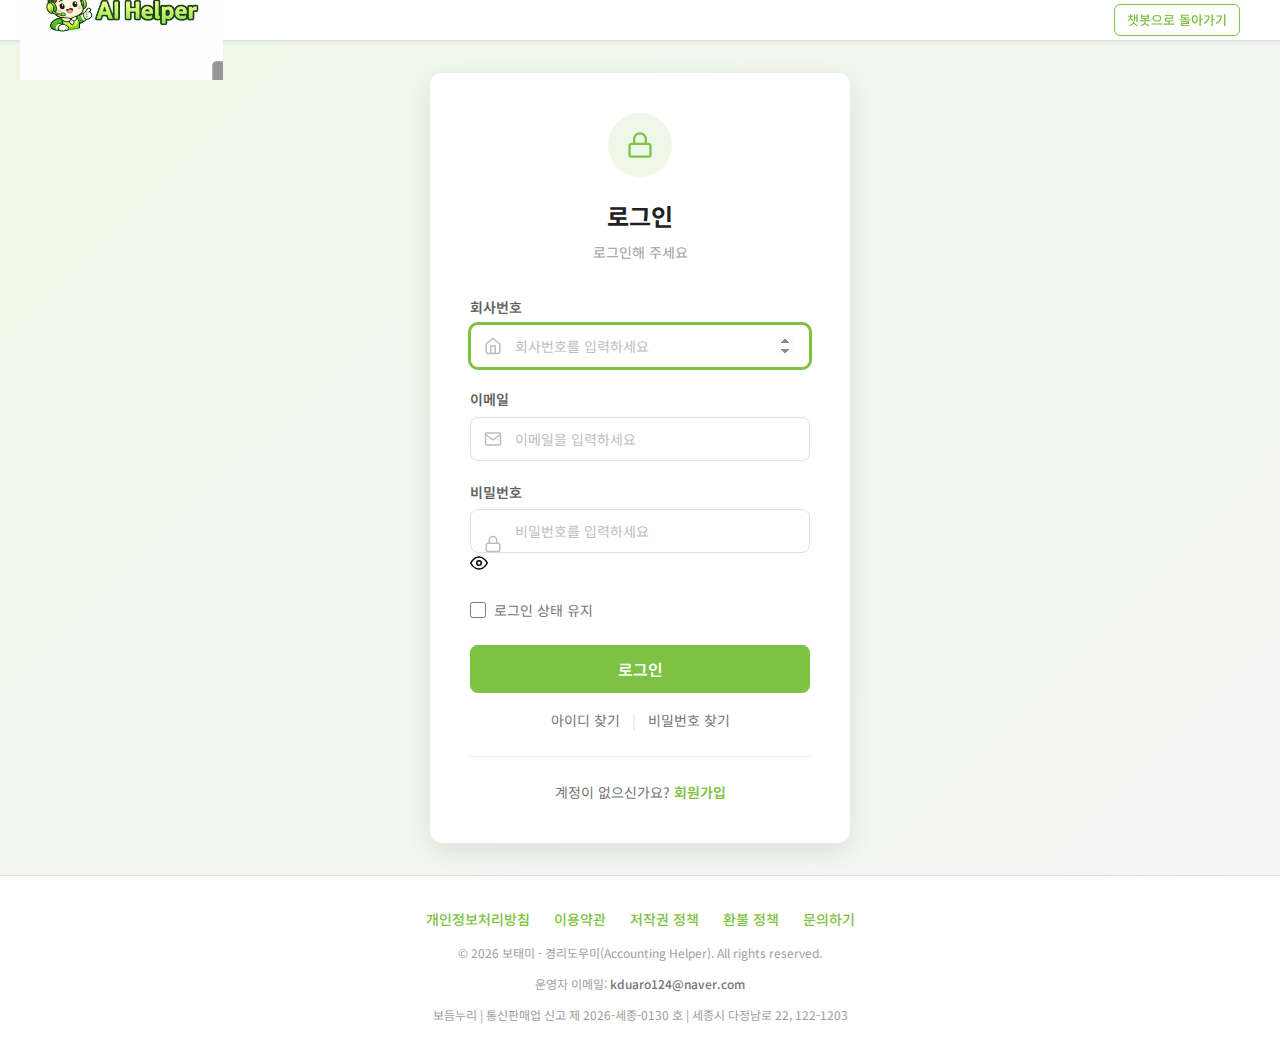
<file: admin.html>
<!DOCTYPE html>
<html lang="ko">
<head>
    <meta charset="UTF-8">
    <meta name="viewport" content="width=device-width, initial-scale=1.0">
    <title>관리자 - 보태미 경리도우미</title>
    <link rel="icon" type="image/png" href="/assets/images/logo.png">
    <link rel="stylesheet" href="/css/common.css?v=7">
    <link rel="stylesheet" href="/css/admin.css?v=7">
</head>
<body>
    <a href="#main-content" class="skip-link">본문으로 건너뛰기</a>

    <header class="header" role="banner">
        <div class="header-left">
            <a href="/" class="header-logo" aria-label="보태미 경리도우미 홈으로 이동">
                <img src="/assets/images/logo.png" alt="보태미 로고" aria-hidden="true">
                <span>경리언니들 제가 도와드릴께요~ 힘내세요!</span>
            </a>
        </div>
        <div class="header-right">
            <span id="headerCompanyName" style="font-size:var(--text-sm);color:var(--primary);font-weight:600"></span>
            <span id="adminUsername" style="font-size:var(--text-sm);color:var(--gray-600)"></span>
            <span id="roleBadge" class="role-badge" style="display:none"></span>
            <button id="profileBtn" class="btn btn-outline btn-sm" aria-label="내 정보">내 정보</button>
            <a href="/super-admin.html" id="superAdminLink" class="btn btn-outline btn-sm" style="display:none">수퍼관리</a>
            <a href="/" id="chatBotLink" class="btn btn-outline btn-sm">챗봇</a>
            <button id="logoutBtn" class="btn btn-sm" style="color:var(--gray-600)" aria-label="로그아웃">로그아웃</button>
        </div>
    </header>

    <main id="main-content" class="admin-container">
        <h1 class="admin-title">관리 대시보드</h1>

        <!-- Stats — 3 cards -->
        <div class="stats-grid" role="region" aria-label="통계 요약">
            <div class="stat-card">
                <div class="stat-icon blue" aria-hidden="true">
                    <svg width="24" height="24" viewBox="0 0 24 24" fill="none" stroke="currentColor" stroke-width="2"><circle cx="12" cy="12" r="10"/><path d="M9.09 9a3 3 0 0 1 5.83 1c0 2-3 3-3 3"/><line x1="12" y1="17" x2="12.01" y2="17"/></svg>
                </div>
                <div class="stat-info">
                    <h4>총 Q&A</h4>
                    <div class="stat-value" id="statTotal" aria-live="polite">
                        <span class="stat-loading" aria-label="로딩 중"></span>
                    </div>
                </div>
            </div>
            <div class="stat-card">
                <div class="stat-icon green" aria-hidden="true">
                    <svg width="24" height="24" viewBox="0 0 24 24" fill="none" stroke="currentColor" stroke-width="2"><path d="M22 11.08V12a10 10 0 1 1-5.93-9.14"/><polyline points="22 4 12 14.01 9 11.01"/></svg>
                </div>
                <div class="stat-info">
                    <h4>활성 Q&A</h4>
                    <div class="stat-value" id="statActive" aria-live="polite">
                        <span class="stat-loading" aria-label="로딩 중"></span>
                    </div>
                </div>
            </div>
            <div class="stat-card">
                <div class="stat-icon orange" aria-hidden="true">
                    <svg width="24" height="24" viewBox="0 0 24 24" fill="none" stroke="currentColor" stroke-width="2"><path d="M21 15a2 2 0 0 1-2 2H7l-4 4V5a2 2 0 0 1 2-2h14a2 2 0 0 1 2 2z"/></svg>
                </div>
                <div class="stat-info">
                    <h4>오늘의 대화</h4>
                    <div class="stat-value" id="statToday" aria-live="polite">
                        <span class="stat-loading" aria-label="로딩 중"></span>
                    </div>
                </div>
            </div>
            <div class="stat-card" id="subscriptionCard">
                <div class="stat-icon purple" aria-hidden="true">
                    <svg width="24" height="24" viewBox="0 0 24 24" fill="none" stroke="currentColor" stroke-width="2"><rect x="1" y="4" width="22" height="16" rx="2" ry="2"/><line x1="1" y1="10" x2="23" y2="10"/></svg>
                </div>
                <div class="stat-info">
                    <h4>구독 상태</h4>
                    <div class="stat-value" id="statSubscription" aria-live="polite">
                        <span class="stat-loading" aria-label="로딩 중"></span>
                    </div>
                </div>
            </div>
        </div>

        <!-- Tab Navigation -->
        <div class="tab-nav" role="tablist" aria-label="관리 탭">
            <button class="tab-btn active" role="tab" aria-selected="true" data-tab="qa" id="tabQa">Q&A 관리</button>
            <button class="tab-btn" role="tab" aria-selected="false" data-tab="admins" id="tabAdmins" style="display:none">관리자 관리</button>
            <button class="tab-btn" role="tab" aria-selected="false" data-tab="logs" id="tabLogs">활동 로그</button>
        </div>

        <!-- Tab: Q&A Management -->
        <div class="tab-content active" id="tabContentQa" role="tabpanel">
            <!-- Toolbar -->
            <div class="toolbar" role="toolbar" aria-label="Q&A 검색 및 필터">
                <div class="search-wrap">
                    <svg class="search-icon" width="16" height="16" viewBox="0 0 24 24" fill="none" stroke="currentColor" stroke-width="2" aria-hidden="true"><circle cx="11" cy="11" r="8"/><line x1="21" y1="21" x2="16.65" y2="16.65"/></svg>
                    <label for="searchInput" class="sr-only">검색</label>
                    <input type="text" id="searchInput" class="form-control search-input" placeholder="질문, 답변, 키워드 검색..." aria-label="Q&A 검색">
                </div>
                <label for="categoryFilter" class="sr-only">카테고리 필터</label>
                <select id="categoryFilter" class="form-control" aria-label="카테고리 필터">
                    <option value="">전체 카테고리</option>
                    <option value="이주정산">이주정산</option>
                    <option value="관리비">관리비</option>
                    <option value="회계처리">회계처리</option>
                    <option value="기타">기타</option>
                </select>
                <label for="statusFilter" class="sr-only">상태 필터</label>
                <select id="statusFilter" class="form-control" aria-label="상태 필터">
                    <option value="">전체 상태</option>
                    <option value="active">활성</option>
                    <option value="inactive">비활성</option>
                </select>
                <label for="companyFilter" class="sr-only">회사 필터</label>
                <select id="companyFilter" class="form-control" aria-label="회사 필터" style="display:none">
                    <option value="">전체 회사</option>
                </select>
                <button class="btn btn-primary" id="addQaBtn" onclick="openCreateModal()" aria-label="새 Q&A 추가">
                    <svg width="16" height="16" viewBox="0 0 24 24" fill="none" stroke="currentColor" stroke-width="2" aria-hidden="true"><line x1="12" y1="5" x2="12" y2="19"/><line x1="5" y1="12" x2="19" y2="12"/></svg>
                    새 Q&A 추가
                </button>
            </div>

            <!-- Table -->
            <div class="qa-table-wrap" id="qaTableWrap">
                <div class="table-loading" id="tableLoading" role="status" aria-label="데이터 로딩 중">
                    <div class="table-spinner" aria-hidden="true"></div>
                </div>
                <div class="table-wrap">
                    <table class="qa-table" aria-label="Q&A 목록">
                        <thead>
                            <tr>
                                <th scope="col" style="width:50px">ID</th>
                                <th scope="col" style="width:80px">카테고리</th>
                                <th scope="col" style="width:120px;display:none" id="companyColHeader">회사</th>
                                <th scope="col" class="col-question">질문</th>
                                <th scope="col" class="col-answer">답변 미리보기</th>
                                <th scope="col" style="width:60px">상태</th>
                                <th scope="col" style="width:100px" class="col-date">수정일</th>
                                <th scope="col" style="width:120px" class="col-actions">작업</th>
                            </tr>
                        </thead>
                        <tbody id="qaTableBody">
                        </tbody>
                    </table>
                </div>
                <div id="emptyState" class="empty-state" style="display:none" role="status">
                    <svg width="48" height="48" viewBox="0 0 24 24" fill="none" stroke="currentColor" stroke-width="1.5" aria-hidden="true"><circle cx="12" cy="12" r="10"/><path d="M9.09 9a3 3 0 0 1 5.83 1c0 2-3 3-3 3"/><line x1="12" y1="17" x2="12.01" y2="17"/></svg>
                    <p>등록된 Q&A가 없습니다.</p>
                </div>
                <nav class="pagination" id="pagination" aria-label="페이지 내비게이션"></nav>
            </div>
        </div>

        <!-- Tab: Admin Management -->
        <div class="tab-content" id="tabContentAdmins" role="tabpanel" style="display:none">
            <div class="toolbar">
                <h3 style="margin:0;font-size:var(--text-base)">관리자 목록</h3>
                <button class="btn btn-primary" id="addAdminBtn" onclick="openAdminModal()">
                    <svg width="16" height="16" viewBox="0 0 24 24" fill="none" stroke="currentColor" stroke-width="2" aria-hidden="true"><line x1="12" y1="5" x2="12" y2="19"/><line x1="5" y1="12" x2="19" y2="12"/></svg>
                    관리자 추가
                </button>
            </div>
            <div class="qa-table-wrap">
                <div class="table-wrap">
                    <table class="qa-table" aria-label="관리자 목록">
                        <thead>
                            <tr>
                                <th scope="col" style="width:50px">ID</th>
                                <th scope="col">이메일</th>
                                <th scope="col">이름</th>
                                <th scope="col" style="width:80px">역할</th>
                                <th scope="col" style="width:60px">상태</th>
                                <th scope="col" style="width:150px">작업</th>
                            </tr>
                        </thead>
                        <tbody id="adminTableBody">
                        </tbody>
                    </table>
                </div>
            </div>
        </div>

        <!-- Tab: Activity Logs -->
        <div class="tab-content" id="tabContentLogs" role="tabpanel" style="display:none">
            <div class="toolbar">
                <h3 style="margin:0;font-size:var(--text-base)">활동 로그</h3>
            </div>
            <div class="qa-table-wrap">
                <div class="table-wrap">
                    <table class="qa-table" aria-label="활동 로그">
                        <thead>
                            <tr>
                                <th scope="col" style="width:50px">ID</th>
                                <th scope="col" style="width:120px">작업 유형</th>
                                <th scope="col" style="width:100px">대상</th>
                                <th scope="col">상세</th>
                                <th scope="col" style="width:140px">시간</th>
                            </tr>
                        </thead>
                        <tbody id="logTableBody">
                        </tbody>
                    </table>
                </div>
                <div id="logEmptyState" class="empty-state" style="display:none">
                    <p>활동 로그가 없습니다.</p>
                </div>
                <nav class="pagination" id="logPagination" aria-label="로그 페이지 내비게이션"></nav>
            </div>
        </div>
    </main>

    <!-- Create/Edit QA Modal -->
    <div class="modal-overlay" id="qaModal" role="dialog" aria-modal="true" aria-labelledby="modalTitle">
        <div class="modal">
            <div class="modal-header">
                <h3 id="modalTitle">새 Q&A 등록</h3>
                <button class="modal-close" onclick="closeModal()" aria-label="닫기">&times;</button>
            </div>
            <div class="modal-body">
                <input type="hidden" id="editQaId">
                <div class="form-group" id="modalCompanyGroup" style="display:none">
                    <label for="modalCompany">회사 <span class="required" aria-hidden="true">*</span></label>
                    <select id="modalCompany" class="form-control" aria-required="true"></select>
                </div>
                <div class="form-group">
                    <label for="modalCategory">카테고리 <span class="required" aria-hidden="true">*</span></label>
                    <select id="modalCategory" class="form-control" aria-required="true">
                        <option value="이주정산">이주정산</option>
                        <option value="관리비">관리비</option>
                        <option value="회계처리">회계처리</option>
                        <option value="기타">기타</option>
                    </select>
                </div>
                <div class="form-group">
                    <label for="modalQuestion">질문 <span class="required" aria-hidden="true">*</span></label>
                    <textarea id="modalQuestion" class="form-control" rows="3" placeholder="질문을 입력하세요 (최소 5자)" minlength="5" aria-required="true" aria-describedby="questionHint"></textarea>
                    <div class="field-hint" id="questionHint" aria-live="polite"></div>
                    <div class="duplicate-warn" id="duplicateWarn" style="display:none" role="alert"></div>
                </div>
                <div class="form-group">
                    <label for="modalAnswer">답변 <span class="required" aria-hidden="true">*</span></label>
                    <textarea id="modalAnswer" class="form-control" rows="5" placeholder="답변을 입력하세요 (최소 10자)" minlength="10" aria-required="true" aria-describedby="answerHint"></textarea>
                    <div class="field-hint" id="answerHint" aria-live="polite"></div>
                </div>
                <div class="form-group">
                    <label for="modalKeywords">키워드 (쉼표로 구분)</label>
                    <input type="text" id="modalKeywords" class="form-control" placeholder="예: 부가세,신고,기한">
                </div>
                <div class="form-group form-check">
                    <input type="checkbox" id="modalActive" checked>
                    <label for="modalActive">활성화</label>
                </div>
            </div>
            <div class="modal-footer">
                <button class="btn btn-outline" onclick="closeModal()">취소</button>
                <button class="btn btn-primary" id="modalSaveBtn" onclick="saveQa()" aria-label="저장">
                    <span class="btn-text">저장</span>
                    <span class="btn-spinner" aria-hidden="true"></span>
                </button>
            </div>
        </div>
    </div>

    <!-- Admin Modal -->
    <div class="modal-overlay" id="adminModal" role="dialog" aria-modal="true" aria-labelledby="adminModalTitle">
        <div class="modal">
            <div class="modal-header">
                <h3 id="adminModalTitle">관리자 추가</h3>
                <button class="modal-close" onclick="closeAdminModal()" aria-label="닫기">&times;</button>
            </div>
            <div class="modal-body">
                <input type="hidden" id="editAdminId">
                <div class="form-group">
                    <label for="adminEmail">이메일 <span class="required">*</span></label>
                    <input type="email" id="adminEmail" class="form-control" placeholder="이메일을 입력하세요" required>
                </div>
                <div class="form-group" id="adminPasswordGroup">
                    <label for="adminPassword">비밀번호 <span class="required">*</span></label>
                    <input type="password" id="adminPassword" class="form-control" placeholder="비밀번호를 입력하세요" required>
                </div>
                <div class="form-group">
                    <label for="adminFullName">이름</label>
                    <input type="text" id="adminFullName" class="form-control" placeholder="이름을 입력하세요">
                </div>
                <div class="form-group">
                    <label for="adminPhone">전화번호</label>
                    <input type="text" id="adminPhone" class="form-control" placeholder="전화번호를 입력하세요">
                </div>
                <div class="form-group">
                    <label for="adminDepartment">부서</label>
                    <input type="text" id="adminDepartment" class="form-control" placeholder="부서를 입력하세요">
                </div>
                <div class="form-group">
                    <label for="adminPosition">직급</label>
                    <input type="text" id="adminPosition" class="form-control" placeholder="직급을 입력하세요">
                </div>
                <input type="hidden" id="adminRole" value="admin">
            </div>
            <div class="modal-footer">
                <button class="btn btn-outline" onclick="closeAdminModal()">취소</button>
                <button class="btn btn-primary" id="adminSaveBtn" onclick="saveAdmin()">저장</button>
            </div>
        </div>
    </div>

    <!-- Delete Confirm -->
    <div class="confirm-overlay" id="deleteConfirm" role="alertdialog" aria-modal="true" aria-labelledby="deleteConfirmTitle" aria-describedby="deleteConfirmDesc">
        <div class="confirm-dialog">
            <div class="confirm-icon" aria-hidden="true">
                <svg width="28" height="28" viewBox="0 0 24 24" fill="none" stroke="currentColor" stroke-width="2"><circle cx="12" cy="12" r="10"/><line x1="12" y1="8" x2="12" y2="12"/><line x1="12" y1="16" x2="12.01" y2="16"/></svg>
            </div>
            <h3 id="deleteConfirmTitle">삭제 확인</h3>
            <p id="deleteConfirmDesc">정말 삭제하시겠습니까?<br>이 작업은 되돌릴 수 없습니다.</p>
            <div class="actions">
                <button class="btn btn-outline" onclick="closeDeleteConfirm()">취소</button>
                <button class="btn btn-danger" id="confirmDeleteBtn" aria-label="삭제 확인">삭제</button>
            </div>
        </div>
    </div>

    <!-- Profile Modal -->
    <div class="modal-overlay" id="profileModal" role="dialog" aria-modal="true" aria-labelledby="profileModalTitle">
        <div class="modal">
            <div class="modal-header">
                <h3 id="profileModalTitle">내 정보 수정</h3>
                <button class="modal-close" onclick="closeProfileModal()" aria-label="닫기">&times;</button>
            </div>
            <div class="modal-body">
                <p style="font-size:var(--text-sm);color:var(--gray-500);margin-bottom:0.75rem;font-weight:600">회사 정보</p>
                <div class="form-group">
                    <label for="profileCompanyName">회사명</label>
                    <input type="text" id="profileCompanyName" class="form-control" placeholder="회사명을 입력하세요">
                </div>
                <div class="form-group">
                    <label for="profileCompanyAddress">회사 주소</label>
                    <input type="text" id="profileCompanyAddress" class="form-control" placeholder="회사 주소를 입력하세요">
                </div>
                <hr style="margin:1.25rem 0;border:0;border-top:1px solid var(--gray-200)">
                <p style="font-size:var(--text-sm);color:var(--gray-500);margin-bottom:0.75rem;font-weight:600">내 정보</p>
                <div class="form-group">
                    <label for="profileEmail">이메일</label>
                    <input type="email" id="profileEmail" class="form-control" disabled style="background:var(--gray-100)">
                </div>
                <div class="form-group">
                    <label for="profileFullName">이름</label>
                    <input type="text" id="profileFullName" class="form-control" placeholder="이름을 입력하세요">
                </div>
                <div class="form-group">
                    <label for="profilePhone">전화번호</label>
                    <input type="text" id="profilePhone" class="form-control" placeholder="전화번호를 입력하세요">
                </div>
                <hr style="margin:1.25rem 0;border:0;border-top:1px solid var(--gray-200)">
                <p style="font-size:var(--text-sm);color:var(--gray-500);margin-bottom:0.75rem">비밀번호를 변경하려면 아래를 입력하세요.</p>
                <div class="form-group">
                    <label for="profileCurrentPw">현재 비밀번호</label>
                    <input type="password" id="profileCurrentPw" class="form-control" placeholder="현재 비밀번호" autocomplete="current-password">
                </div>
                <div class="form-group">
                    <label for="profileNewPw">새 비밀번호</label>
                    <input type="password" id="profileNewPw" class="form-control" placeholder="새 비밀번호 (8자 이상)" autocomplete="new-password">
                </div>
                <div class="form-group">
                    <label for="profileNewPwConfirm">새 비밀번호 확인</label>
                    <input type="password" id="profileNewPwConfirm" class="form-control" placeholder="새 비밀번호 확인" autocomplete="new-password">
                </div>
            </div>
            <div class="modal-footer">
                <button class="btn btn-outline" onclick="closeProfileModal()">취소</button>
                <button class="btn btn-primary" id="profileSaveBtn" onclick="saveProfile()">저장</button>
            </div>
        </div>
    </div>

    <!-- Toast container -->
    <div class="toast-container" id="toastContainer" aria-live="polite" aria-atomic="true"></div>

    <footer class="site-footer" role="contentinfo">
        <div class="footer-inner">
            <nav class="footer-links" aria-label="정책 링크">
                <a href="/privacy.html">개인정보처리방침</a>
                <a href="/terms.html">이용약관</a>
                <a href="/copyright.html">저작권 정책</a>
                <a href="/refund-policy.html">환불 정책</a>
                <a href="/contact.html">문의하기</a>
            </nav>
            <p class="footer-copyright">&copy; 2026 보태미 - 경리도우미(Accounting Helper). All rights reserved.</p>
            <p class="footer-contact">운영자 이메일: <a href="mailto:kduaro124@naver.com">kduaro124@naver.com</a></p>
            <p class="footer-business-info">보듬누리 | 통신판매업 신고 제 2026-세종-0130 호 | 세종시 다정남로 22, 122-1203</p>
        </div>
    </footer>

    <script src="/js/api.js?v=7"></script>
    <script src="/js/admin.js?v=7"></script>
</body>
</html>
</file>
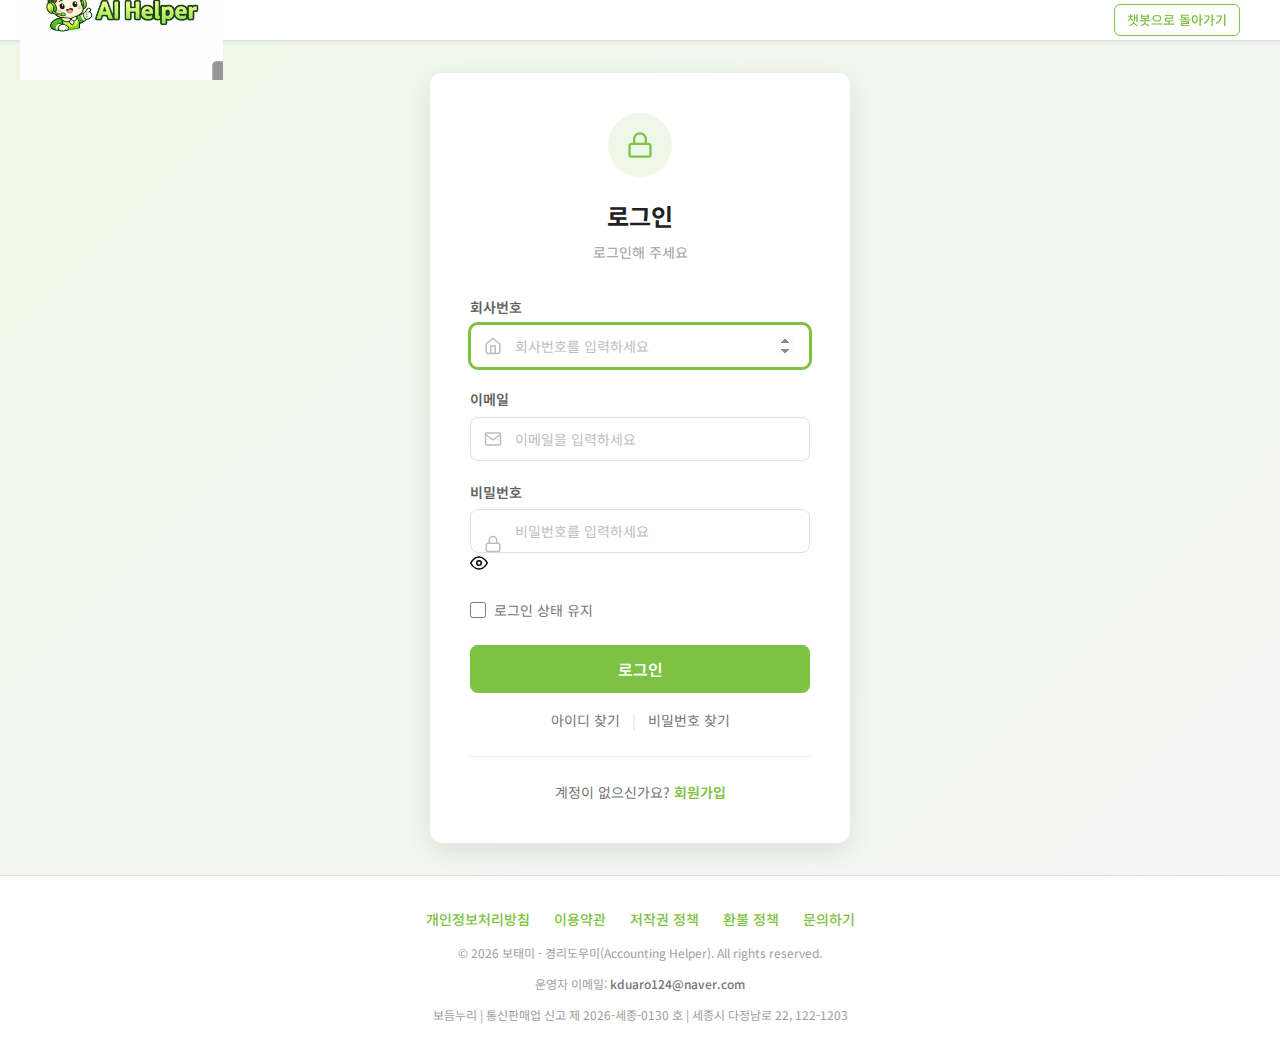
<file: billing.html>
<!DOCTYPE html>
<html lang="ko">
<head>
    <meta charset="UTF-8">
    <meta name="viewport" content="width=device-width, initial-scale=1.0">
    <title>구독 관리 - AI Helper 경리도우미</title>
    <link rel="icon" type="image/png" href="/assets/images/logo.png">
    <link rel="stylesheet" href="/css/common.css?v=10">
    <link rel="stylesheet" href="/css/billing.css?v=8">
    <script src="https://js.tosspayments.com/v1/payment"></script>
</head>
<body>
    <a href="#main-content" class="skip-link">본문으로 건너뛰기</a>

    <header class="header" role="banner">
        <div class="header-left">
            <a href="/" class="header-logo" aria-label="AI Helper 경리도우미 홈으로 이동">
                <img src="/assets/images/logo.png" alt="AI Helper 로고" aria-hidden="true">
            </a>
            <nav class="header-nav" aria-label="메인 내비게이션">
                <a href="/">AI 챗봇</a>
                <a href="/super-admin.html" id="superAdminLink" style="display:none">수퍼관리</a>
            </nav>
        </div>
        <div class="header-right">
            <span id="companyLabel" class="company-label" style="display:none;"></span>
            <a href="/admin.html" class="btn btn-outline btn-sm" id="adminLink">관리자</a>
        </div>
    </header>

    <main id="main-content" class="billing-container">
        <h1 class="billing-title">구독 관리</h1>

        <!-- 알림 메시지 -->
        <div id="billingAlert" class="billing-alert" role="alert" aria-live="polite" style="display:none;">
            <span id="billingAlertMsg"></span>
        </div>

        <!-- 로딩 -->
        <div id="billingLoading" class="billing-loading">
            <div class="billing-spinner"></div>
            <p>구독 정보를 불러오는 중...</p>
        </div>

        <!-- 구독 상태 카드 -->
        <section id="subscriptionStatus" class="billing-section" style="display:none;">
            <div class="status-card">
                <div class="status-header">
                    <h2>현재 구독</h2>
                    <span id="statusBadge" class="badge"></span>
                </div>
                <div class="status-body">
                    <div class="status-row">
                        <span class="status-label">플랜</span>
                        <span id="planName" class="status-value">-</span>
                    </div>
                    <div class="status-row">
                        <span class="status-label">등록 카드</span>
                        <span id="cardInfo" class="status-value">-</span>
                    </div>
                    <div class="status-row">
                        <span class="status-label">다음 결제일</span>
                        <span id="nextPayDate" class="status-value">-</span>
                    </div>
                </div>
                <div class="status-actions">
                    <button id="changeCardBtn" class="btn btn-outline btn-sm">카드 변경</button>
                    <button id="cancelSubBtn" class="btn btn-danger btn-sm">구독 해지</button>
                </div>
            </div>
        </section>

        <!-- 플랜 선택 -->
        <section id="planSection" class="billing-section" style="display:none;">
            <h2 class="section-title">요금제</h2>
            <div class="plan-grid">
                <div class="plan-card" data-plan="basic">
                    <div class="plan-badge">베이직</div>
                    <div class="plan-price">
                        <span class="price-amount">49,000</span>
                        <span class="price-unit">원/월</span>
                    </div>
                    <p class="plan-price-note">VAT 별도</p>
                    <ul class="plan-features">
                        <li>AI 경리 고객응대 무제한</li>
                        <li>Q&A 등록 및 관리</li>
                        <li>기본 관리비 안내</li>
                    </ul>
                    <div class="plan-actions">
                        <button id="subscribeBtn" class="btn btn-primary plan-select-btn">구독 신청</button>
                    </div>
                </div>
            </div>

            <!-- 정책 안내 -->
            <div class="billing-policy">
                <h3>이용 안내</h3>
                <ul>
                    <li>첫 결제 후 7일 이내 전액 환불 가능합니다.</li>
                    <li>언제든 다음 달부터 구독 해지가 가능합니다.</li>
                    <li>결제 금액: 49,000원 + VAT 4,900원 = 53,900원</li>
                </ul>
            </div>
        </section>
    </main>

    <footer class="site-footer" role="contentinfo">
        <div class="footer-inner">
            <nav class="footer-links" aria-label="정책 링크">
                <a href="/privacy.html">개인정보처리방침</a>
                <a href="/terms.html">이용약관</a>
                <a href="/copyright.html">저작권 정책</a>
                <a href="/refund-policy.html">환불 정책</a>
                <a href="/contact.html">문의하기</a>
            </nav>
            <p class="footer-copyright">&copy; 2026 AI Helper - 경리도우미(Accounting Helper). All rights reserved.</p>
            <p class="footer-contact">운영자 이메일: <a href="mailto:kduaro124@naver.com">kduaro124@naver.com</a></p>
            <p class="footer-business-info">보듬누리 | 통신판매업 신고 제 2026-세종-0130 호 | 세종시 다정남로 22, 122-1203</p>
        </div>
    </footer>

    <script src="/js/api.js?v=8"></script>
    <script src="/js/billing.js?v=8"></script>
</body>
</html>
</file>
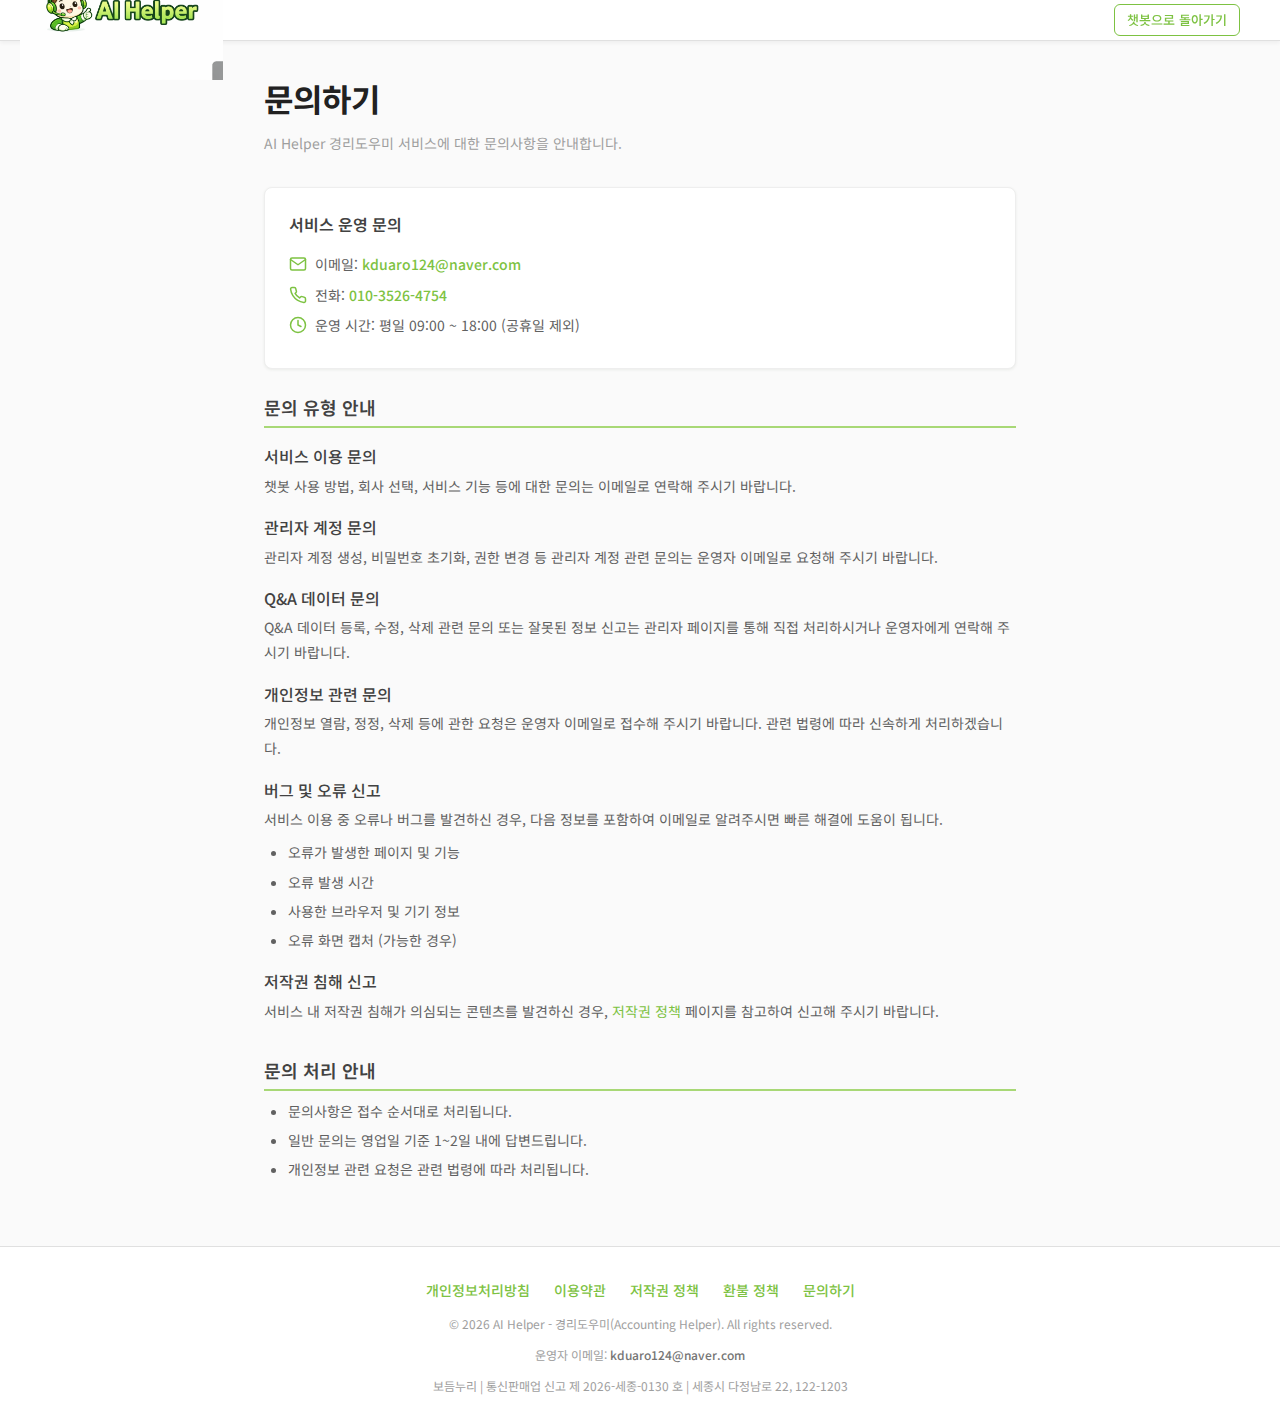
<file: contact.html>
<!DOCTYPE html>
<html lang="ko">
<head>
    <meta charset="UTF-8">
    <meta name="viewport" content="width=device-width, initial-scale=1.0">
    <title>문의하기 - AI Helper 경리도우미</title>
    <link rel="icon" type="image/png" href="/assets/images/logo.png">
    <link rel="stylesheet" href="/css/common.css?v=7">
    <link rel="stylesheet" href="/css/policy.css?v=7">
</head>
<body>
    <a href="#main-content" class="skip-link">본문으로 건너뛰기</a>

    <header class="header" role="banner">
        <div class="header-left">
            <a href="/" class="header-logo" aria-label="AI Helper 경리도우미 홈으로 이동">
                <img src="/assets/images/logo.png" alt="AI Helper 로고" aria-hidden="true">
            </a>
        </div>
        <div class="header-right">
            <a href="/" class="btn btn-outline btn-sm" onclick="var c=sessionStorage.getItem('last_company');if(c){this.href='/?company='+c}">챗봇으로 돌아가기</a>
        </div>
    </header>

    <main id="main-content" class="policy-container">
        <h1 class="policy-title">문의하기</h1>
        <p class="policy-date">AI Helper 경리도우미 서비스에 대한 문의사항을 안내합니다.</p>

        <div class="contact-info-card">
            <h3>서비스 운영 문의</h3>
            <div class="contact-row">
                <svg width="18" height="18" viewBox="0 0 24 24" fill="none" stroke="currentColor" stroke-width="2" stroke-linecap="round" stroke-linejoin="round" aria-hidden="true"><path d="M4 4h16c1.1 0 2 .9 2 2v12c0 1.1-.9 2-2 2H4c-1.1 0-2-.9-2-2V6c0-1.1.9-2 2-2z"/><polyline points="22,6 12,13 2,6"/></svg>
                <span>이메일: <a href="mailto:kduaro124@naver.com">kduaro124@naver.com</a></span>
            </div>
            <div class="contact-row">
                <svg width="18" height="18" viewBox="0 0 24 24" fill="none" stroke="currentColor" stroke-width="2" stroke-linecap="round" stroke-linejoin="round" aria-hidden="true"><path d="M22 16.92v3a2 2 0 0 1-2.18 2 19.79 19.79 0 0 1-8.63-3.07 19.5 19.5 0 0 1-6-6 19.79 19.79 0 0 1-3.07-8.67A2 2 0 0 1 4.11 2h3a2 2 0 0 1 2 1.72 12.84 12.84 0 0 0 .7 2.81 2 2 0 0 1-.45 2.11L8.09 9.91a16 16 0 0 0 6 6l1.27-1.27a2 2 0 0 1 2.11-.45 12.84 12.84 0 0 0 2.81.7A2 2 0 0 1 22 16.92z"/></svg>
                <span>전화: <a href="tel:010-3526-4754">010-3526-4754</a></span>
            </div>
            <div class="contact-row">
                <svg width="18" height="18" viewBox="0 0 24 24" fill="none" stroke="currentColor" stroke-width="2" stroke-linecap="round" stroke-linejoin="round" aria-hidden="true"><circle cx="12" cy="12" r="10"/><polyline points="12 6 12 12 16 14"/></svg>
                <span>운영 시간: 평일 09:00 ~ 18:00 (공휴일 제외)</span>
            </div>
        </div>

        <section class="policy-section">
            <h2>문의 유형 안내</h2>

            <h3>서비스 이용 문의</h3>
            <p>챗봇 사용 방법, 회사 선택, 서비스 기능 등에 대한 문의는 이메일로 연락해 주시기 바랍니다.</p>

            <h3>관리자 계정 문의</h3>
            <p>관리자 계정 생성, 비밀번호 초기화, 권한 변경 등 관리자 계정 관련 문의는 운영자 이메일로 요청해 주시기 바랍니다.</p>

            <h3>Q&A 데이터 문의</h3>
            <p>Q&A 데이터 등록, 수정, 삭제 관련 문의 또는 잘못된 정보 신고는 관리자 페이지를 통해 직접 처리하시거나 운영자에게 연락해 주시기 바랍니다.</p>

            <h3>개인정보 관련 문의</h3>
            <p>개인정보 열람, 정정, 삭제 등에 관한 요청은 운영자 이메일로 접수해 주시기 바랍니다. 관련 법령에 따라 신속하게 처리하겠습니다.</p>

            <h3>버그 및 오류 신고</h3>
            <p>서비스 이용 중 오류나 버그를 발견하신 경우, 다음 정보를 포함하여 이메일로 알려주시면 빠른 해결에 도움이 됩니다.</p>
            <ul>
                <li>오류가 발생한 페이지 및 기능</li>
                <li>오류 발생 시간</li>
                <li>사용한 브라우저 및 기기 정보</li>
                <li>오류 화면 캡처 (가능한 경우)</li>
            </ul>

            <h3>저작권 침해 신고</h3>
            <p>서비스 내 저작권 침해가 의심되는 콘텐츠를 발견하신 경우, <a href="/copyright.html">저작권 정책</a> 페이지를 참고하여 신고해 주시기 바랍니다.</p>
        </section>

        <section class="policy-section">
            <h2>문의 처리 안내</h2>
            <ul>
                <li>문의사항은 접수 순서대로 처리됩니다.</li>
                <li>일반 문의는 영업일 기준 1~2일 내에 답변드립니다.</li>
                <li>개인정보 관련 요청은 관련 법령에 따라 처리됩니다.</li>
            </ul>
        </section>
    </main>

    <footer class="site-footer" role="contentinfo">
        <div class="footer-inner">
            <nav class="footer-links" aria-label="정책 링크">
                <a href="/privacy.html">개인정보처리방침</a>
                <a href="/terms.html">이용약관</a>
                <a href="/copyright.html">저작권 정책</a>
                <a href="/refund-policy.html">환불 정책</a>
                <a href="/contact.html">문의하기</a>
            </nav>
            <p class="footer-copyright">&copy; 2026 AI Helper - 경리도우미(Accounting Helper). All rights reserved.</p>
            <p class="footer-contact">운영자 이메일: <a href="mailto:kduaro124@naver.com">kduaro124@naver.com</a></p>
            <p class="footer-business-info">보듬누리 | 통신판매업 신고 제 2026-세종-0130 호 | 세종시 다정남로 22, 122-1203</p>
        </div>
    </footer>
</body>
</html>
</file>
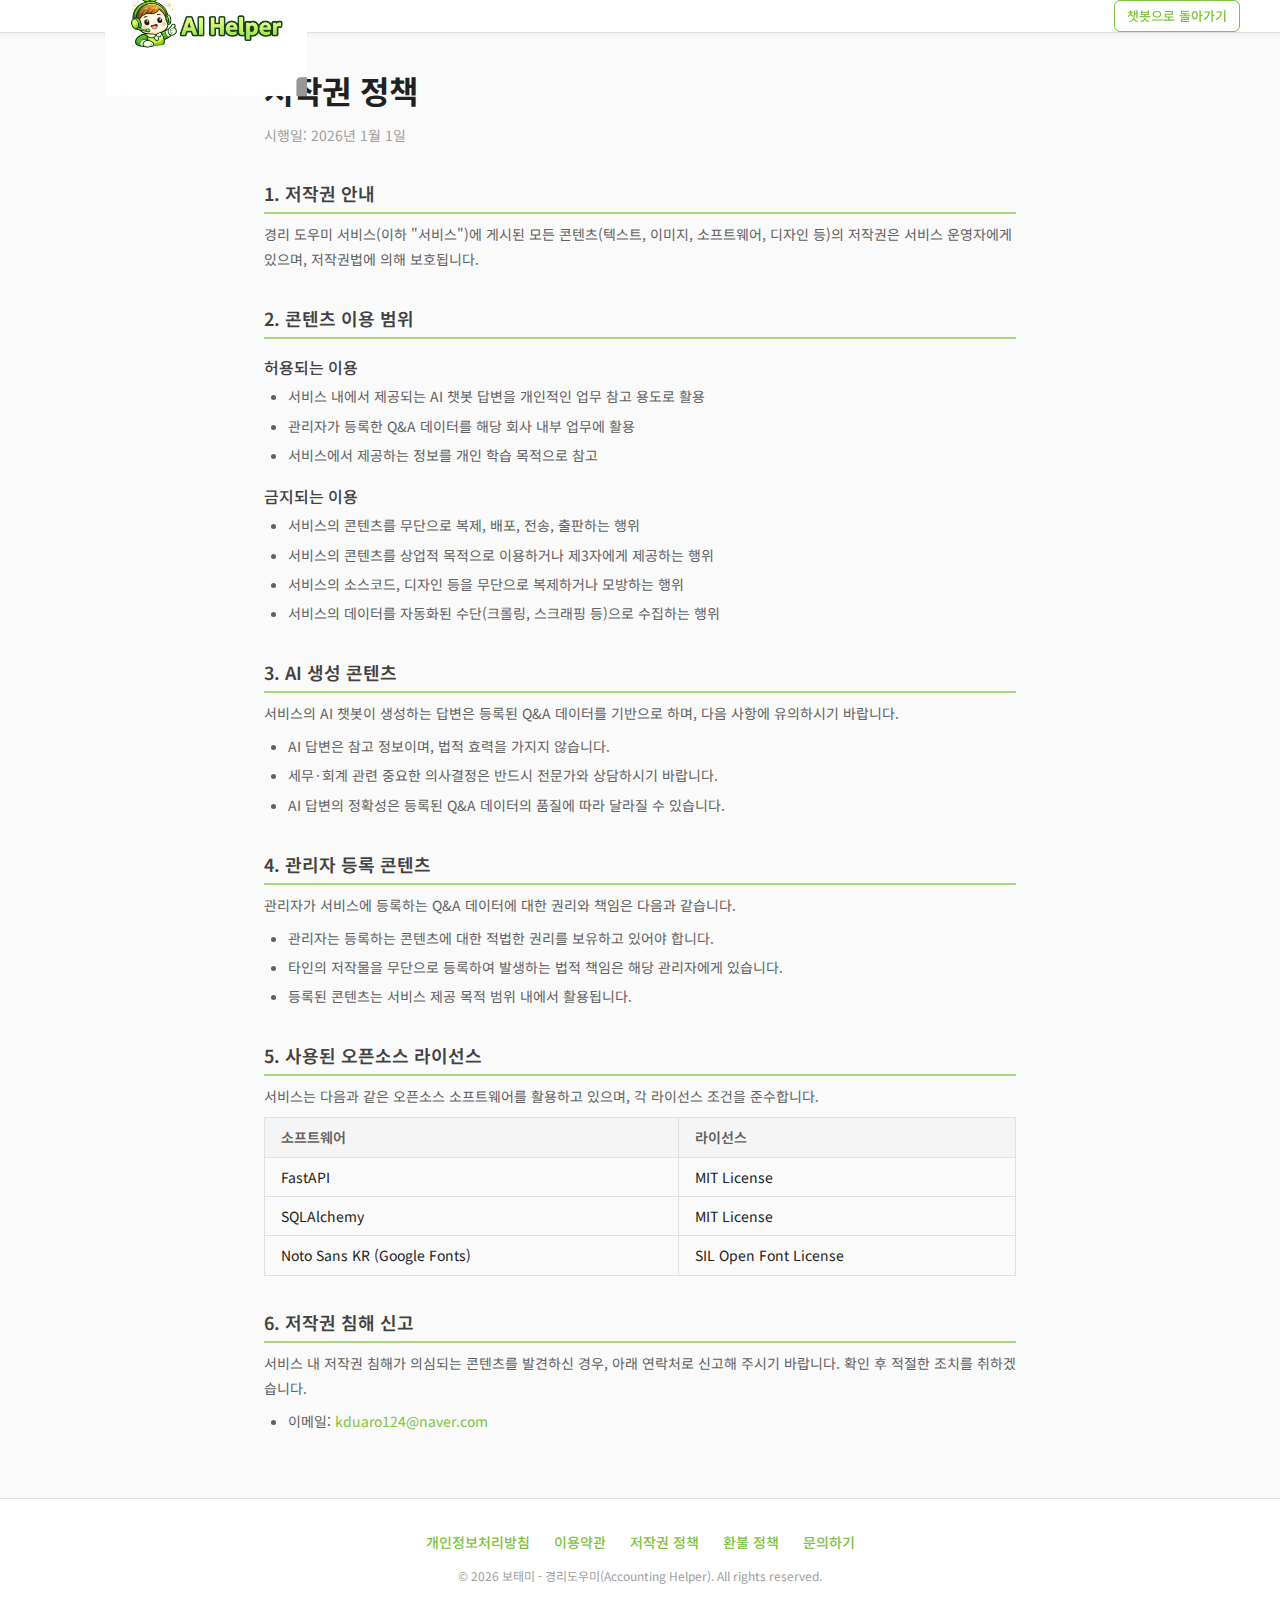
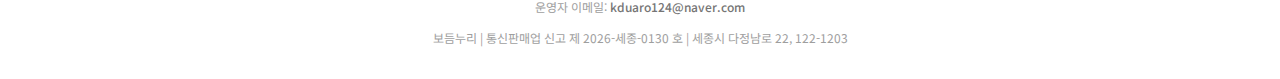
<file: copyright.html>
<!DOCTYPE html>
<html lang="ko">
<head>
    <meta charset="UTF-8">
    <meta name="viewport" content="width=device-width, initial-scale=1.0">
    <title>저작권 정책 - 보태미 경리도우미</title>
    <link rel="icon" type="image/png" href="/assets/images/logo.png">
    <link rel="stylesheet" href="/css/common.css?v=7">
    <link rel="stylesheet" href="/css/policy.css?v=7">
</head>
<body>
    <a href="#main-content" class="skip-link">본문으로 건너뛰기</a>

    <header class="header" role="banner">
        <div class="header-left">
            <a href="/" class="header-logo" aria-label="보태미 경리도우미 홈으로 이동">
                <img src="/assets/images/logo.png" alt="보태미 로고" aria-hidden="true">
                <span>경리언니들 제가 도와드릴께요~ 힘내세요!</span>
            </a>
        </div>
        <div class="header-right">
            <a href="/" class="btn btn-outline btn-sm" onclick="var c=sessionStorage.getItem('last_company');if(c){this.href='/?company='+c}">챗봇으로 돌아가기</a>
        </div>
    </header>

    <main id="main-content" class="policy-container">
        <h1 class="policy-title">저작권 정책</h1>
        <p class="policy-date">시행일: 2026년 1월 1일</p>

        <section class="policy-section">
            <h2>1. 저작권 안내</h2>
            <p>경리 도우미 서비스(이하 "서비스")에 게시된 모든 콘텐츠(텍스트, 이미지, 소프트웨어, 디자인 등)의 저작권은 서비스 운영자에게 있으며, 저작권법에 의해 보호됩니다.</p>
        </section>

        <section class="policy-section">
            <h2>2. 콘텐츠 이용 범위</h2>
            <h3>허용되는 이용</h3>
            <ul>
                <li>서비스 내에서 제공되는 AI 챗봇 답변을 개인적인 업무 참고 용도로 활용</li>
                <li>관리자가 등록한 Q&A 데이터를 해당 회사 내부 업무에 활용</li>
                <li>서비스에서 제공하는 정보를 개인 학습 목적으로 참고</li>
            </ul>
            <h3>금지되는 이용</h3>
            <ul>
                <li>서비스의 콘텐츠를 무단으로 복제, 배포, 전송, 출판하는 행위</li>
                <li>서비스의 콘텐츠를 상업적 목적으로 이용하거나 제3자에게 제공하는 행위</li>
                <li>서비스의 소스코드, 디자인 등을 무단으로 복제하거나 모방하는 행위</li>
                <li>서비스의 데이터를 자동화된 수단(크롤링, 스크래핑 등)으로 수집하는 행위</li>
            </ul>
        </section>

        <section class="policy-section">
            <h2>3. AI 생성 콘텐츠</h2>
            <p>서비스의 AI 챗봇이 생성하는 답변은 등록된 Q&A 데이터를 기반으로 하며, 다음 사항에 유의하시기 바랍니다.</p>
            <ul>
                <li>AI 답변은 참고 정보이며, 법적 효력을 가지지 않습니다.</li>
                <li>세무·회계 관련 중요한 의사결정은 반드시 전문가와 상담하시기 바랍니다.</li>
                <li>AI 답변의 정확성은 등록된 Q&A 데이터의 품질에 따라 달라질 수 있습니다.</li>
            </ul>
        </section>

        <section class="policy-section">
            <h2>4. 관리자 등록 콘텐츠</h2>
            <p>관리자가 서비스에 등록하는 Q&A 데이터에 대한 권리와 책임은 다음과 같습니다.</p>
            <ul>
                <li>관리자는 등록하는 콘텐츠에 대한 적법한 권리를 보유하고 있어야 합니다.</li>
                <li>타인의 저작물을 무단으로 등록하여 발생하는 법적 책임은 해당 관리자에게 있습니다.</li>
                <li>등록된 콘텐츠는 서비스 제공 목적 범위 내에서 활용됩니다.</li>
            </ul>
        </section>

        <section class="policy-section">
            <h2>5. 사용된 오픈소스 라이선스</h2>
            <p>서비스는 다음과 같은 오픈소스 소프트웨어를 활용하고 있으며, 각 라이선스 조건을 준수합니다.</p>
            <table>
                <thead>
                    <tr>
                        <th>소프트웨어</th>
                        <th>라이선스</th>
                    </tr>
                </thead>
                <tbody>
                    <tr>
                        <td>FastAPI</td>
                        <td>MIT License</td>
                    </tr>
                    <tr>
                        <td>SQLAlchemy</td>
                        <td>MIT License</td>
                    </tr>
                    <tr>
                        <td>Noto Sans KR (Google Fonts)</td>
                        <td>SIL Open Font License</td>
                    </tr>
                </tbody>
            </table>
        </section>

        <section class="policy-section">
            <h2>6. 저작권 침해 신고</h2>
            <p>서비스 내 저작권 침해가 의심되는 콘텐츠를 발견하신 경우, 아래 연락처로 신고해 주시기 바랍니다. 확인 후 적절한 조치를 취하겠습니다.</p>
            <ul>
                <li>이메일: <a href="mailto:kduaro124@naver.com">kduaro124@naver.com</a></li>
            </ul>
        </section>
    </main>

    <footer class="site-footer" role="contentinfo">
        <div class="footer-inner">
            <nav class="footer-links" aria-label="정책 링크">
                <a href="/privacy.html">개인정보처리방침</a>
                <a href="/terms.html">이용약관</a>
                <a href="/copyright.html">저작권 정책</a>
                <a href="/refund-policy.html">환불 정책</a>
                <a href="/contact.html">문의하기</a>
            </nav>
            <p class="footer-copyright">&copy; 2026 보태미 - 경리도우미(Accounting Helper). All rights reserved.</p>
            <p class="footer-contact">운영자 이메일: <a href="mailto:kduaro124@naver.com">kduaro124@naver.com</a></p>
            <p class="footer-business-info">보듬누리 | 통신판매업 신고 제 2026-세종-0130 호 | 세종시 다정남로 22, 122-1203</p>
        </div>
    </footer>
</body>
</html>
</file>
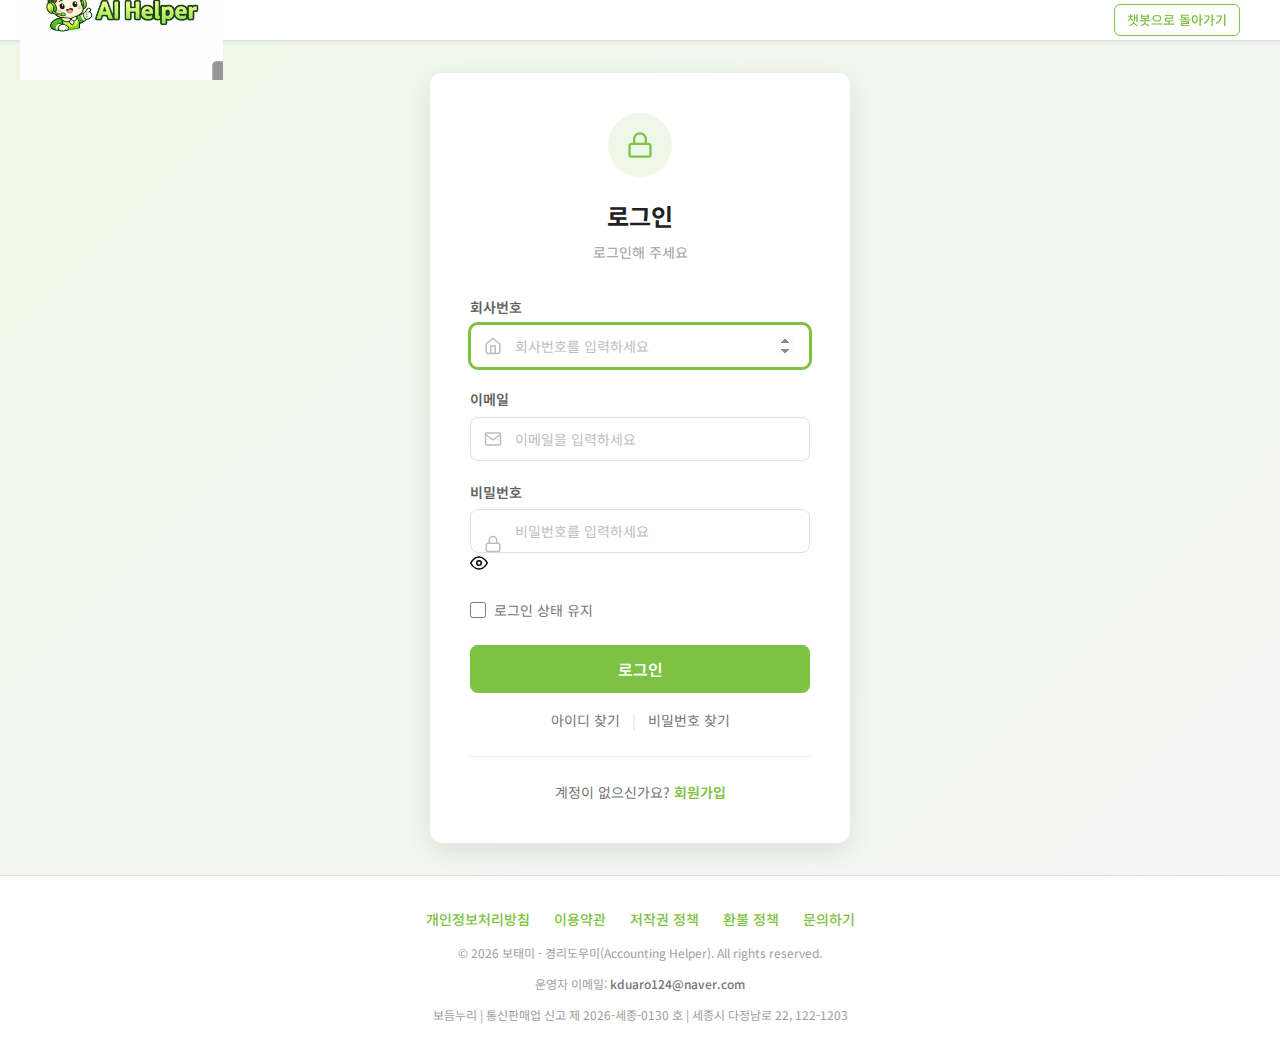
<file: login.html>
<!DOCTYPE html>
<html lang="ko">
<head>
    <meta charset="UTF-8">
    <meta name="viewport" content="width=device-width, initial-scale=1.0">
    <title>로그인 - 보태미 경리도우미</title>
    <link rel="icon" type="image/png" href="/assets/images/logo.png">
    <link rel="stylesheet" href="/css/common.css?v=7">
    <link rel="stylesheet" href="/css/login.css?v=7">
</head>
<body>
    <a href="#login-form" class="skip-link">로그인 폼으로 건너뛰기</a>

    <header class="header" role="banner">
        <div class="header-left">
            <a href="/" class="header-logo" aria-label="보태미 경리도우미 홈으로 이동">
                <img src="/assets/images/logo.png" alt="보태미 로고" aria-hidden="true">
            </a>
        </div>
        <div class="header-right">
            <a href="/" class="btn btn-outline btn-sm" onclick="var c=sessionStorage.getItem('last_company');if(c){this.href='/?company='+c}">챗봇으로 돌아가기</a>
        </div>
    </header>

    <main class="login-wrapper">
        <div class="login-card" id="loginCard">
            <!-- Lock icon -->
            <div class="login-icon" aria-hidden="true">
                <svg width="28" height="28" viewBox="0 0 24 24" fill="none" stroke="currentColor" stroke-width="2" stroke-linecap="round" stroke-linejoin="round"><rect x="3" y="11" width="18" height="11" rx="2" ry="2"/><path d="M7 11V7a5 5 0 0 1 10 0v4"/></svg>
            </div>

            <div class="login-title">
                <h2>로그인</h2>
                <p>로그인해 주세요</p>
            </div>

            <div id="loginError" class="login-error" role="alert" aria-live="assertive">
                <svg width="16" height="16" viewBox="0 0 24 24" fill="none" stroke="currentColor" stroke-width="2" aria-hidden="true"><circle cx="12" cy="12" r="10"/><line x1="12" y1="8" x2="12" y2="12"/><line x1="12" y1="16" x2="12.01" y2="16"/></svg>
                <span id="loginErrorMsg"></span>
            </div>

            <form id="loginForm" class="login-form" novalidate aria-label="관리자 로그인 폼">
                <div class="form-group">
                    <label for="companyCode">회사번호</label>
                    <div class="input-wrap">
                        <span class="input-icon" aria-hidden="true">
                            <svg width="18" height="18" viewBox="0 0 24 24" fill="none" stroke="currentColor" stroke-width="2"><path d="M3 9l9-7 9 7v11a2 2 0 0 1-2 2H5a2 2 0 0 1-2-2z"/><polyline points="9 22 9 12 15 12 15 22"/></svg>
                        </span>
                        <input type="number" id="companyId" class="form-control" placeholder="회사번호를 입력하세요" autocomplete="organization" required aria-required="true" min="1">
                    </div>
                </div>
                <div class="form-group">
                    <label for="email">이메일</label>
                    <div class="input-wrap">
                        <span class="input-icon" aria-hidden="true">
                            <svg width="18" height="18" viewBox="0 0 24 24" fill="none" stroke="currentColor" stroke-width="2"><path d="M4 4h16c1.1 0 2 .9 2 2v12c0 1.1-.9 2-2 2H4c-1.1 0-2-.9-2-2V6c0-1.1.9-2 2-2z"/><polyline points="22,6 12,13 2,6"/></svg>
                        </span>
                        <input type="email" id="email" class="form-control" placeholder="이메일을 입력하세요" autocomplete="email" required aria-required="true">
                    </div>
                </div>
                <div class="form-group">
                    <label for="password">비밀번호</label>
                    <div class="input-wrap">
                        <span class="input-icon" aria-hidden="true">
                            <svg width="18" height="18" viewBox="0 0 24 24" fill="none" stroke="currentColor" stroke-width="2"><rect x="3" y="11" width="18" height="11" rx="2" ry="2"/><path d="M7 11V7a5 5 0 0 1 10 0v4"/></svg>
                        </span>
                        <input type="password" id="password" class="form-control" placeholder="비밀번호를 입력하세요" autocomplete="current-password" required aria-required="true">
                        <button type="button" class="password-toggle" onclick="togglePassword('password', this)" aria-label="비밀번호 표시">
                            <svg class="eye-open" width="18" height="18" viewBox="0 0 24 24" fill="none" stroke="currentColor" stroke-width="2"><path d="M1 12s4-8 11-8 11 8 11 8-4 8-11 8-11-8-11-8z"/><circle cx="12" cy="12" r="3"/></svg>
                            <svg class="eye-closed" width="18" height="18" viewBox="0 0 24 24" fill="none" stroke="currentColor" stroke-width="2" style="display:none"><path d="M17.94 17.94A10.07 10.07 0 0 1 12 20c-7 0-11-8-11-8a18.45 18.45 0 0 1 5.06-5.94M9.9 4.24A9.12 9.12 0 0 1 12 4c7 0 11 8 11 8a18.5 18.5 0 0 1-2.16 3.19m-6.72-1.07a3 3 0 1 1-4.24-4.24"/><line x1="1" y1="1" x2="23" y2="23"/></svg>
                        </button>
                    </div>
                </div>
                <div class="login-remember">
                    <input type="checkbox" id="remember">
                    <label for="remember">로그인 상태 유지</label>
                </div>
                <button type="submit" class="btn btn-primary login-btn" id="loginBtn" aria-label="로그인">
                    <span class="btn-text">로그인</span>
                    <span class="spinner" aria-hidden="true"></span>
                </button>
            </form>

            <div class="login-links">
                <a href="#" id="findEmailLink">아이디 찾기</a>
                <span class="divider">|</span>
                <a href="#" id="resetPwLink">비밀번호 찾기</a>
            </div>

            <div class="login-signup">
                계정이 없으신가요? <a href="/register.html">회원가입</a>
            </div>

        </div>
    </main>

    <!-- Find Email Modal -->
    <div class="modal-overlay" id="findEmailModal" role="dialog" aria-modal="true" aria-labelledby="findEmailTitle">
        <div class="modal login-modal">
            <div class="modal-header">
                <h3 id="findEmailTitle">아이디(이메일) 찾기</h3>
                <button class="modal-close" id="findEmailClose" aria-label="닫기">&times;</button>
            </div>
            <div class="modal-body">
                <div id="findEmailResult" class="modal-result" role="status" aria-live="polite"></div>
                <div class="form-group">
                    <label for="findCompanyId">회사번호</label>
                    <input type="number" id="findCompanyId" class="form-control" placeholder="회사번호를 입력하세요" required min="1">
                </div>
                <div class="form-group">
                    <label for="findFullName">이름</label>
                    <input type="text" id="findFullName" class="form-control" placeholder="이름을 입력하세요" required>
                </div>
            </div>
            <div class="modal-footer">
                <button class="btn btn-outline" id="findEmailCancelBtn">취소</button>
                <button class="btn btn-primary" id="findEmailBtn">
                    <span class="btn-text">찾기</span>
                    <span class="spinner" aria-hidden="true"></span>
                </button>
            </div>
        </div>
    </div>

    <!-- Reset Password Modal -->
    <div class="modal-overlay" id="resetPwModal" role="dialog" aria-modal="true" aria-labelledby="resetPwTitle">
        <div class="modal login-modal">
            <div class="modal-header">
                <h3 id="resetPwTitle">비밀번호 찾기</h3>
                <button class="modal-close" id="resetPwClose" aria-label="닫기">&times;</button>
            </div>
            <div class="modal-body">
                <div id="resetPwResult" class="modal-result" role="status" aria-live="polite"></div>
                <div class="form-group">
                    <label for="resetCompanyId">회사번호</label>
                    <input type="number" id="resetCompanyId" class="form-control" placeholder="회사번호를 입력하세요" required min="1">
                </div>
                <div class="form-group">
                    <label for="resetEmail">이메일</label>
                    <input type="email" id="resetEmail" class="form-control" placeholder="가입된 이메일을 입력하세요" required>
                </div>
            </div>
            <div class="modal-footer">
                <button class="btn btn-outline" id="resetPwCancelBtn">취소</button>
                <button class="btn btn-primary" id="resetPwBtn">
                    <span class="btn-text">임시 비밀번호 발송</span>
                    <span class="spinner" aria-hidden="true"></span>
                </button>
            </div>
        </div>
    </div>

    <footer class="site-footer" role="contentinfo">
        <div class="footer-inner">
            <nav class="footer-links" aria-label="정책 링크">
                <a href="/privacy.html">개인정보처리방침</a>
                <a href="/terms.html">이용약관</a>
                <a href="/copyright.html">저작권 정책</a>
                <a href="/refund-policy.html">환불 정책</a>
                <a href="/contact.html">문의하기</a>
            </nav>
            <p class="footer-copyright">&copy; 2026 보태미 - 경리도우미(Accounting Helper). All rights reserved.</p>
            <p class="footer-contact">운영자 이메일: <a href="mailto:kduaro124@naver.com">kduaro124@naver.com</a></p>
            <p class="footer-business-info">보듬누리 | 통신판매업 신고 제 2026-세종-0130 호 | 세종시 다정남로 22, 122-1203</p>
        </div>
    </footer>

    <script src="/js/api.js?v=7"></script>
    <script src="/js/login.js?v=7"></script>
    <script>
    function togglePassword(inputId, btn) {
        const input = document.getElementById(inputId);
        const isHidden = input.type === 'password';
        input.type = isHidden ? 'text' : 'password';
        btn.querySelector('.eye-open').style.display = isHidden ? 'none' : '';
        btn.querySelector('.eye-closed').style.display = isHidden ? '' : 'none';
    }
    </script>
</body>
</html>
</file>
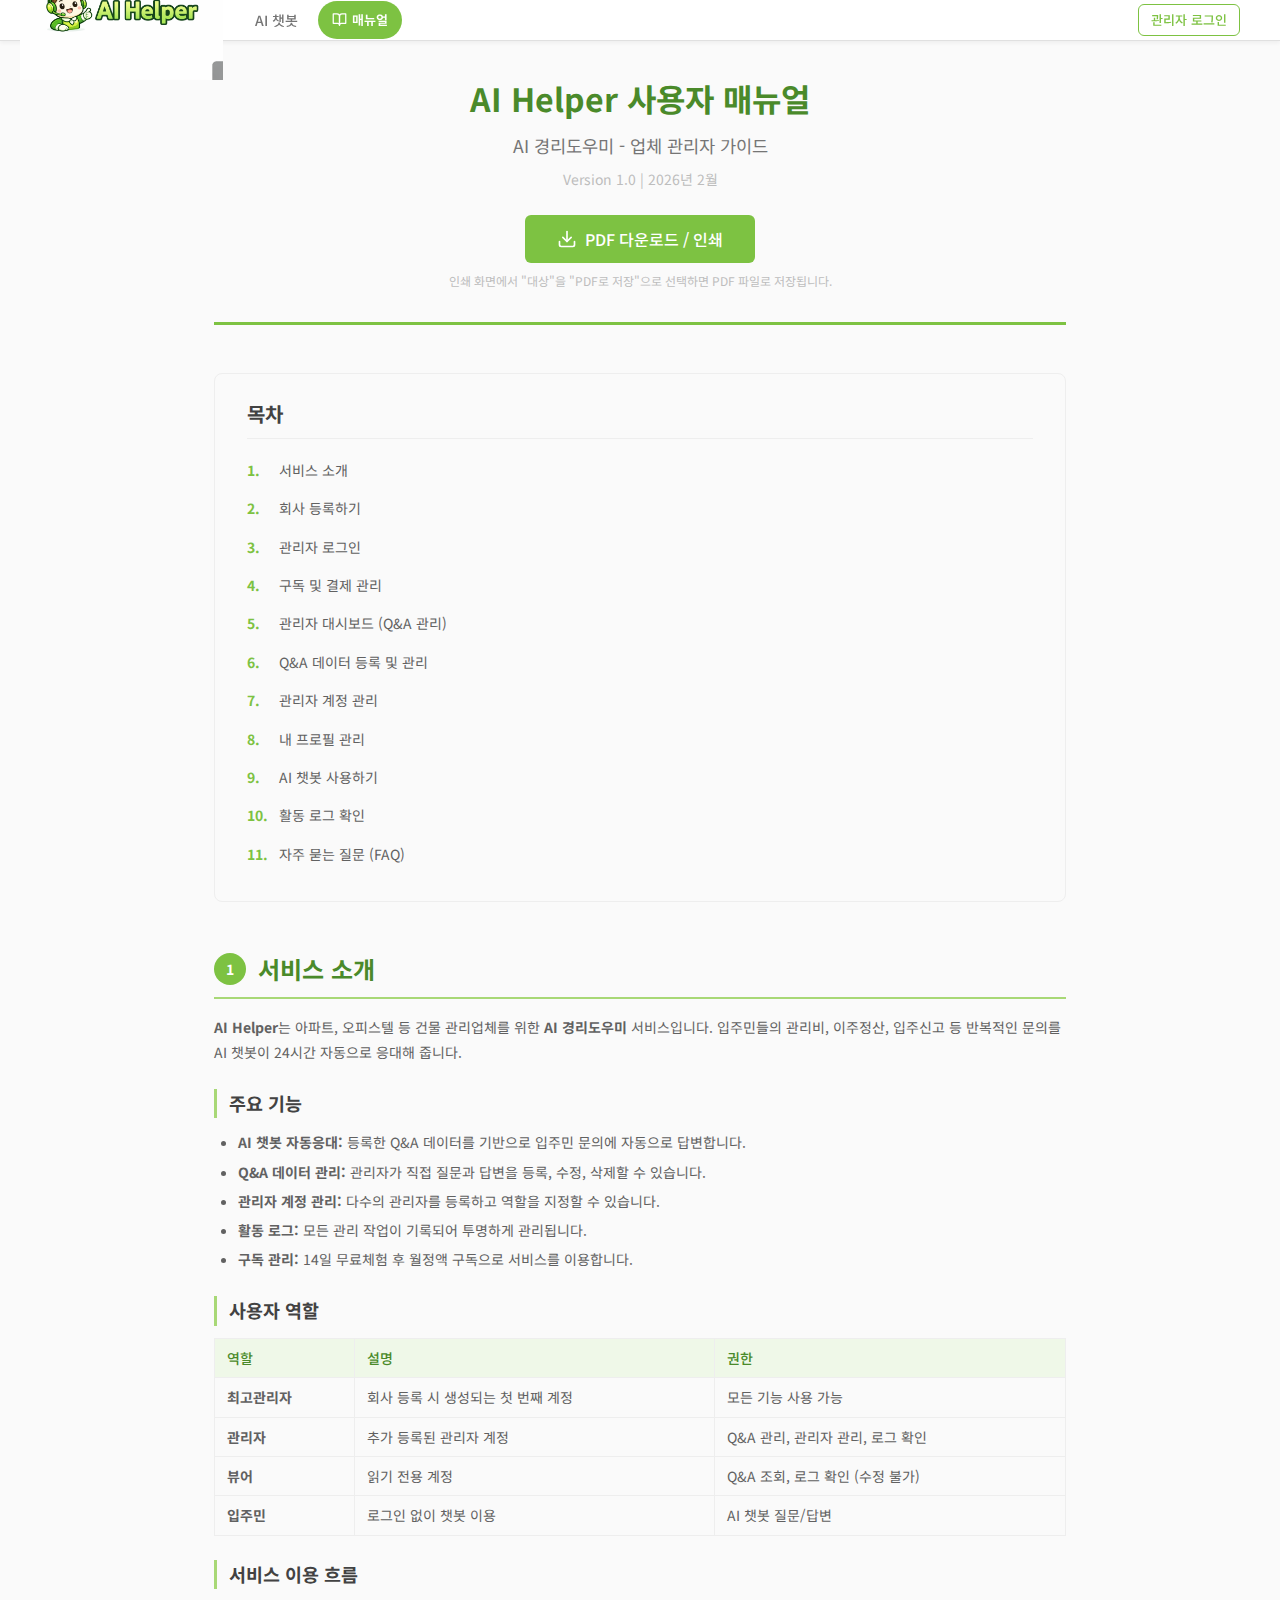
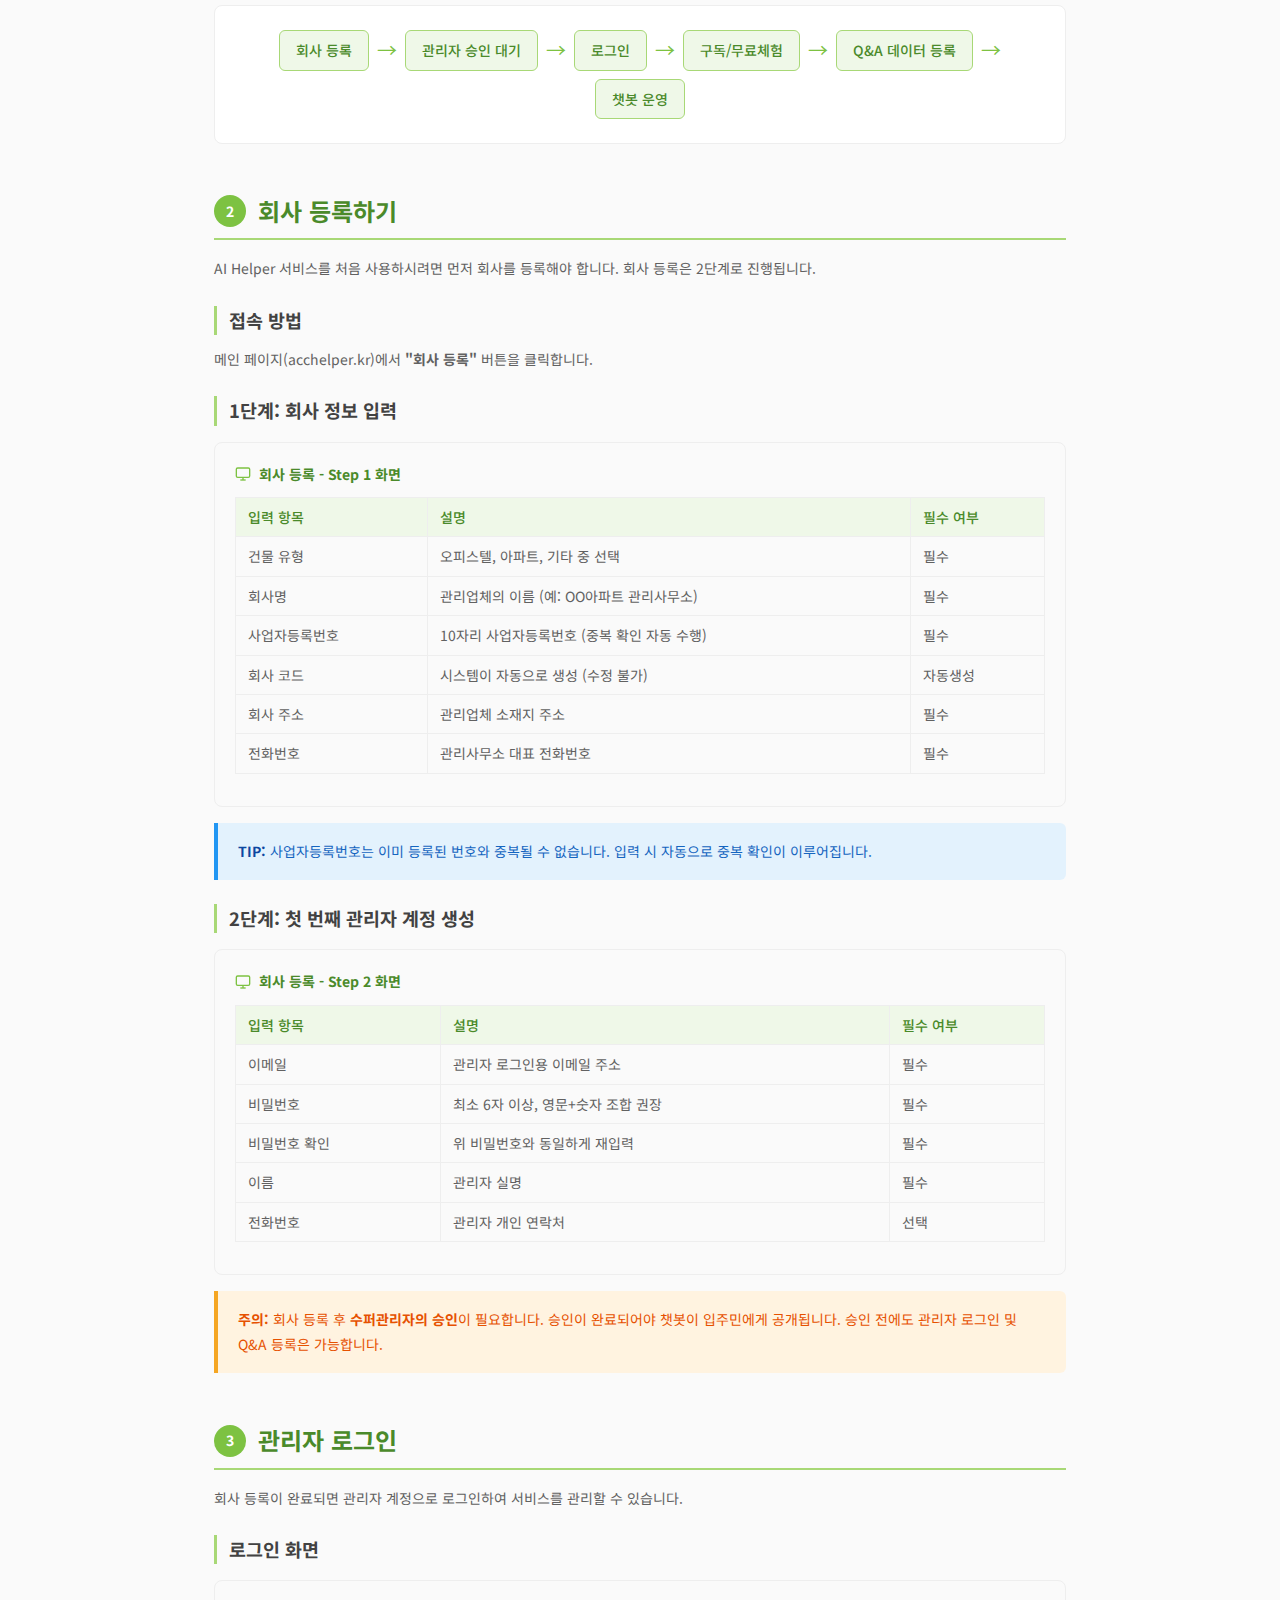
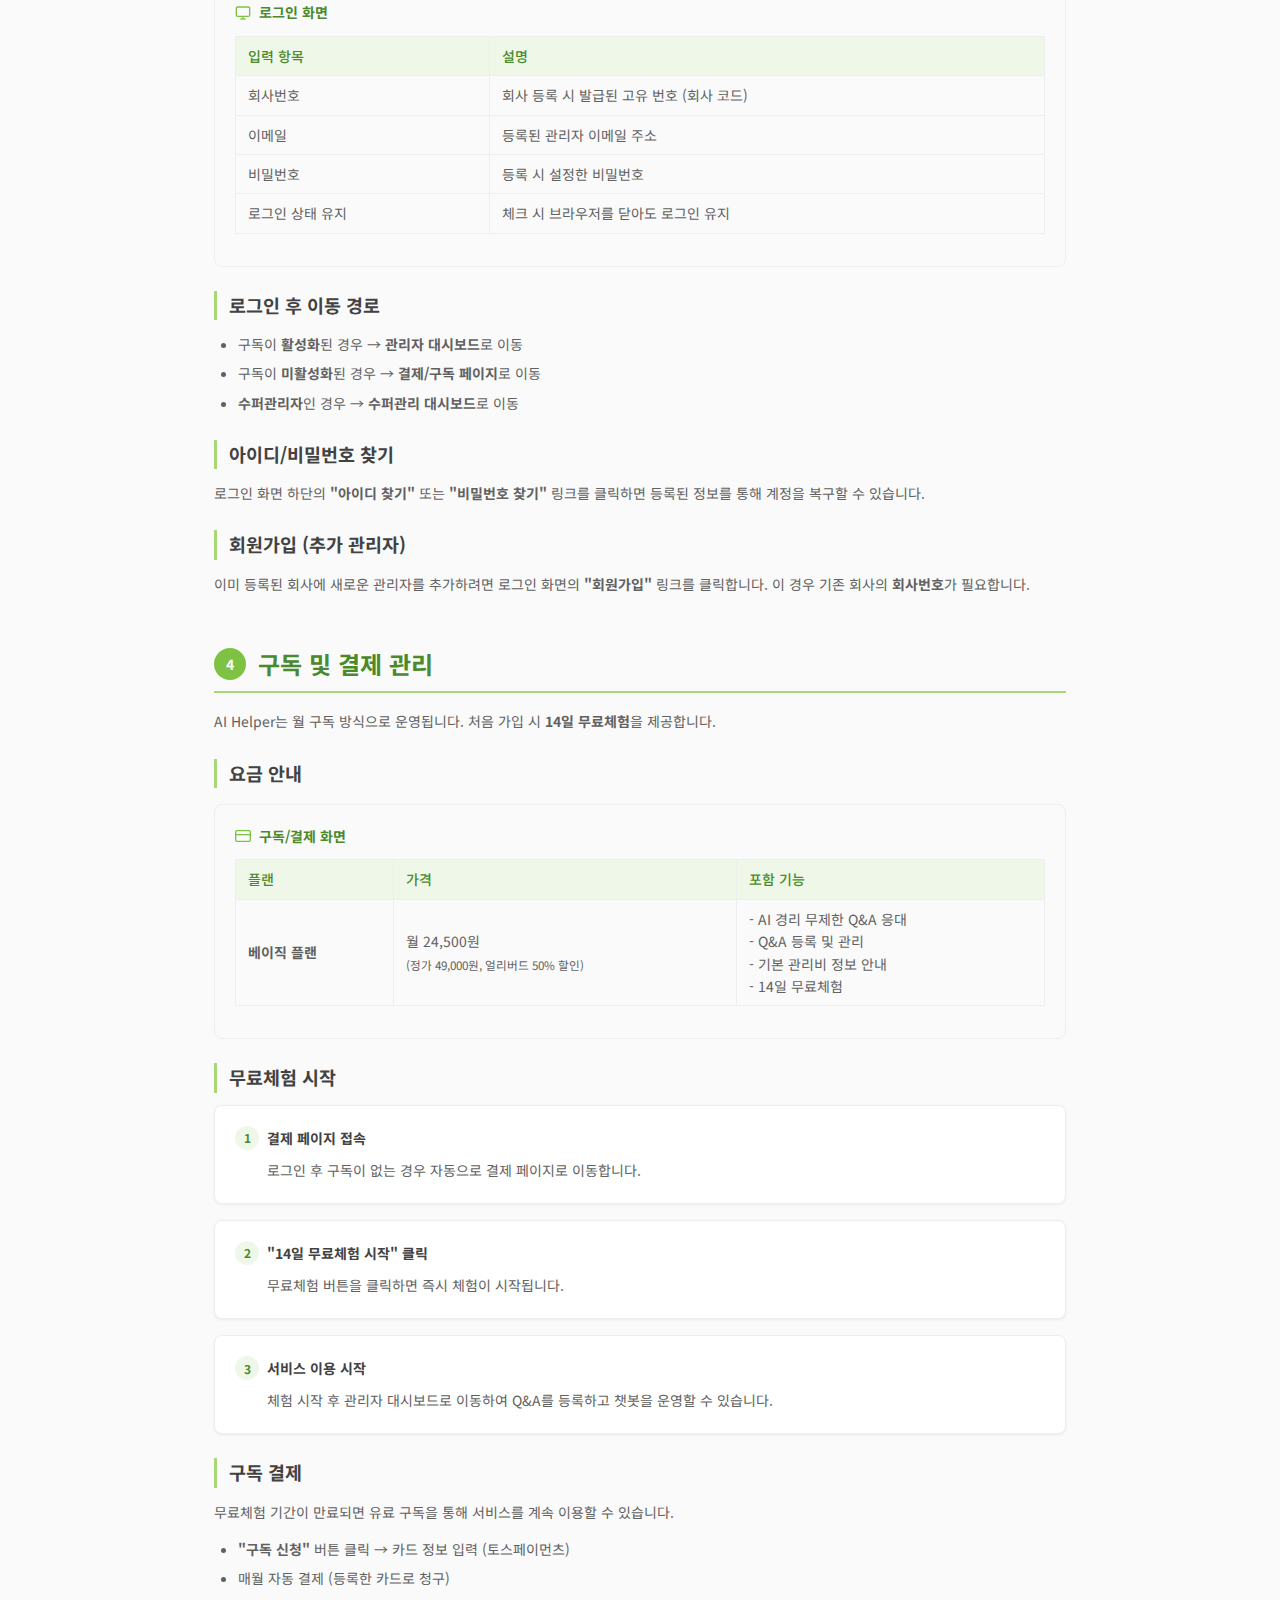
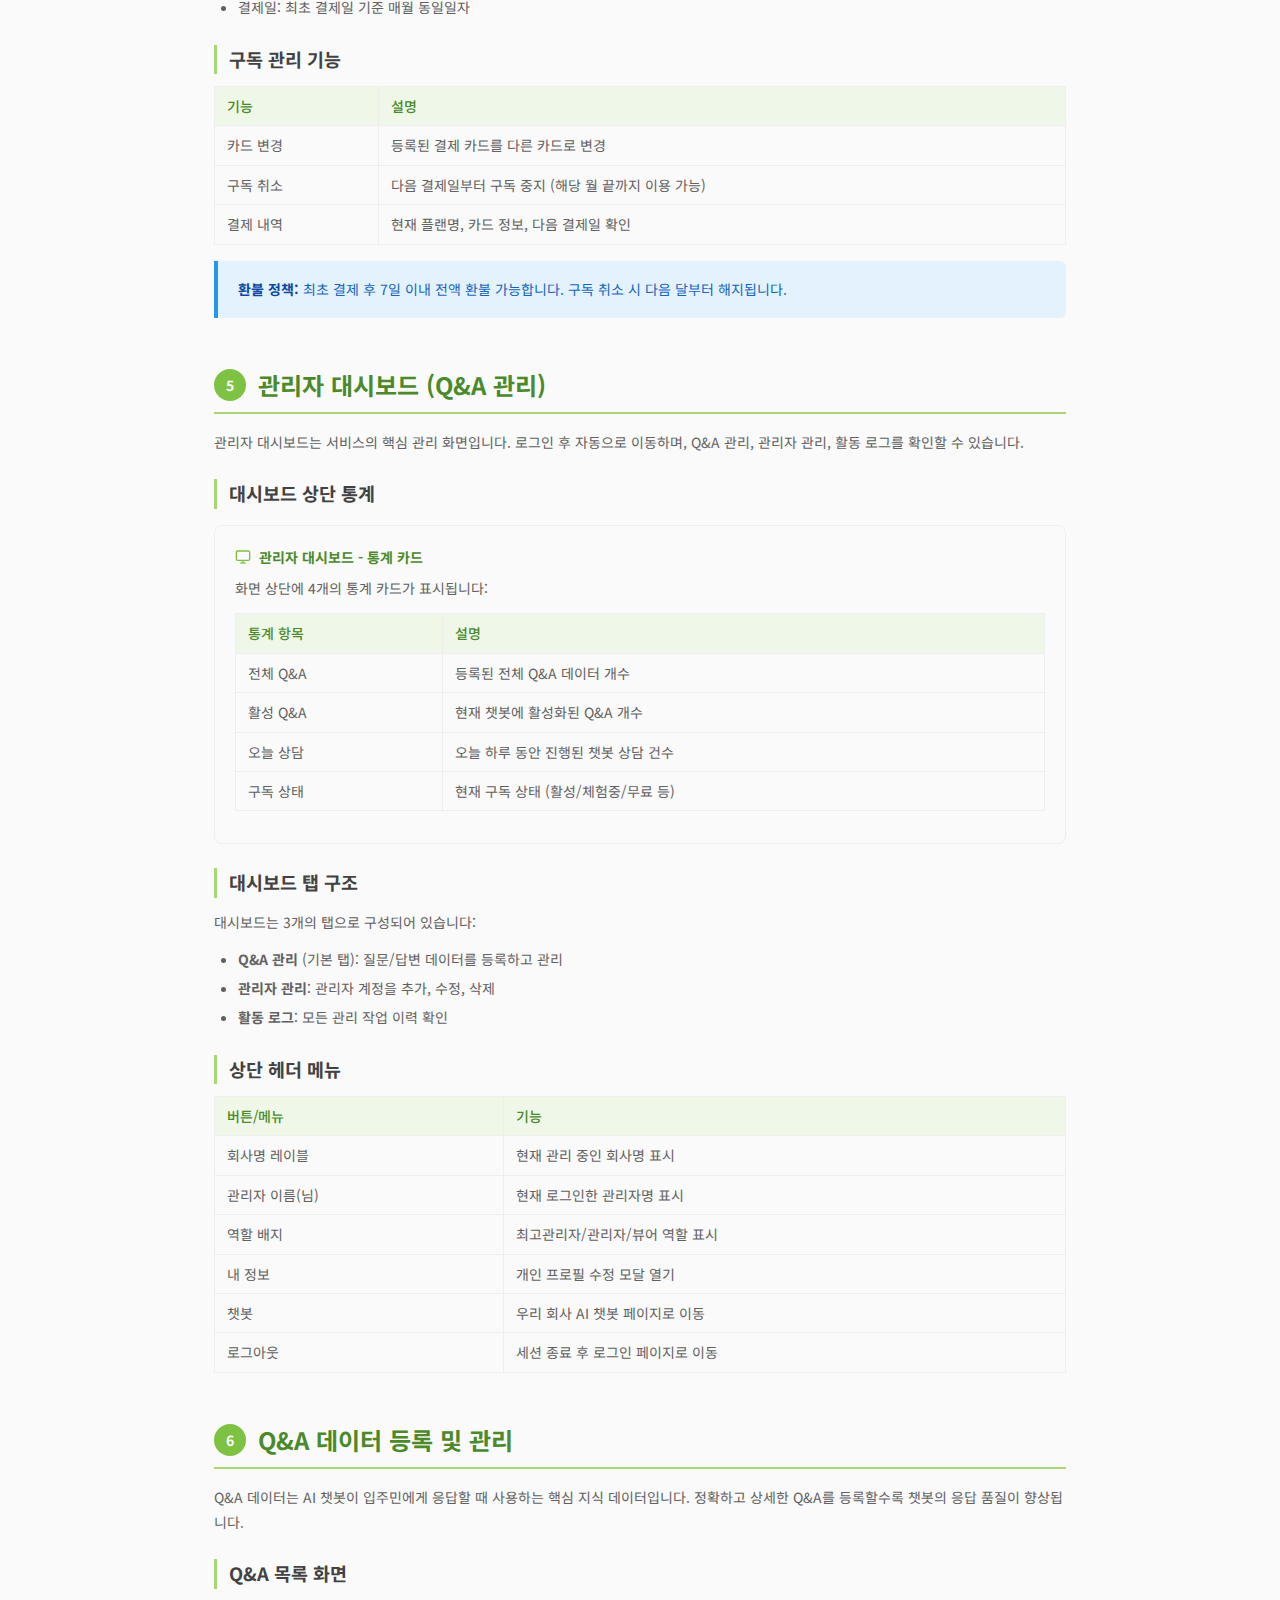
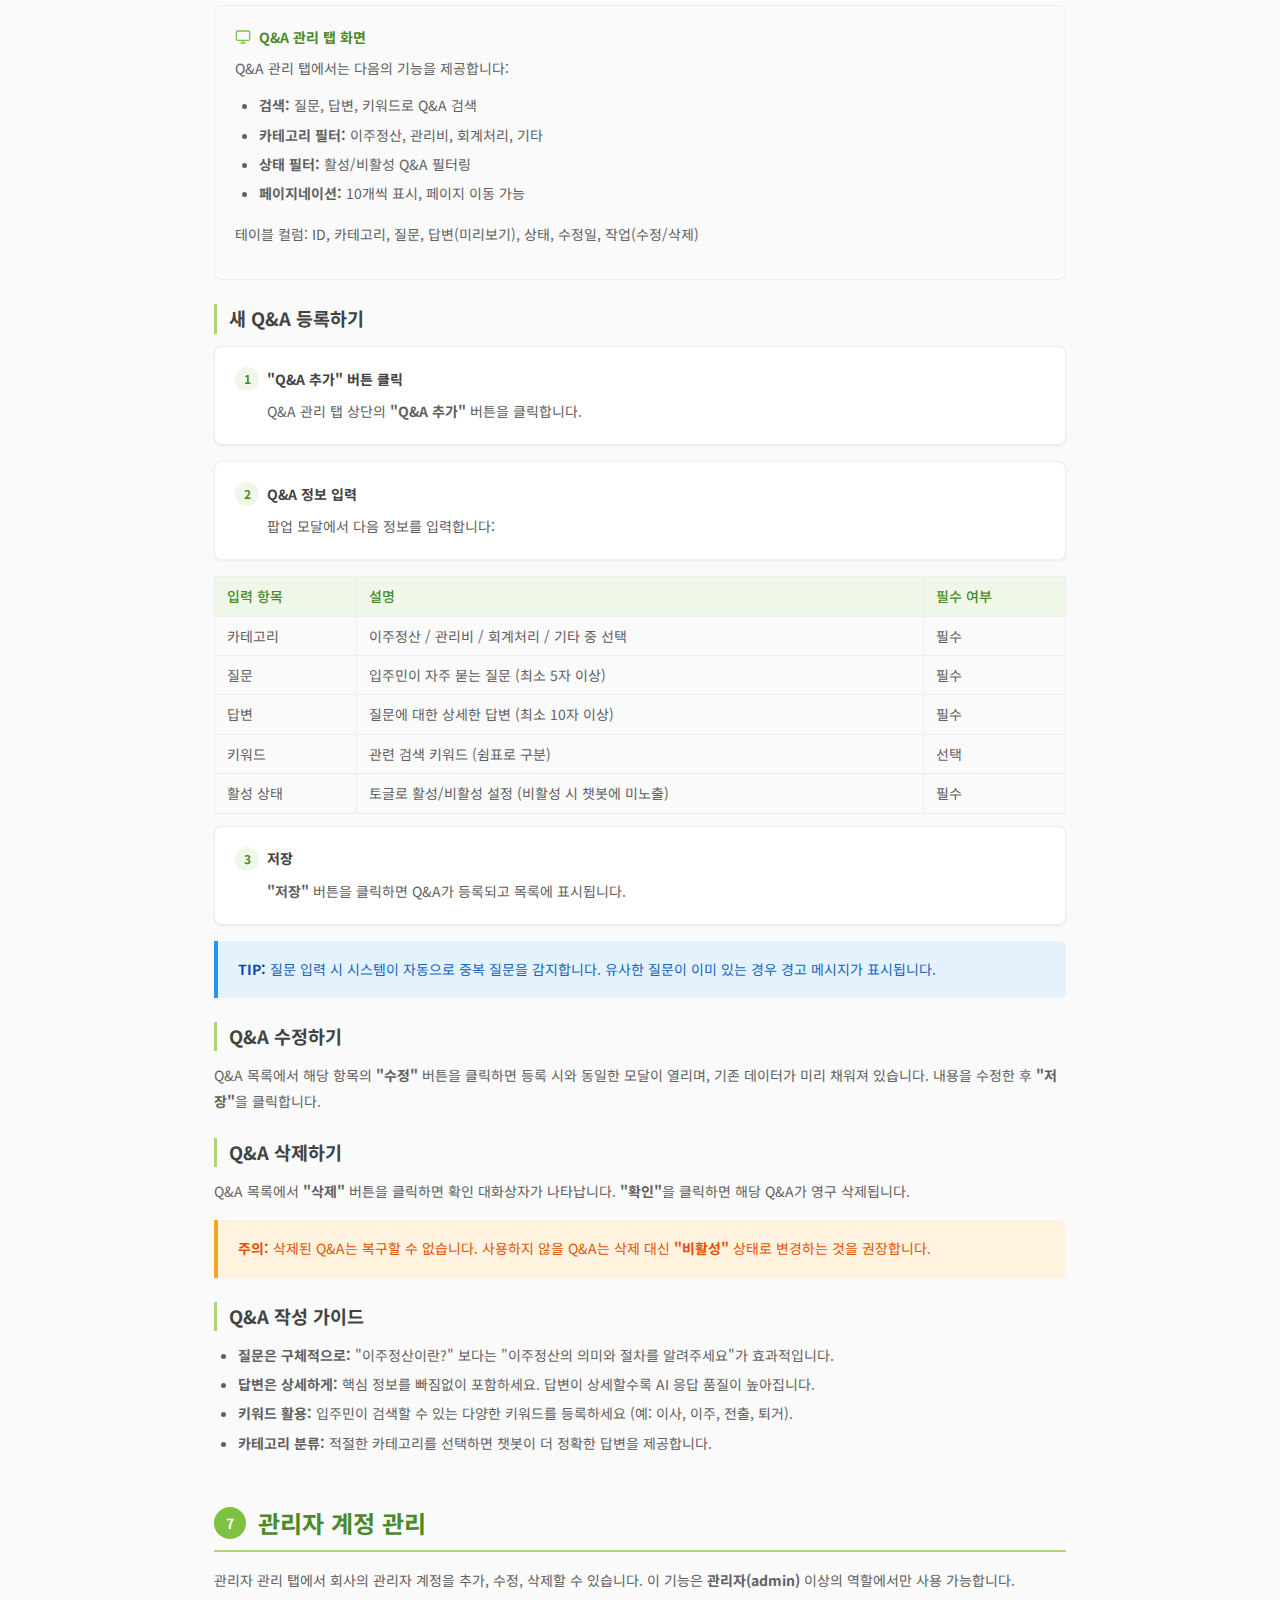
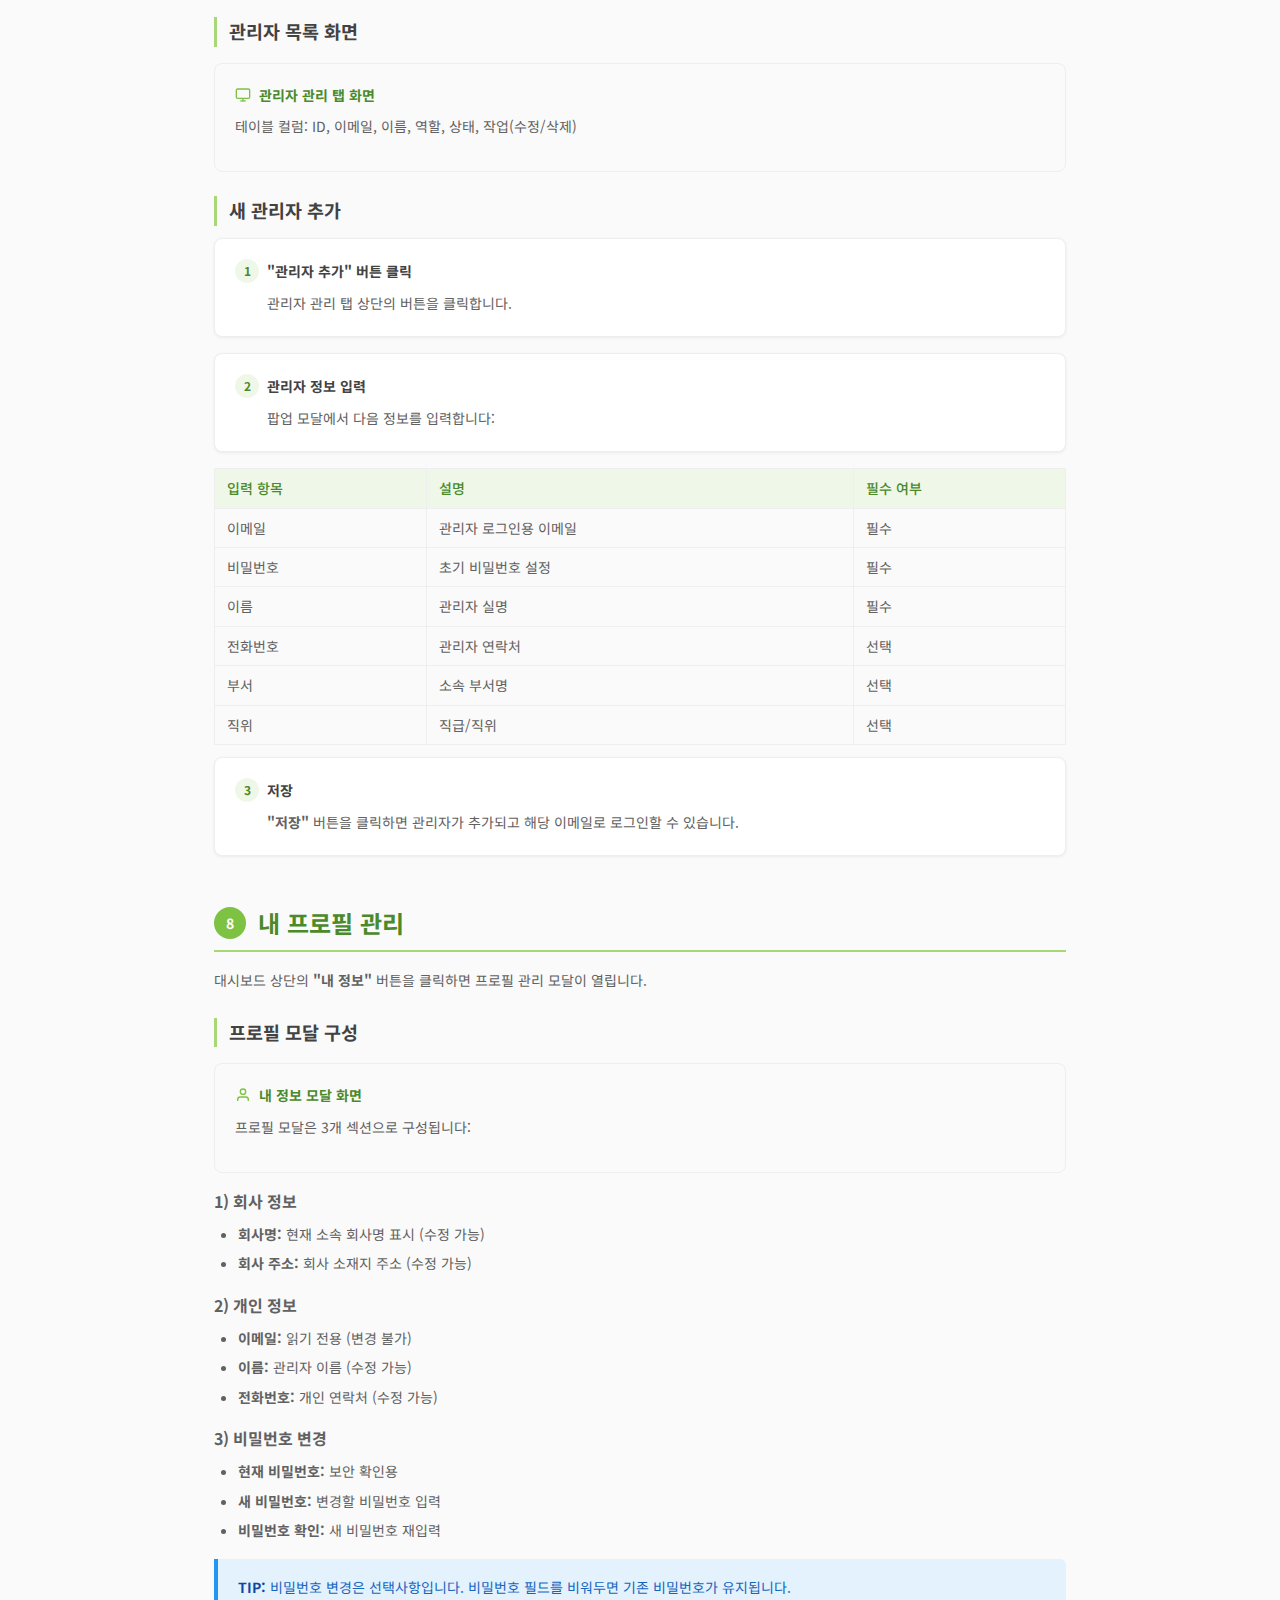
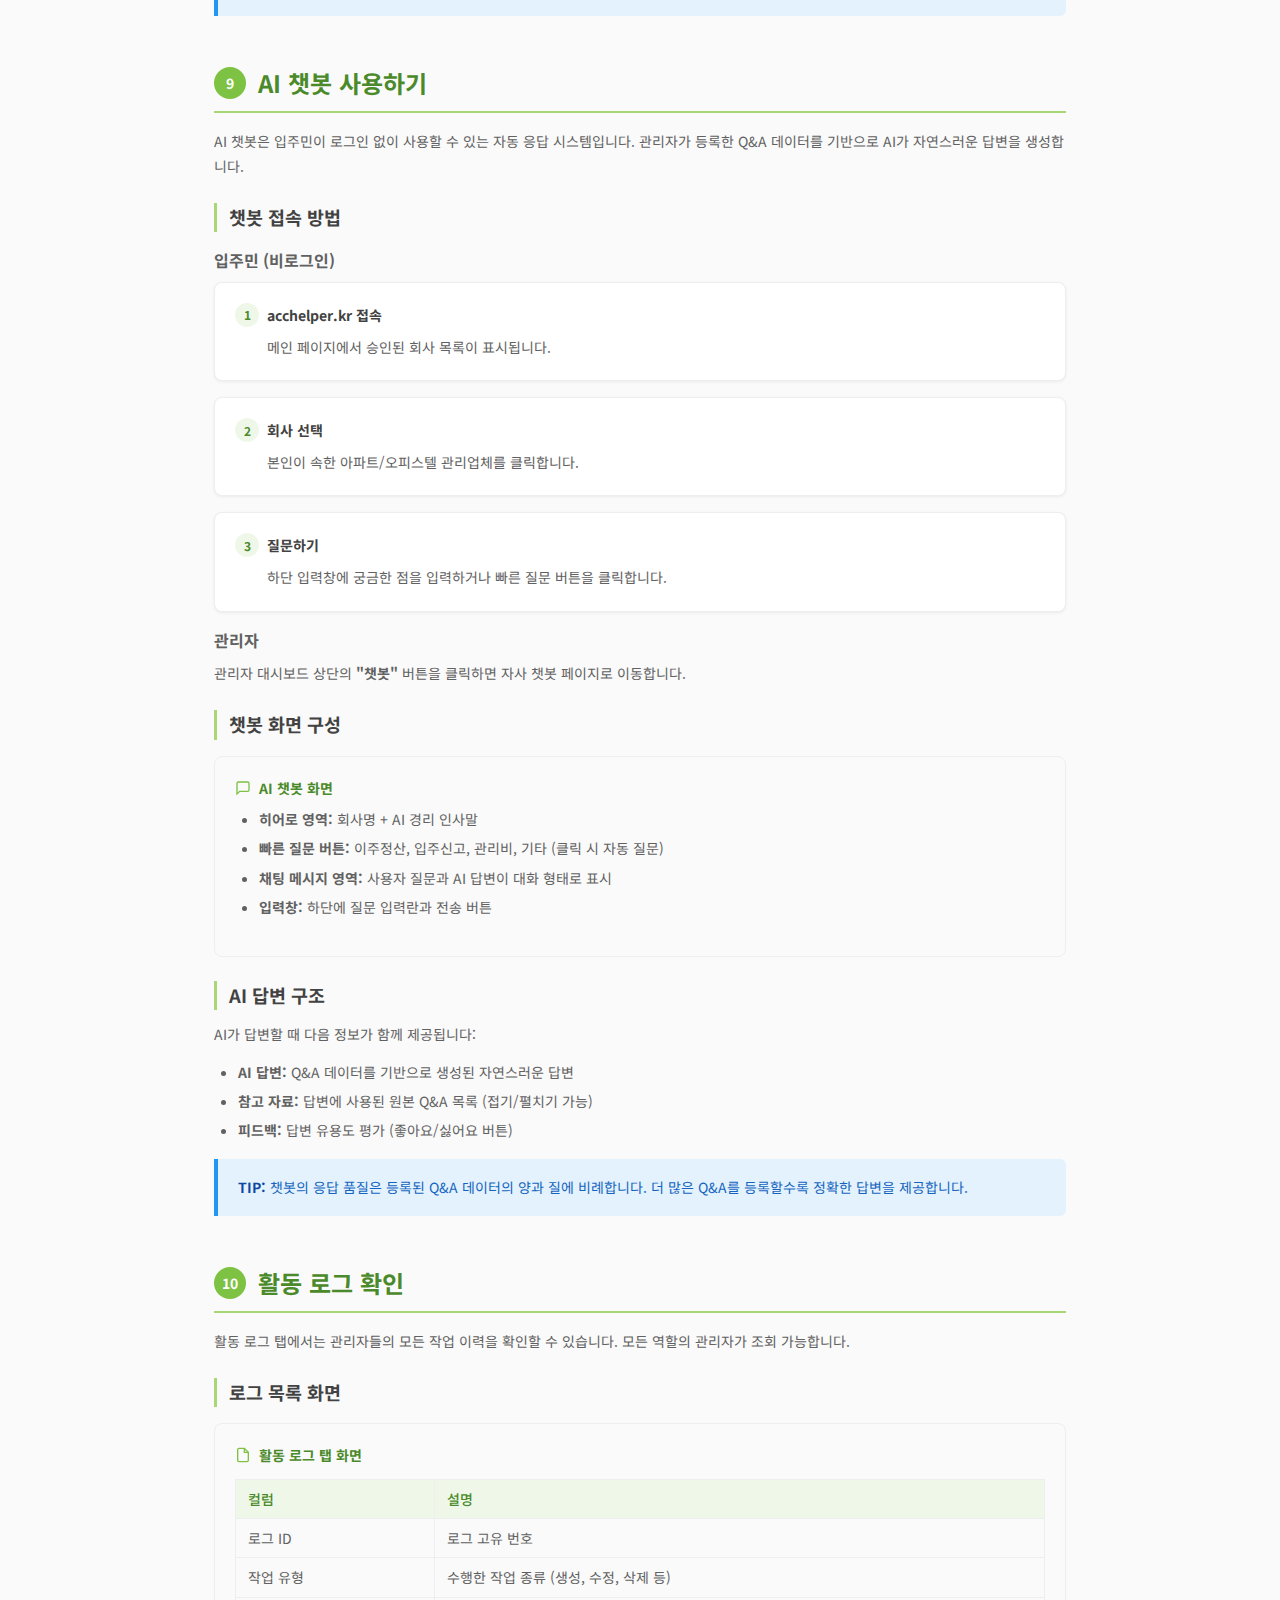
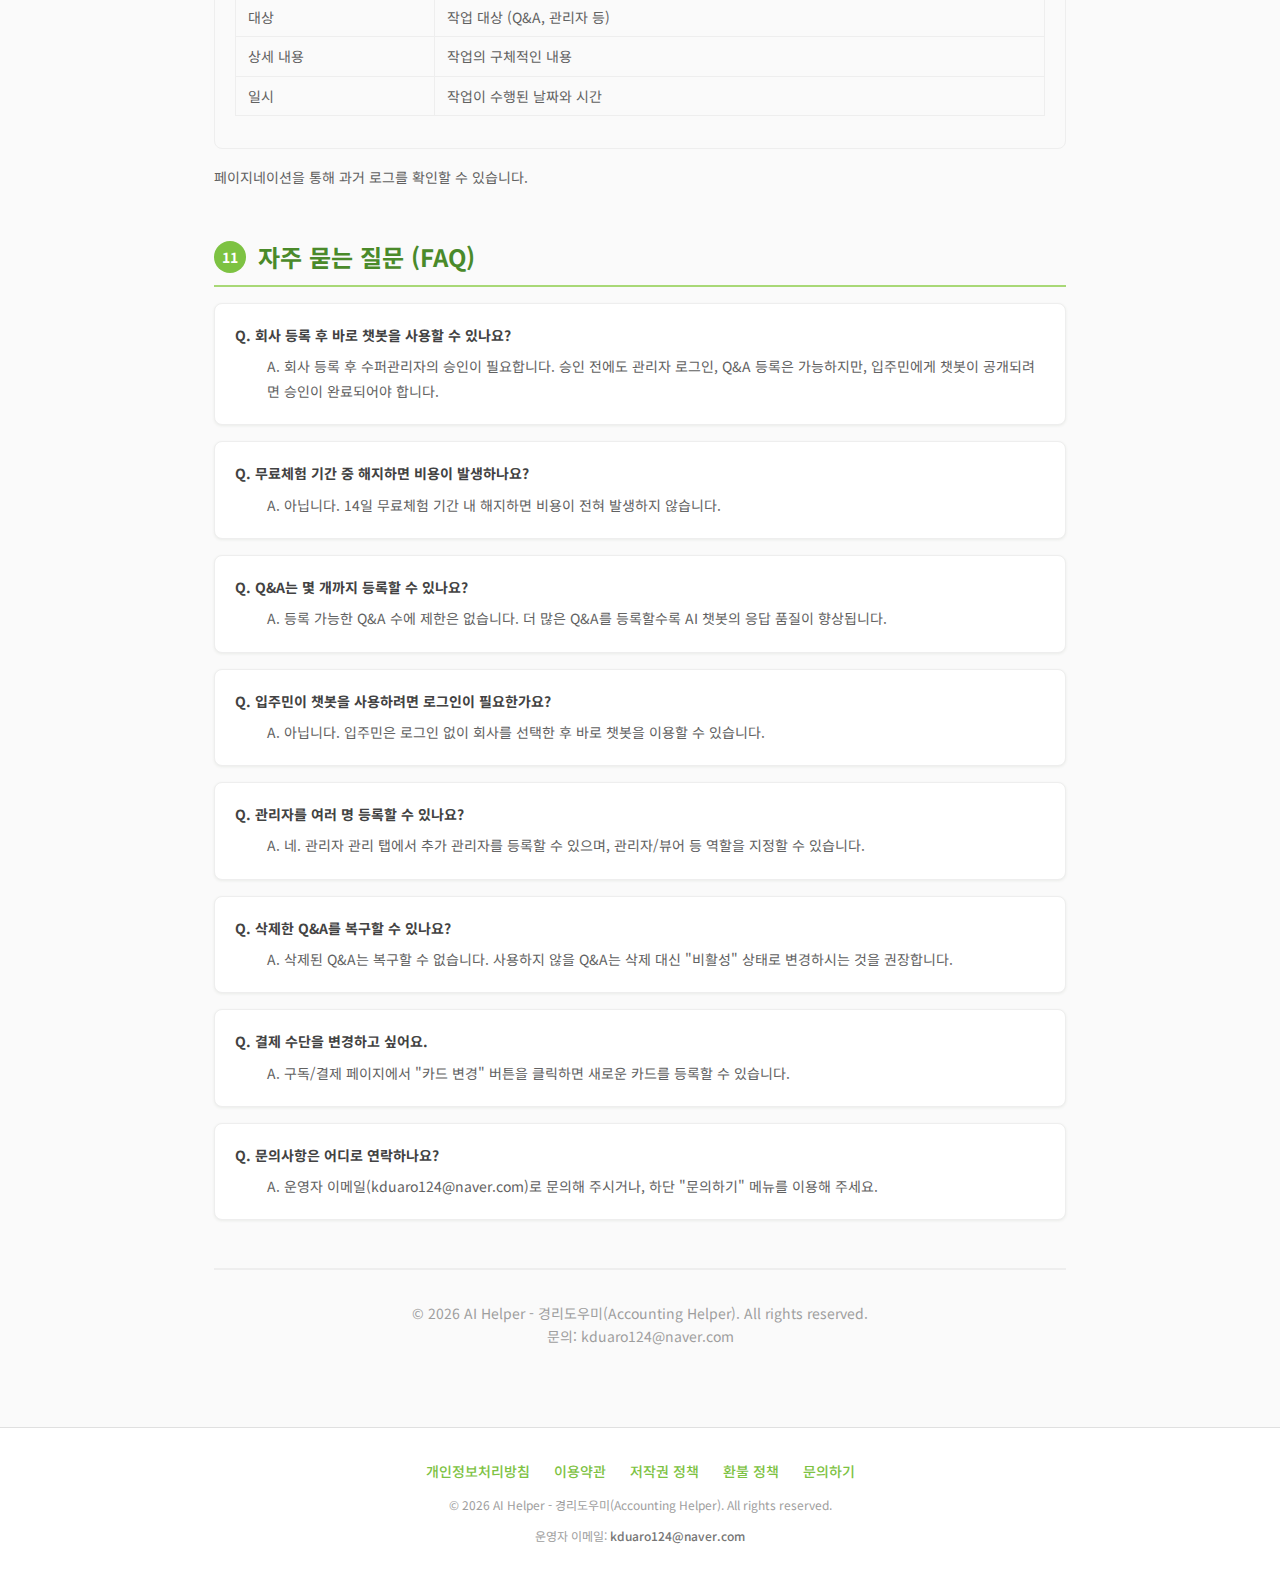
<file: manual.html>
<!DOCTYPE html>
<html lang="ko">
<head>
    <meta charset="UTF-8">
    <meta name="viewport" content="width=device-width, initial-scale=1.0">
    <title>AI Helper - 사용자 매뉴얼</title>
    <link rel="icon" type="image/png" href="/assets/images/logo.png">
    <link rel="stylesheet" href="/css/common.css?v=7">
    <style>
        /* Manual-specific styles */
        .manual-container {
            max-width: 900px;
            margin: 0 auto;
            padding: 2rem 1.5rem 3rem;
        }

        .manual-header {
            text-align: center;
            margin-bottom: 3rem;
            padding-bottom: 2rem;
            border-bottom: 3px solid var(--primary);
        }

        .manual-header h1 {
            font-size: 2rem;
            color: var(--primary-dark);
            margin-bottom: 0.5rem;
        }

        .manual-header .subtitle {
            font-size: 1.1rem;
            color: var(--gray-600);
        }

        .manual-header .version {
            font-size: var(--text-sm);
            color: var(--gray-400);
            margin-top: 0.5rem;
        }

        .manual-actions {
            display: flex;
            justify-content: center;
            gap: 1rem;
            margin-top: 1.5rem;
        }

        .btn-download {
            display: inline-flex;
            align-items: center;
            gap: 0.5rem;
            padding: 0.75rem 2rem;
            background: var(--primary);
            color: var(--white);
            border-radius: var(--radius-sm);
            font-size: var(--text-base);
            font-weight: var(--font-medium);
            cursor: pointer;
            transition: var(--transition);
            border: none;
        }

        .btn-download:hover {
            background: var(--primary-dark);
            transform: translateY(-1px);
            box-shadow: 0 4px 12px rgba(125,194,66,0.3);
            color: var(--white);
        }

        .btn-download:disabled {
            opacity: 0.7;
            cursor: wait;
            transform: none;
        }

        .manual-toc {
            background: var(--gray-50);
            border: 1px solid var(--gray-200);
            border-radius: var(--radius-md);
            padding: 1.5rem 2rem;
            margin-bottom: 3rem;
        }

        .manual-toc h2 {
            font-size: 1.25rem;
            color: var(--gray-800);
            margin-bottom: 1rem;
            padding-bottom: 0.5rem;
            border-bottom: 1px solid var(--gray-200);
        }

        .manual-toc ol {
            list-style: none;
            counter-reset: toc;
            padding: 0;
        }

        .manual-toc ol li {
            counter-increment: toc;
            margin-bottom: 0.5rem;
        }

        .manual-toc ol li a {
            display: flex;
            align-items: center;
            gap: 0.5rem;
            color: var(--gray-700);
            font-size: var(--text-sm);
            padding: 0.25rem 0;
            transition: color 0.2s;
        }

        .manual-toc ol li a::before {
            content: counter(toc) ".";
            font-weight: var(--font-bold);
            color: var(--primary);
            min-width: 1.5rem;
        }

        .manual-toc ol li a:hover {
            color: var(--primary-dark);
        }

        .manual-section {
            margin-bottom: 3rem;
            page-break-inside: avoid;
        }

        .manual-section h2 {
            font-size: 1.5rem;
            color: var(--primary-dark);
            margin-bottom: 1rem;
            padding-bottom: 0.5rem;
            border-bottom: 2px solid var(--primary-light);
            display: flex;
            align-items: center;
            gap: 0.75rem;
        }

        .manual-section h2 .section-num {
            background: var(--primary);
            color: var(--white);
            width: 32px;
            height: 32px;
            border-radius: 50%;
            display: flex;
            align-items: center;
            justify-content: center;
            font-size: var(--text-sm);
            flex-shrink: 0;
        }

        .manual-section h3 {
            font-size: 1.15rem;
            color: var(--gray-800);
            margin: 1.5rem 0 0.75rem;
            padding-left: 0.75rem;
            border-left: 3px solid var(--primary-light);
        }

        .manual-section h4 {
            font-size: 1rem;
            color: var(--gray-700);
            margin: 1rem 0 0.5rem;
        }

        .manual-section p {
            font-size: var(--text-sm);
            color: var(--gray-700);
            line-height: 1.8;
            margin-bottom: 0.75rem;
        }

        .manual-section ul, .manual-section ol {
            padding-left: 1.5rem;
            margin-bottom: 1rem;
        }

        .manual-section li {
            font-size: var(--text-sm);
            color: var(--gray-700);
            line-height: 1.8;
            margin-bottom: 0.25rem;
        }

        .step-box {
            background: var(--white);
            border: 1px solid var(--gray-200);
            border-radius: var(--radius-md);
            padding: 1.25rem;
            margin-bottom: 1rem;
            box-shadow: var(--shadow-sm);
        }

        .step-box .step-title {
            display: flex;
            align-items: center;
            gap: 0.5rem;
            font-weight: var(--font-bold);
            color: var(--gray-800);
            margin-bottom: 0.5rem;
            font-size: var(--text-sm);
        }

        .step-box .step-num {
            background: var(--primary-bg);
            color: var(--primary-dark);
            width: 24px;
            height: 24px;
            border-radius: 50%;
            display: flex;
            align-items: center;
            justify-content: center;
            font-size: 0.75rem;
            font-weight: var(--font-bold);
            flex-shrink: 0;
        }

        .step-box p {
            margin: 0;
            padding-left: 2rem;
        }

        .info-box {
            background: #E3F2FD;
            border-left: 4px solid #2196F3;
            border-radius: 0 var(--radius-sm) var(--radius-sm) 0;
            padding: 1rem 1.25rem;
            margin: 1rem 0;
        }

        .info-box p {
            color: #1565C0;
            margin: 0;
        }

        .info-box strong {
            color: #0D47A1;
        }

        .warning-box {
            background: #FFF3E0;
            border-left: 4px solid var(--warning);
            border-radius: 0 var(--radius-sm) var(--radius-sm) 0;
            padding: 1rem 1.25rem;
            margin: 1rem 0;
        }

        .warning-box p {
            color: #E65100;
            margin: 0;
        }

        .screen-desc {
            background: var(--gray-50);
            border: 1px solid var(--gray-200);
            border-radius: var(--radius-md);
            padding: 1.25rem;
            margin: 1rem 0;
        }

        .screen-desc .screen-title {
            font-weight: var(--font-bold);
            color: var(--primary-dark);
            margin-bottom: 0.5rem;
            font-size: var(--text-sm);
            display: flex;
            align-items: center;
            gap: 0.5rem;
        }

        .screen-desc .screen-title svg {
            color: var(--primary);
        }

        .field-table {
            width: 100%;
            border-collapse: collapse;
            margin: 0.75rem 0;
            font-size: var(--text-sm);
        }

        .field-table th {
            background: var(--primary-bg);
            color: var(--primary-dark);
            padding: 0.5rem 0.75rem;
            text-align: left;
            font-weight: var(--font-medium);
            border: 1px solid var(--gray-200);
        }

        .field-table td {
            padding: 0.5rem 0.75rem;
            border: 1px solid var(--gray-200);
            color: var(--gray-700);
        }

        .field-table tr:nth-child(even) td {
            background: var(--gray-50);
        }

        .flow-diagram {
            background: var(--white);
            border: 1px solid var(--gray-200);
            border-radius: var(--radius-md);
            padding: 1.5rem;
            margin: 1rem 0;
            text-align: center;
        }

        .flow-steps {
            display: flex;
            align-items: center;
            justify-content: center;
            flex-wrap: wrap;
            gap: 0.5rem;
        }

        .flow-step {
            background: var(--primary-bg);
            border: 1px solid var(--primary-light);
            border-radius: var(--radius-sm);
            padding: 0.5rem 1rem;
            font-size: var(--text-sm);
            color: var(--primary-dark);
            font-weight: var(--font-medium);
        }

        .flow-arrow {
            color: var(--primary);
            font-size: 1.25rem;
        }

        /* Print / PDF styles */
        @media print {
            body {
                background: #fff !important;
                -webkit-print-color-adjust: exact !important;
                print-color-adjust: exact !important;
            }
            .manual-actions, .header, .site-footer, .btn-download, .skip-link {
                display: none !important;
            }
            .manual-container {
                padding: 0 1cm;
                max-width: 100%;
                margin: 0;
            }
            .manual-header {
                margin-bottom: 1.5rem;
                padding-bottom: 1rem;
            }
            .manual-toc {
                page-break-after: always;
            }
            .manual-section {
                page-break-inside: avoid;
            }
            .manual-section h2 {
                page-break-after: avoid;
            }
            .step-box, .screen-desc, .info-box, .warning-box {
                page-break-inside: avoid;
            }
            .field-table {
                page-break-inside: avoid;
            }
            a {
                color: inherit !important;
                text-decoration: none !important;
            }
        }

        body.printing-pdf .header,
        body.printing-pdf .site-footer,
        body.printing-pdf .manual-actions,
        body.printing-pdf .skip-link {
            display: none !important;
        }

        @media (max-width: 767px) {
            .manual-container {
                padding: 1rem;
            }
            .manual-header h1 {
                font-size: 1.5rem;
            }
            .manual-section h2 {
                font-size: 1.2rem;
            }
            .flow-steps {
                flex-direction: column;
            }
            .flow-arrow {
                transform: rotate(90deg);
            }
            .manual-actions {
                flex-direction: column;
                align-items: center;
            }
        }
    </style>
</head>
<body>
    <a href="#main-content" class="skip-link">본문으로 건너뛰기</a>

    <header class="header" role="banner">
        <div class="header-left">
            <a href="/" class="header-logo" aria-label="AI Helper 경리도우미 홈으로 이동">
                <img src="/assets/images/logo.png" alt="AI Helper 로고" aria-hidden="true">
            </a>
            <nav class="header-nav" aria-label="메인 내비게이션">
                <a href="/">AI 챗봇</a>
                <a href="/manual.html" class="nav-manual-btn active" aria-current="page" title="사용 매뉴얼">
                    <svg width="15" height="15" viewBox="0 0 24 24" fill="none" stroke="currentColor" stroke-width="2" stroke-linecap="round" stroke-linejoin="round"><path d="M2 3h6a4 4 0 0 1 4 4v14a3 3 0 0 0-3-3H2z"/><path d="M22 3h-6a4 4 0 0 0-4 4v14a3 3 0 0 1 3-3h7z"/></svg>
                    매뉴얼
                </a>
            </nav>
        </div>
        <div class="header-right">
            <a href="/login.html" class="btn btn-outline btn-sm">관리자 로그인</a>
        </div>
    </header>

    <div class="manual-container" id="main-content">
        <!-- Header -->
        <div class="manual-header" id="manualContent">
            <h1>AI Helper 사용자 매뉴얼</h1>
            <p class="subtitle">AI 경리도우미 - 업체 관리자 가이드</p>
            <p class="version">Version 1.0 | 2026년 2월</p>
            <div class="manual-actions">
                <button class="btn-download" id="downloadPdfBtn" onclick="downloadPDF()">
                    <svg width="20" height="20" viewBox="0 0 24 24" fill="none" stroke="currentColor" stroke-width="2" stroke-linecap="round" stroke-linejoin="round">
                        <path d="M21 15v4a2 2 0 0 1-2 2H5a2 2 0 0 1-2-2v-4"/>
                        <polyline points="7 10 12 15 17 10"/>
                        <line x1="12" y1="15" x2="12" y2="3"/>
                    </svg>
                    PDF 다운로드 / 인쇄
                </button>
            </div>
            <p style="font-size: var(--text-xs); color: var(--gray-400); margin-top: 0.5rem;">인쇄 화면에서 "대상"을 "PDF로 저장"으로 선택하면 PDF 파일로 저장됩니다.</p>
        </div>

        <!-- Table of Contents -->
        <nav class="manual-toc">
            <h2>목차</h2>
            <ol>
                <li><a href="#sec1">서비스 소개</a></li>
                <li><a href="#sec2">회사 등록하기</a></li>
                <li><a href="#sec3">관리자 로그인</a></li>
                <li><a href="#sec4">구독 및 결제 관리</a></li>
                <li><a href="#sec5">관리자 대시보드 (Q&A 관리)</a></li>
                <li><a href="#sec6">Q&A 데이터 등록 및 관리</a></li>
                <li><a href="#sec7">관리자 계정 관리</a></li>
                <li><a href="#sec8">내 프로필 관리</a></li>
                <li><a href="#sec9">AI 챗봇 사용하기</a></li>
                <li><a href="#sec10">활동 로그 확인</a></li>
                <li><a href="#sec11">자주 묻는 질문 (FAQ)</a></li>
            </ol>
        </nav>

        <!-- Section 1: 서비스 소개 -->
        <section class="manual-section" id="sec1">
            <h2><span class="section-num">1</span> 서비스 소개</h2>
            <p><strong>AI Helper</strong>는 아파트, 오피스텔 등 건물 관리업체를 위한 <strong>AI 경리도우미</strong> 서비스입니다. 입주민들의 관리비, 이주정산, 입주신고 등 반복적인 문의를 AI 챗봇이 24시간 자동으로 응대해 줍니다.</p>

            <h3>주요 기능</h3>
            <ul>
                <li><strong>AI 챗봇 자동응대:</strong> 등록한 Q&A 데이터를 기반으로 입주민 문의에 자동으로 답변합니다.</li>
                <li><strong>Q&A 데이터 관리:</strong> 관리자가 직접 질문과 답변을 등록, 수정, 삭제할 수 있습니다.</li>
                <li><strong>관리자 계정 관리:</strong> 다수의 관리자를 등록하고 역할을 지정할 수 있습니다.</li>
                <li><strong>활동 로그:</strong> 모든 관리 작업이 기록되어 투명하게 관리됩니다.</li>
                <li><strong>구독 관리:</strong> 14일 무료체험 후 월정액 구독으로 서비스를 이용합니다.</li>
            </ul>

            <h3>사용자 역할</h3>
            <table class="field-table">
                <thead>
                    <tr><th>역할</th><th>설명</th><th>권한</th></tr>
                </thead>
                <tbody>
                    <tr><td><strong>최고관리자</strong></td><td>회사 등록 시 생성되는 첫 번째 계정</td><td>모든 기능 사용 가능</td></tr>
                    <tr><td><strong>관리자</strong></td><td>추가 등록된 관리자 계정</td><td>Q&A 관리, 관리자 관리, 로그 확인</td></tr>
                    <tr><td><strong>뷰어</strong></td><td>읽기 전용 계정</td><td>Q&A 조회, 로그 확인 (수정 불가)</td></tr>
                    <tr><td><strong>입주민</strong></td><td>로그인 없이 챗봇 이용</td><td>AI 챗봇 질문/답변</td></tr>
                </tbody>
            </table>

            <h3>서비스 이용 흐름</h3>
            <div class="flow-diagram">
                <div class="flow-steps">
                    <div class="flow-step">회사 등록</div>
                    <span class="flow-arrow">&rarr;</span>
                    <div class="flow-step">관리자 승인 대기</div>
                    <span class="flow-arrow">&rarr;</span>
                    <div class="flow-step">로그인</div>
                    <span class="flow-arrow">&rarr;</span>
                    <div class="flow-step">구독/무료체험</div>
                    <span class="flow-arrow">&rarr;</span>
                    <div class="flow-step">Q&A 데이터 등록</div>
                    <span class="flow-arrow">&rarr;</span>
                    <div class="flow-step">챗봇 운영</div>
                </div>
            </div>
        </section>

        <!-- Section 2: 회사 등록 -->
        <section class="manual-section" id="sec2">
            <h2><span class="section-num">2</span> 회사 등록하기</h2>
            <p>AI Helper 서비스를 처음 사용하시려면 먼저 회사를 등록해야 합니다. 회사 등록은 2단계로 진행됩니다.</p>

            <h3>접속 방법</h3>
            <p>메인 페이지(acchelper.kr)에서 <strong>"회사 등록"</strong> 버튼을 클릭합니다.</p>

            <h3>1단계: 회사 정보 입력</h3>
            <div class="screen-desc">
                <div class="screen-title">
                    <svg width="16" height="16" viewBox="0 0 24 24" fill="none" stroke="currentColor" stroke-width="2"><rect x="2" y="3" width="20" height="14" rx="2" ry="2"/><line x1="8" y1="21" x2="16" y2="21"/><line x1="12" y1="17" x2="12" y2="21"/></svg>
                    회사 등록 - Step 1 화면
                </div>
                <table class="field-table">
                    <thead>
                        <tr><th>입력 항목</th><th>설명</th><th>필수 여부</th></tr>
                    </thead>
                    <tbody>
                        <tr><td>건물 유형</td><td>오피스텔, 아파트, 기타 중 선택</td><td>필수</td></tr>
                        <tr><td>회사명</td><td>관리업체의 이름 (예: OO아파트 관리사무소)</td><td>필수</td></tr>
                        <tr><td>사업자등록번호</td><td>10자리 사업자등록번호 (중복 확인 자동 수행)</td><td>필수</td></tr>
                        <tr><td>회사 코드</td><td>시스템이 자동으로 생성 (수정 불가)</td><td>자동생성</td></tr>
                        <tr><td>회사 주소</td><td>관리업체 소재지 주소</td><td>필수</td></tr>
                        <tr><td>전화번호</td><td>관리사무소 대표 전화번호</td><td>필수</td></tr>
                    </tbody>
                </table>
            </div>

            <div class="info-box">
                <p><strong>TIP:</strong> 사업자등록번호는 이미 등록된 번호와 중복될 수 없습니다. 입력 시 자동으로 중복 확인이 이루어집니다.</p>
            </div>

            <h3>2단계: 첫 번째 관리자 계정 생성</h3>
            <div class="screen-desc">
                <div class="screen-title">
                    <svg width="16" height="16" viewBox="0 0 24 24" fill="none" stroke="currentColor" stroke-width="2"><rect x="2" y="3" width="20" height="14" rx="2" ry="2"/><line x1="8" y1="21" x2="16" y2="21"/><line x1="12" y1="17" x2="12" y2="21"/></svg>
                    회사 등록 - Step 2 화면
                </div>
                <table class="field-table">
                    <thead>
                        <tr><th>입력 항목</th><th>설명</th><th>필수 여부</th></tr>
                    </thead>
                    <tbody>
                        <tr><td>이메일</td><td>관리자 로그인용 이메일 주소</td><td>필수</td></tr>
                        <tr><td>비밀번호</td><td>최소 6자 이상, 영문+숫자 조합 권장</td><td>필수</td></tr>
                        <tr><td>비밀번호 확인</td><td>위 비밀번호와 동일하게 재입력</td><td>필수</td></tr>
                        <tr><td>이름</td><td>관리자 실명</td><td>필수</td></tr>
                        <tr><td>전화번호</td><td>관리자 개인 연락처</td><td>선택</td></tr>
                    </tbody>
                </table>
            </div>

            <div class="warning-box">
                <p><strong>주의:</strong> 회사 등록 후 <strong>수퍼관리자의 승인</strong>이 필요합니다. 승인이 완료되어야 챗봇이 입주민에게 공개됩니다. 승인 전에도 관리자 로그인 및 Q&A 등록은 가능합니다.</p>
            </div>
        </section>

        <!-- Section 3: 로그인 -->
        <section class="manual-section" id="sec3">
            <h2><span class="section-num">3</span> 관리자 로그인</h2>
            <p>회사 등록이 완료되면 관리자 계정으로 로그인하여 서비스를 관리할 수 있습니다.</p>

            <h3>로그인 화면</h3>
            <div class="screen-desc">
                <div class="screen-title">
                    <svg width="16" height="16" viewBox="0 0 24 24" fill="none" stroke="currentColor" stroke-width="2"><rect x="2" y="3" width="20" height="14" rx="2" ry="2"/><line x1="8" y1="21" x2="16" y2="21"/><line x1="12" y1="17" x2="12" y2="21"/></svg>
                    로그인 화면
                </div>
                <table class="field-table">
                    <thead>
                        <tr><th>입력 항목</th><th>설명</th></tr>
                    </thead>
                    <tbody>
                        <tr><td>회사번호</td><td>회사 등록 시 발급된 고유 번호 (회사 코드)</td></tr>
                        <tr><td>이메일</td><td>등록된 관리자 이메일 주소</td></tr>
                        <tr><td>비밀번호</td><td>등록 시 설정한 비밀번호</td></tr>
                        <tr><td>로그인 상태 유지</td><td>체크 시 브라우저를 닫아도 로그인 유지</td></tr>
                    </tbody>
                </table>
            </div>

            <h3>로그인 후 이동 경로</h3>
            <ul>
                <li>구독이 <strong>활성화</strong>된 경우 &rarr; <strong>관리자 대시보드</strong>로 이동</li>
                <li>구독이 <strong>미활성화</strong>된 경우 &rarr; <strong>결제/구독 페이지</strong>로 이동</li>
                <li><strong>수퍼관리자</strong>인 경우 &rarr; <strong>수퍼관리 대시보드</strong>로 이동</li>
            </ul>

            <h3>아이디/비밀번호 찾기</h3>
            <p>로그인 화면 하단의 <strong>"아이디 찾기"</strong> 또는 <strong>"비밀번호 찾기"</strong> 링크를 클릭하면 등록된 정보를 통해 계정을 복구할 수 있습니다.</p>

            <h3>회원가입 (추가 관리자)</h3>
            <p>이미 등록된 회사에 새로운 관리자를 추가하려면 로그인 화면의 <strong>"회원가입"</strong> 링크를 클릭합니다. 이 경우 기존 회사의 <strong>회사번호</strong>가 필요합니다.</p>
        </section>

        <!-- Section 4: 구독/결제 -->
        <section class="manual-section" id="sec4">
            <h2><span class="section-num">4</span> 구독 및 결제 관리</h2>
            <p>AI Helper는 월 구독 방식으로 운영됩니다. 처음 가입 시 <strong>14일 무료체험</strong>을 제공합니다.</p>

            <h3>요금 안내</h3>
            <div class="screen-desc">
                <div class="screen-title">
                    <svg width="16" height="16" viewBox="0 0 24 24" fill="none" stroke="currentColor" stroke-width="2"><rect x="1" y="4" width="22" height="16" rx="2" ry="2"/><line x1="1" y1="10" x2="23" y2="10"/></svg>
                    구독/결제 화면
                </div>
                <table class="field-table">
                    <thead>
                        <tr><th>플랜</th><th>가격</th><th>포함 기능</th></tr>
                    </thead>
                    <tbody>
                        <tr>
                            <td><strong>베이직 플랜</strong></td>
                            <td>월 24,500원<br><small>(정가 49,000원, 얼리버드 50% 할인)</small></td>
                            <td>
                                - AI 경리 무제한 Q&A 응대<br>
                                - Q&A 등록 및 관리<br>
                                - 기본 관리비 정보 안내<br>
                                - 14일 무료체험
                            </td>
                        </tr>
                    </tbody>
                </table>
            </div>

            <h3>무료체험 시작</h3>
            <div class="step-box">
                <div class="step-title"><span class="step-num">1</span> 결제 페이지 접속</div>
                <p>로그인 후 구독이 없는 경우 자동으로 결제 페이지로 이동합니다.</p>
            </div>
            <div class="step-box">
                <div class="step-title"><span class="step-num">2</span> "14일 무료체험 시작" 클릭</div>
                <p>무료체험 버튼을 클릭하면 즉시 체험이 시작됩니다.</p>
            </div>
            <div class="step-box">
                <div class="step-title"><span class="step-num">3</span> 서비스 이용 시작</div>
                <p>체험 시작 후 관리자 대시보드로 이동하여 Q&A를 등록하고 챗봇을 운영할 수 있습니다.</p>
            </div>

            <h3>구독 결제</h3>
            <p>무료체험 기간이 만료되면 유료 구독을 통해 서비스를 계속 이용할 수 있습니다.</p>
            <ul>
                <li><strong>"구독 신청"</strong> 버튼 클릭 &rarr; 카드 정보 입력 (토스페이먼츠)</li>
                <li>매월 자동 결제 (등록한 카드로 청구)</li>
                <li>결제일: 최초 결제일 기준 매월 동일일자</li>
            </ul>

            <h3>구독 관리 기능</h3>
            <table class="field-table">
                <thead>
                    <tr><th>기능</th><th>설명</th></tr>
                </thead>
                <tbody>
                    <tr><td>카드 변경</td><td>등록된 결제 카드를 다른 카드로 변경</td></tr>
                    <tr><td>구독 취소</td><td>다음 결제일부터 구독 중지 (해당 월 끝까지 이용 가능)</td></tr>
                    <tr><td>결제 내역</td><td>현재 플랜명, 카드 정보, 다음 결제일 확인</td></tr>
                </tbody>
            </table>

            <div class="info-box">
                <p><strong>환불 정책:</strong> 최초 결제 후 7일 이내 전액 환불 가능합니다. 구독 취소 시 다음 달부터 해지됩니다.</p>
            </div>
        </section>

        <!-- Section 5: 관리자 대시보드 -->
        <section class="manual-section" id="sec5">
            <h2><span class="section-num">5</span> 관리자 대시보드 (Q&A 관리)</h2>
            <p>관리자 대시보드는 서비스의 핵심 관리 화면입니다. 로그인 후 자동으로 이동하며, Q&A 관리, 관리자 관리, 활동 로그를 확인할 수 있습니다.</p>

            <h3>대시보드 상단 통계</h3>
            <div class="screen-desc">
                <div class="screen-title">
                    <svg width="16" height="16" viewBox="0 0 24 24" fill="none" stroke="currentColor" stroke-width="2"><rect x="2" y="3" width="20" height="14" rx="2" ry="2"/><line x1="8" y1="21" x2="16" y2="21"/><line x1="12" y1="17" x2="12" y2="21"/></svg>
                    관리자 대시보드 - 통계 카드
                </div>
                <p>화면 상단에 4개의 통계 카드가 표시됩니다:</p>
                <table class="field-table">
                    <thead>
                        <tr><th>통계 항목</th><th>설명</th></tr>
                    </thead>
                    <tbody>
                        <tr><td>전체 Q&A</td><td>등록된 전체 Q&A 데이터 개수</td></tr>
                        <tr><td>활성 Q&A</td><td>현재 챗봇에 활성화된 Q&A 개수</td></tr>
                        <tr><td>오늘 상담</td><td>오늘 하루 동안 진행된 챗봇 상담 건수</td></tr>
                        <tr><td>구독 상태</td><td>현재 구독 상태 (활성/체험중/무료 등)</td></tr>
                    </tbody>
                </table>
            </div>

            <h3>대시보드 탭 구조</h3>
            <p>대시보드는 3개의 탭으로 구성되어 있습니다:</p>
            <ul>
                <li><strong>Q&A 관리</strong> (기본 탭): 질문/답변 데이터를 등록하고 관리</li>
                <li><strong>관리자 관리</strong>: 관리자 계정을 추가, 수정, 삭제</li>
                <li><strong>활동 로그</strong>: 모든 관리 작업 이력 확인</li>
            </ul>

            <h3>상단 헤더 메뉴</h3>
            <table class="field-table">
                <thead>
                    <tr><th>버튼/메뉴</th><th>기능</th></tr>
                </thead>
                <tbody>
                    <tr><td>회사명 레이블</td><td>현재 관리 중인 회사명 표시</td></tr>
                    <tr><td>관리자 이름(님)</td><td>현재 로그인한 관리자명 표시</td></tr>
                    <tr><td>역할 배지</td><td>최고관리자/관리자/뷰어 역할 표시</td></tr>
                    <tr><td>내 정보</td><td>개인 프로필 수정 모달 열기</td></tr>
                    <tr><td>챗봇</td><td>우리 회사 AI 챗봇 페이지로 이동</td></tr>
                    <tr><td>로그아웃</td><td>세션 종료 후 로그인 페이지로 이동</td></tr>
                </tbody>
            </table>
        </section>

        <!-- Section 6: Q&A 등록/관리 -->
        <section class="manual-section" id="sec6">
            <h2><span class="section-num">6</span> Q&A 데이터 등록 및 관리</h2>
            <p>Q&A 데이터는 AI 챗봇이 입주민에게 응답할 때 사용하는 핵심 지식 데이터입니다. 정확하고 상세한 Q&A를 등록할수록 챗봇의 응답 품질이 향상됩니다.</p>

            <h3>Q&A 목록 화면</h3>
            <div class="screen-desc">
                <div class="screen-title">
                    <svg width="16" height="16" viewBox="0 0 24 24" fill="none" stroke="currentColor" stroke-width="2"><rect x="2" y="3" width="20" height="14" rx="2" ry="2"/><line x1="8" y1="21" x2="16" y2="21"/><line x1="12" y1="17" x2="12" y2="21"/></svg>
                    Q&A 관리 탭 화면
                </div>
                <p>Q&A 관리 탭에서는 다음의 기능을 제공합니다:</p>
                <ul>
                    <li><strong>검색:</strong> 질문, 답변, 키워드로 Q&A 검색</li>
                    <li><strong>카테고리 필터:</strong> 이주정산, 관리비, 회계처리, 기타</li>
                    <li><strong>상태 필터:</strong> 활성/비활성 Q&A 필터링</li>
                    <li><strong>페이지네이션:</strong> 10개씩 표시, 페이지 이동 가능</li>
                </ul>
                <p>테이블 컬럼: ID, 카테고리, 질문, 답변(미리보기), 상태, 수정일, 작업(수정/삭제)</p>
            </div>

            <h3>새 Q&A 등록하기</h3>
            <div class="step-box">
                <div class="step-title"><span class="step-num">1</span> "Q&A 추가" 버튼 클릭</div>
                <p>Q&A 관리 탭 상단의 <strong>"Q&A 추가"</strong> 버튼을 클릭합니다.</p>
            </div>
            <div class="step-box">
                <div class="step-title"><span class="step-num">2</span> Q&A 정보 입력</div>
                <p>팝업 모달에서 다음 정보를 입력합니다:</p>
            </div>

            <table class="field-table">
                <thead>
                    <tr><th>입력 항목</th><th>설명</th><th>필수 여부</th></tr>
                </thead>
                <tbody>
                    <tr><td>카테고리</td><td>이주정산 / 관리비 / 회계처리 / 기타 중 선택</td><td>필수</td></tr>
                    <tr><td>질문</td><td>입주민이 자주 묻는 질문 (최소 5자 이상)</td><td>필수</td></tr>
                    <tr><td>답변</td><td>질문에 대한 상세한 답변 (최소 10자 이상)</td><td>필수</td></tr>
                    <tr><td>키워드</td><td>관련 검색 키워드 (쉼표로 구분)</td><td>선택</td></tr>
                    <tr><td>활성 상태</td><td>토글로 활성/비활성 설정 (비활성 시 챗봇에 미노출)</td><td>필수</td></tr>
                </tbody>
            </table>

            <div class="step-box">
                <div class="step-title"><span class="step-num">3</span> 저장</div>
                <p><strong>"저장"</strong> 버튼을 클릭하면 Q&A가 등록되고 목록에 표시됩니다.</p>
            </div>

            <div class="info-box">
                <p><strong>TIP:</strong> 질문 입력 시 시스템이 자동으로 중복 질문을 감지합니다. 유사한 질문이 이미 있는 경우 경고 메시지가 표시됩니다.</p>
            </div>

            <h3>Q&A 수정하기</h3>
            <p>Q&A 목록에서 해당 항목의 <strong>"수정"</strong> 버튼을 클릭하면 등록 시와 동일한 모달이 열리며, 기존 데이터가 미리 채워져 있습니다. 내용을 수정한 후 <strong>"저장"</strong>을 클릭합니다.</p>

            <h3>Q&A 삭제하기</h3>
            <p>Q&A 목록에서 <strong>"삭제"</strong> 버튼을 클릭하면 확인 대화상자가 나타납니다. <strong>"확인"</strong>을 클릭하면 해당 Q&A가 영구 삭제됩니다.</p>

            <div class="warning-box">
                <p><strong>주의:</strong> 삭제된 Q&A는 복구할 수 없습니다. 사용하지 않을 Q&A는 삭제 대신 <strong>"비활성"</strong> 상태로 변경하는 것을 권장합니다.</p>
            </div>

            <h3>Q&A 작성 가이드</h3>
            <ul>
                <li><strong>질문은 구체적으로:</strong> "이주정산이란?" 보다는 "이주정산의 의미와 절차를 알려주세요"가 효과적입니다.</li>
                <li><strong>답변은 상세하게:</strong> 핵심 정보를 빠짐없이 포함하세요. 답변이 상세할수록 AI 응답 품질이 높아집니다.</li>
                <li><strong>키워드 활용:</strong> 입주민이 검색할 수 있는 다양한 키워드를 등록하세요 (예: 이사, 이주, 전출, 퇴거).</li>
                <li><strong>카테고리 분류:</strong> 적절한 카테고리를 선택하면 챗봇이 더 정확한 답변을 제공합니다.</li>
            </ul>
        </section>

        <!-- Section 7: 관리자 계정 관리 -->
        <section class="manual-section" id="sec7">
            <h2><span class="section-num">7</span> 관리자 계정 관리</h2>
            <p>관리자 관리 탭에서 회사의 관리자 계정을 추가, 수정, 삭제할 수 있습니다. 이 기능은 <strong>관리자(admin)</strong> 이상의 역할에서만 사용 가능합니다.</p>

            <h3>관리자 목록 화면</h3>
            <div class="screen-desc">
                <div class="screen-title">
                    <svg width="16" height="16" viewBox="0 0 24 24" fill="none" stroke="currentColor" stroke-width="2"><rect x="2" y="3" width="20" height="14" rx="2" ry="2"/><line x1="8" y1="21" x2="16" y2="21"/><line x1="12" y1="17" x2="12" y2="21"/></svg>
                    관리자 관리 탭 화면
                </div>
                <p>테이블 컬럼: ID, 이메일, 이름, 역할, 상태, 작업(수정/삭제)</p>
            </div>

            <h3>새 관리자 추가</h3>
            <div class="step-box">
                <div class="step-title"><span class="step-num">1</span> "관리자 추가" 버튼 클릭</div>
                <p>관리자 관리 탭 상단의 버튼을 클릭합니다.</p>
            </div>
            <div class="step-box">
                <div class="step-title"><span class="step-num">2</span> 관리자 정보 입력</div>
                <p>팝업 모달에서 다음 정보를 입력합니다:</p>
            </div>

            <table class="field-table">
                <thead>
                    <tr><th>입력 항목</th><th>설명</th><th>필수 여부</th></tr>
                </thead>
                <tbody>
                    <tr><td>이메일</td><td>관리자 로그인용 이메일</td><td>필수</td></tr>
                    <tr><td>비밀번호</td><td>초기 비밀번호 설정</td><td>필수</td></tr>
                    <tr><td>이름</td><td>관리자 실명</td><td>필수</td></tr>
                    <tr><td>전화번호</td><td>관리자 연락처</td><td>선택</td></tr>
                    <tr><td>부서</td><td>소속 부서명</td><td>선택</td></tr>
                    <tr><td>직위</td><td>직급/직위</td><td>선택</td></tr>
                </tbody>
            </table>

            <div class="step-box">
                <div class="step-title"><span class="step-num">3</span> 저장</div>
                <p><strong>"저장"</strong> 버튼을 클릭하면 관리자가 추가되고 해당 이메일로 로그인할 수 있습니다.</p>
            </div>
        </section>

        <!-- Section 8: 프로필 관리 -->
        <section class="manual-section" id="sec8">
            <h2><span class="section-num">8</span> 내 프로필 관리</h2>
            <p>대시보드 상단의 <strong>"내 정보"</strong> 버튼을 클릭하면 프로필 관리 모달이 열립니다.</p>

            <h3>프로필 모달 구성</h3>
            <div class="screen-desc">
                <div class="screen-title">
                    <svg width="16" height="16" viewBox="0 0 24 24" fill="none" stroke="currentColor" stroke-width="2"><path d="M20 21v-2a4 4 0 0 0-4-4H8a4 4 0 0 0-4 4v2"/><circle cx="12" cy="7" r="4"/></svg>
                    내 정보 모달 화면
                </div>
                <p>프로필 모달은 3개 섹션으로 구성됩니다:</p>
            </div>

            <h4>1) 회사 정보</h4>
            <ul>
                <li><strong>회사명:</strong> 현재 소속 회사명 표시 (수정 가능)</li>
                <li><strong>회사 주소:</strong> 회사 소재지 주소 (수정 가능)</li>
            </ul>

            <h4>2) 개인 정보</h4>
            <ul>
                <li><strong>이메일:</strong> 읽기 전용 (변경 불가)</li>
                <li><strong>이름:</strong> 관리자 이름 (수정 가능)</li>
                <li><strong>전화번호:</strong> 개인 연락처 (수정 가능)</li>
            </ul>

            <h4>3) 비밀번호 변경</h4>
            <ul>
                <li><strong>현재 비밀번호:</strong> 보안 확인용</li>
                <li><strong>새 비밀번호:</strong> 변경할 비밀번호 입력</li>
                <li><strong>비밀번호 확인:</strong> 새 비밀번호 재입력</li>
            </ul>

            <div class="info-box">
                <p><strong>TIP:</strong> 비밀번호 변경은 선택사항입니다. 비밀번호 필드를 비워두면 기존 비밀번호가 유지됩니다.</p>
            </div>
        </section>

        <!-- Section 9: AI 챗봇 사용 -->
        <section class="manual-section" id="sec9">
            <h2><span class="section-num">9</span> AI 챗봇 사용하기</h2>
            <p>AI 챗봇은 입주민이 로그인 없이 사용할 수 있는 자동 응답 시스템입니다. 관리자가 등록한 Q&A 데이터를 기반으로 AI가 자연스러운 답변을 생성합니다.</p>

            <h3>챗봇 접속 방법</h3>
            <h4>입주민 (비로그인)</h4>
            <div class="step-box">
                <div class="step-title"><span class="step-num">1</span> acchelper.kr 접속</div>
                <p>메인 페이지에서 승인된 회사 목록이 표시됩니다.</p>
            </div>
            <div class="step-box">
                <div class="step-title"><span class="step-num">2</span> 회사 선택</div>
                <p>본인이 속한 아파트/오피스텔 관리업체를 클릭합니다.</p>
            </div>
            <div class="step-box">
                <div class="step-title"><span class="step-num">3</span> 질문하기</div>
                <p>하단 입력창에 궁금한 점을 입력하거나 빠른 질문 버튼을 클릭합니다.</p>
            </div>

            <h4>관리자</h4>
            <p>관리자 대시보드 상단의 <strong>"챗봇"</strong> 버튼을 클릭하면 자사 챗봇 페이지로 이동합니다.</p>

            <h3>챗봇 화면 구성</h3>
            <div class="screen-desc">
                <div class="screen-title">
                    <svg width="16" height="16" viewBox="0 0 24 24" fill="none" stroke="currentColor" stroke-width="2"><path d="M21 15a2 2 0 0 1-2 2H7l-4 4V5a2 2 0 0 1 2-2h14a2 2 0 0 1 2 2z"/></svg>
                    AI 챗봇 화면
                </div>
                <ul>
                    <li><strong>히어로 영역:</strong> 회사명 + AI 경리 인사말</li>
                    <li><strong>빠른 질문 버튼:</strong> 이주정산, 입주신고, 관리비, 기타 (클릭 시 자동 질문)</li>
                    <li><strong>채팅 메시지 영역:</strong> 사용자 질문과 AI 답변이 대화 형태로 표시</li>
                    <li><strong>입력창:</strong> 하단에 질문 입력란과 전송 버튼</li>
                </ul>
            </div>

            <h3>AI 답변 구조</h3>
            <p>AI가 답변할 때 다음 정보가 함께 제공됩니다:</p>
            <ul>
                <li><strong>AI 답변:</strong> Q&A 데이터를 기반으로 생성된 자연스러운 답변</li>
                <li><strong>참고 자료:</strong> 답변에 사용된 원본 Q&A 목록 (접기/펼치기 가능)</li>
                <li><strong>피드백:</strong> 답변 유용도 평가 (좋아요/싫어요 버튼)</li>
            </ul>

            <div class="info-box">
                <p><strong>TIP:</strong> 챗봇의 응답 품질은 등록된 Q&A 데이터의 양과 질에 비례합니다. 더 많은 Q&A를 등록할수록 정확한 답변을 제공합니다.</p>
            </div>
        </section>

        <!-- Section 10: 활동 로그 -->
        <section class="manual-section" id="sec10">
            <h2><span class="section-num">10</span> 활동 로그 확인</h2>
            <p>활동 로그 탭에서는 관리자들의 모든 작업 이력을 확인할 수 있습니다. 모든 역할의 관리자가 조회 가능합니다.</p>

            <h3>로그 목록 화면</h3>
            <div class="screen-desc">
                <div class="screen-title">
                    <svg width="16" height="16" viewBox="0 0 24 24" fill="none" stroke="currentColor" stroke-width="2"><path d="M14 2H6a2 2 0 0 0-2 2v16a2 2 0 0 0 2 2h12a2 2 0 0 0 2-2V8z"/><polyline points="14 2 14 8 20 8"/></svg>
                    활동 로그 탭 화면
                </div>
                <table class="field-table">
                    <thead>
                        <tr><th>컬럼</th><th>설명</th></tr>
                    </thead>
                    <tbody>
                        <tr><td>로그 ID</td><td>로그 고유 번호</td></tr>
                        <tr><td>작업 유형</td><td>수행한 작업 종류 (생성, 수정, 삭제 등)</td></tr>
                        <tr><td>대상</td><td>작업 대상 (Q&A, 관리자 등)</td></tr>
                        <tr><td>상세 내용</td><td>작업의 구체적인 내용</td></tr>
                        <tr><td>일시</td><td>작업이 수행된 날짜와 시간</td></tr>
                    </tbody>
                </table>
            </div>
            <p>페이지네이션을 통해 과거 로그를 확인할 수 있습니다.</p>
        </section>

        <!-- Section 11: FAQ -->
        <section class="manual-section" id="sec11">
            <h2><span class="section-num">11</span> 자주 묻는 질문 (FAQ)</h2>

            <div class="step-box">
                <div class="step-title">Q. 회사 등록 후 바로 챗봇을 사용할 수 있나요?</div>
                <p>A. 회사 등록 후 수퍼관리자의 승인이 필요합니다. 승인 전에도 관리자 로그인, Q&A 등록은 가능하지만, 입주민에게 챗봇이 공개되려면 승인이 완료되어야 합니다.</p>
            </div>

            <div class="step-box">
                <div class="step-title">Q. 무료체험 기간 중 해지하면 비용이 발생하나요?</div>
                <p>A. 아닙니다. 14일 무료체험 기간 내 해지하면 비용이 전혀 발생하지 않습니다.</p>
            </div>

            <div class="step-box">
                <div class="step-title">Q. Q&A는 몇 개까지 등록할 수 있나요?</div>
                <p>A. 등록 가능한 Q&A 수에 제한은 없습니다. 더 많은 Q&A를 등록할수록 AI 챗봇의 응답 품질이 향상됩니다.</p>
            </div>

            <div class="step-box">
                <div class="step-title">Q. 입주민이 챗봇을 사용하려면 로그인이 필요한가요?</div>
                <p>A. 아닙니다. 입주민은 로그인 없이 회사를 선택한 후 바로 챗봇을 이용할 수 있습니다.</p>
            </div>

            <div class="step-box">
                <div class="step-title">Q. 관리자를 여러 명 등록할 수 있나요?</div>
                <p>A. 네. 관리자 관리 탭에서 추가 관리자를 등록할 수 있으며, 관리자/뷰어 등 역할을 지정할 수 있습니다.</p>
            </div>

            <div class="step-box">
                <div class="step-title">Q. 삭제한 Q&A를 복구할 수 있나요?</div>
                <p>A. 삭제된 Q&A는 복구할 수 없습니다. 사용하지 않을 Q&A는 삭제 대신 "비활성" 상태로 변경하시는 것을 권장합니다.</p>
            </div>

            <div class="step-box">
                <div class="step-title">Q. 결제 수단을 변경하고 싶어요.</div>
                <p>A. 구독/결제 페이지에서 "카드 변경" 버튼을 클릭하면 새로운 카드를 등록할 수 있습니다.</p>
            </div>

            <div class="step-box">
                <div class="step-title">Q. 문의사항은 어디로 연락하나요?</div>
                <p>A. 운영자 이메일(kduaro124@naver.com)로 문의해 주시거나, 하단 "문의하기" 메뉴를 이용해 주세요.</p>
            </div>
        </section>

        <!-- Footer note -->
        <div style="text-align: center; padding: 2rem 0; border-top: 2px solid var(--gray-200); margin-top: 2rem;">
            <p style="font-size: var(--text-sm); color: var(--gray-500);">&copy; 2026 AI Helper - 경리도우미(Accounting Helper). All rights reserved.</p>
            <p style="font-size: var(--text-sm); color: var(--gray-500);">문의: kduaro124@naver.com</p>
        </div>
    </div>

    <footer class="site-footer" role="contentinfo">
        <div class="footer-inner">
            <nav class="footer-links" aria-label="정책 링크">
                <a href="/privacy.html">개인정보처리방침</a>
                <a href="/terms.html">이용약관</a>
                <a href="/copyright.html">저작권 정책</a>
                <a href="/refund-policy.html">환불 정책</a>
                <a href="/contact.html">문의하기</a>
            </nav>
            <p class="footer-copyright">&copy; 2026 AI Helper - 경리도우미(Accounting Helper). All rights reserved.</p>
            <p class="footer-contact">운영자 이메일: <a href="mailto:kduaro124@naver.com">kduaro124@naver.com</a></p>
        </div>
    </footer>

    <script>
        function downloadPDF() {
            const btn = document.getElementById('downloadPdfBtn');
            const originalText = btn.innerHTML;
            btn.disabled = true;
            btn.innerHTML = '<svg width="20" height="20" viewBox="0 0 24 24" fill="none" stroke="currentColor" stroke-width="2"><circle cx="12" cy="12" r="10"/><path d="M12 6v6l4 2"/></svg> PDF 준비 중...';

            // Use browser print with PDF-optimized settings
            // Hide non-print elements
            document.body.classList.add('printing-pdf');

            setTimeout(() => {
                window.print();
                document.body.classList.remove('printing-pdf');
                btn.disabled = false;
                btn.innerHTML = originalText;
            }, 300);
        }
    </script>
</body>
</html>
</file>
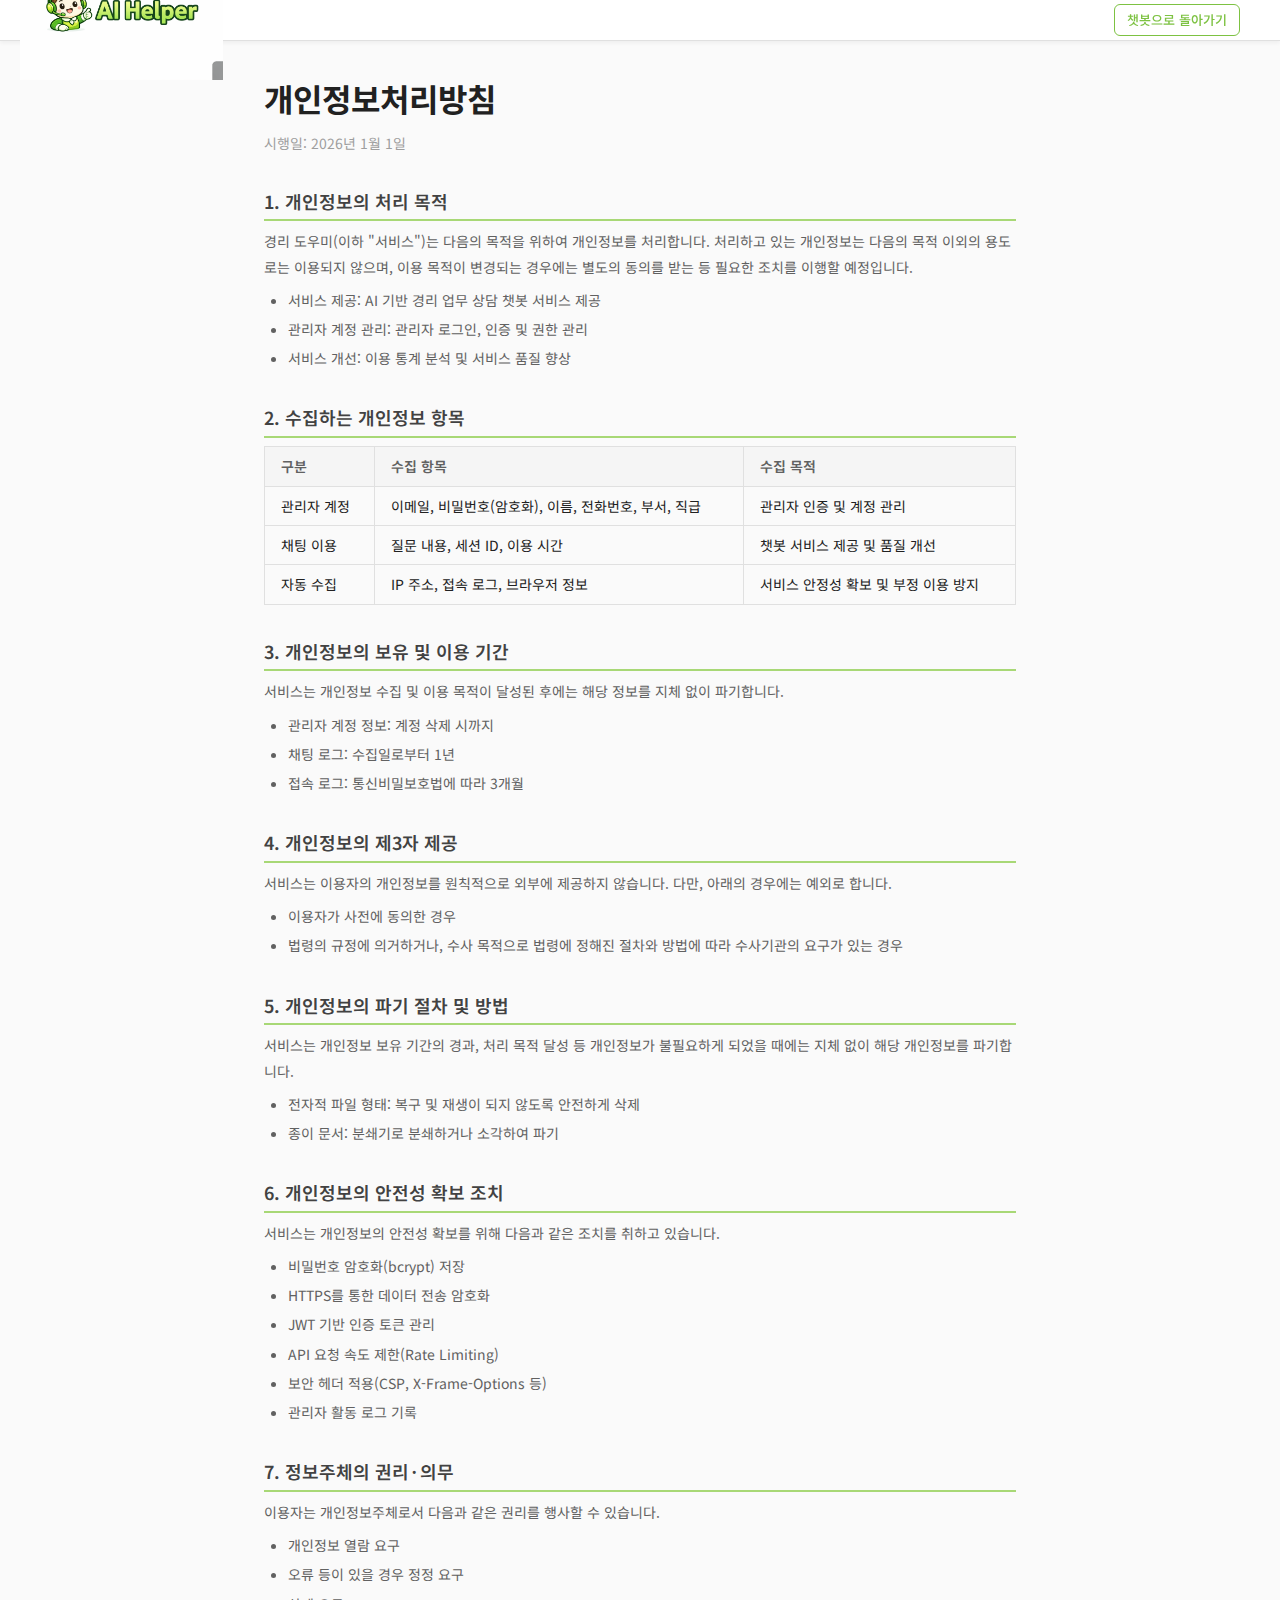
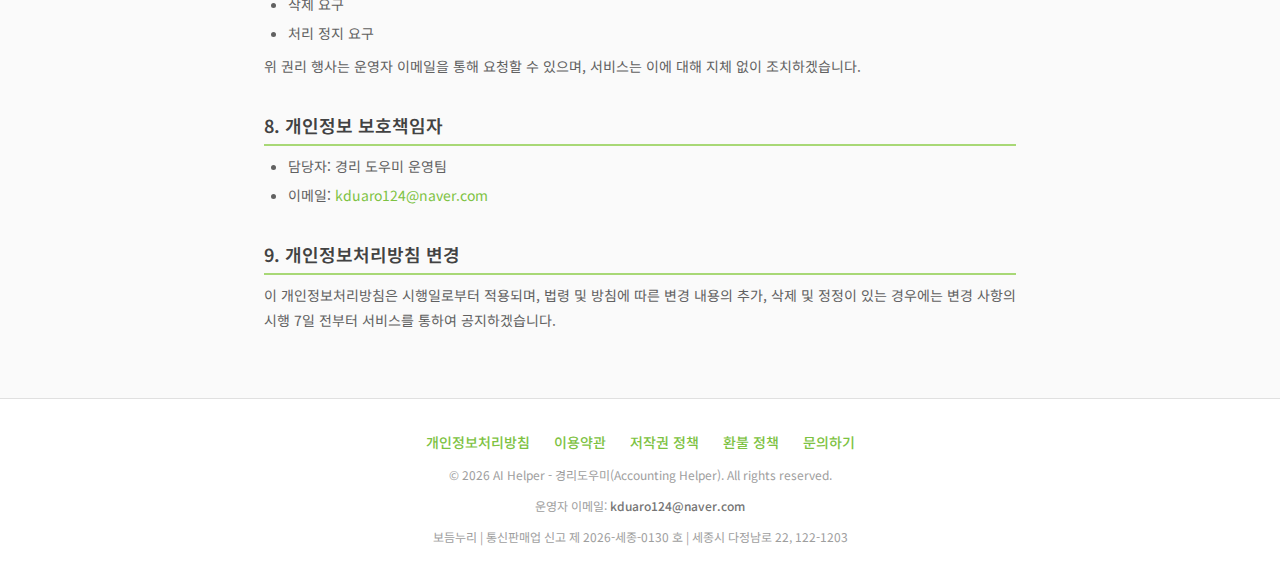
<file: privacy.html>
<!DOCTYPE html>
<html lang="ko">
<head>
    <meta charset="UTF-8">
    <meta name="viewport" content="width=device-width, initial-scale=1.0">
    <title>개인정보처리방침 - AI Helper 경리도우미</title>
    <link rel="icon" type="image/png" href="/assets/images/logo.png">
    <link rel="stylesheet" href="/css/common.css?v=10">
    <link rel="stylesheet" href="/css/policy.css?v=7">
</head>
<body>
    <a href="#main-content" class="skip-link">본문으로 건너뛰기</a>

    <header class="header" role="banner">
        <div class="header-left">
            <a href="/" class="header-logo" aria-label="AI Helper 경리도우미 홈으로 이동">
                <img src="/assets/images/logo.png" alt="AI Helper 로고" aria-hidden="true">
            </a>
        </div>
        <div class="header-right">
            <a href="/" class="btn btn-outline btn-sm" onclick="var c=sessionStorage.getItem('last_company');if(c){this.href='/?company='+c}">챗봇으로 돌아가기</a>
        </div>
    </header>

    <main id="main-content" class="policy-container">
        <h1 class="policy-title">개인정보처리방침</h1>
        <p class="policy-date">시행일: 2026년 1월 1일</p>

        <section class="policy-section">
            <h2>1. 개인정보의 처리 목적</h2>
            <p>경리 도우미(이하 "서비스")는 다음의 목적을 위하여 개인정보를 처리합니다. 처리하고 있는 개인정보는 다음의 목적 이외의 용도로는 이용되지 않으며, 이용 목적이 변경되는 경우에는 별도의 동의를 받는 등 필요한 조치를 이행할 예정입니다.</p>
            <ul>
                <li>서비스 제공: AI 기반 경리 업무 상담 챗봇 서비스 제공</li>
                <li>관리자 계정 관리: 관리자 로그인, 인증 및 권한 관리</li>
                <li>서비스 개선: 이용 통계 분석 및 서비스 품질 향상</li>
            </ul>
        </section>

        <section class="policy-section">
            <h2>2. 수집하는 개인정보 항목</h2>
            <table>
                <thead>
                    <tr>
                        <th>구분</th>
                        <th>수집 항목</th>
                        <th>수집 목적</th>
                    </tr>
                </thead>
                <tbody>
                    <tr>
                        <td>관리자 계정</td>
                        <td>이메일, 비밀번호(암호화), 이름, 전화번호, 부서, 직급</td>
                        <td>관리자 인증 및 계정 관리</td>
                    </tr>
                    <tr>
                        <td>채팅 이용</td>
                        <td>질문 내용, 세션 ID, 이용 시간</td>
                        <td>챗봇 서비스 제공 및 품질 개선</td>
                    </tr>
                    <tr>
                        <td>자동 수집</td>
                        <td>IP 주소, 접속 로그, 브라우저 정보</td>
                        <td>서비스 안정성 확보 및 부정 이용 방지</td>
                    </tr>
                </tbody>
            </table>
        </section>

        <section class="policy-section">
            <h2>3. 개인정보의 보유 및 이용 기간</h2>
            <p>서비스는 개인정보 수집 및 이용 목적이 달성된 후에는 해당 정보를 지체 없이 파기합니다.</p>
            <ul>
                <li>관리자 계정 정보: 계정 삭제 시까지</li>
                <li>채팅 로그: 수집일로부터 1년</li>
                <li>접속 로그: 통신비밀보호법에 따라 3개월</li>
            </ul>
        </section>

        <section class="policy-section">
            <h2>4. 개인정보의 제3자 제공</h2>
            <p>서비스는 이용자의 개인정보를 원칙적으로 외부에 제공하지 않습니다. 다만, 아래의 경우에는 예외로 합니다.</p>
            <ul>
                <li>이용자가 사전에 동의한 경우</li>
                <li>법령의 규정에 의거하거나, 수사 목적으로 법령에 정해진 절차와 방법에 따라 수사기관의 요구가 있는 경우</li>
            </ul>
        </section>

        <section class="policy-section">
            <h2>5. 개인정보의 파기 절차 및 방법</h2>
            <p>서비스는 개인정보 보유 기간의 경과, 처리 목적 달성 등 개인정보가 불필요하게 되었을 때에는 지체 없이 해당 개인정보를 파기합니다.</p>
            <ul>
                <li>전자적 파일 형태: 복구 및 재생이 되지 않도록 안전하게 삭제</li>
                <li>종이 문서: 분쇄기로 분쇄하거나 소각하여 파기</li>
            </ul>
        </section>

        <section class="policy-section">
            <h2>6. 개인정보의 안전성 확보 조치</h2>
            <p>서비스는 개인정보의 안전성 확보를 위해 다음과 같은 조치를 취하고 있습니다.</p>
            <ul>
                <li>비밀번호 암호화(bcrypt) 저장</li>
                <li>HTTPS를 통한 데이터 전송 암호화</li>
                <li>JWT 기반 인증 토큰 관리</li>
                <li>API 요청 속도 제한(Rate Limiting)</li>
                <li>보안 헤더 적용(CSP, X-Frame-Options 등)</li>
                <li>관리자 활동 로그 기록</li>
            </ul>
        </section>

        <section class="policy-section">
            <h2>7. 정보주체의 권리·의무</h2>
            <p>이용자는 개인정보주체로서 다음과 같은 권리를 행사할 수 있습니다.</p>
            <ul>
                <li>개인정보 열람 요구</li>
                <li>오류 등이 있을 경우 정정 요구</li>
                <li>삭제 요구</li>
                <li>처리 정지 요구</li>
            </ul>
            <p>위 권리 행사는 운영자 이메일을 통해 요청할 수 있으며, 서비스는 이에 대해 지체 없이 조치하겠습니다.</p>
        </section>

        <section class="policy-section">
            <h2>8. 개인정보 보호책임자</h2>
            <ul>
                <li>담당자: 경리 도우미 운영팀</li>
                <li>이메일: <a href="mailto:kduaro124@naver.com">kduaro124@naver.com</a></li>
            </ul>
        </section>

        <section class="policy-section">
            <h2>9. 개인정보처리방침 변경</h2>
            <p>이 개인정보처리방침은 시행일로부터 적용되며, 법령 및 방침에 따른 변경 내용의 추가, 삭제 및 정정이 있는 경우에는 변경 사항의 시행 7일 전부터 서비스를 통하여 공지하겠습니다.</p>
        </section>
    </main>

    <footer class="site-footer" role="contentinfo">
        <div class="footer-inner">
            <nav class="footer-links" aria-label="정책 링크">
                <a href="/privacy.html">개인정보처리방침</a>
                <a href="/terms.html">이용약관</a>
                <a href="/copyright.html">저작권 정책</a>
                <a href="/refund-policy.html">환불 정책</a>
                <a href="/contact.html">문의하기</a>
            </nav>
            <p class="footer-copyright">&copy; 2026 AI Helper - 경리도우미(Accounting Helper). All rights reserved.</p>
            <p class="footer-contact">운영자 이메일: <a href="mailto:kduaro124@naver.com">kduaro124@naver.com</a></p>
            <p class="footer-business-info">보듬누리 | 통신판매업 신고 제 2026-세종-0130 호 | 세종시 다정남로 22, 122-1203</p>
        </div>
    </footer>
</body>
</html>
</file>
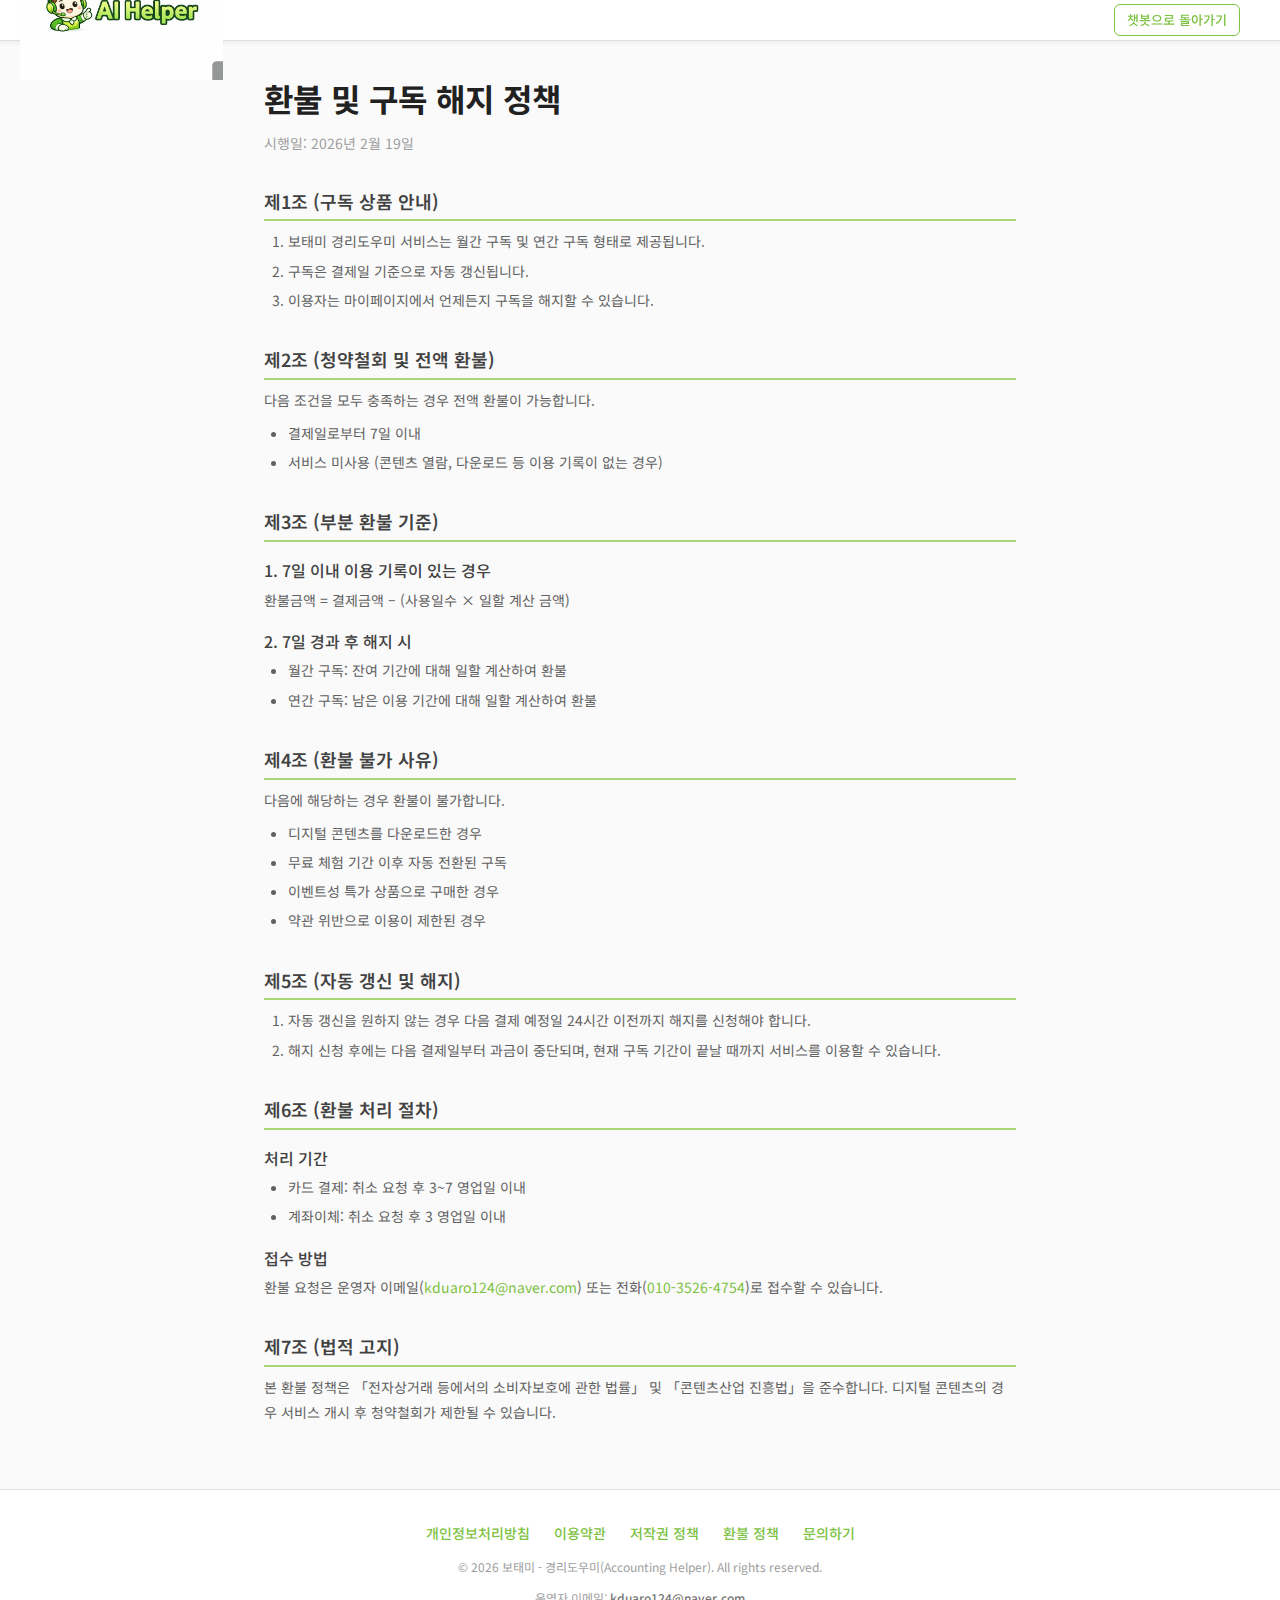
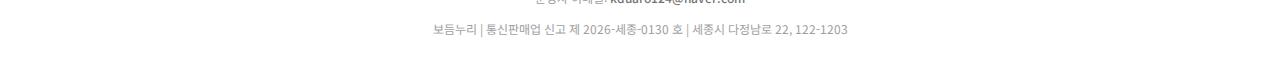
<file: refund-policy.html>
<!DOCTYPE html>
<html lang="ko">
<head>
    <meta charset="UTF-8">
    <meta name="viewport" content="width=device-width, initial-scale=1.0">
    <title>환불 및 구독 해지 정책 - 보태미 경리도우미</title>
    <link rel="icon" type="image/png" href="/assets/images/logo.png">
    <link rel="stylesheet" href="/css/common.css?v=7">
    <link rel="stylesheet" href="/css/policy.css?v=7">
</head>
<body>
    <a href="#main-content" class="skip-link">본문으로 건너뛰기</a>

    <header class="header" role="banner">
        <div class="header-left">
            <a href="/" class="header-logo" aria-label="보태미 경리도우미 홈으로 이동">
                <img src="/assets/images/logo.png" alt="보태미 로고" aria-hidden="true">
            </a>
        </div>
        <div class="header-right">
            <a href="/" class="btn btn-outline btn-sm" onclick="var c=sessionStorage.getItem('last_company');if(c){this.href='/?company='+c}">챗봇으로 돌아가기</a>
        </div>
    </header>

    <main id="main-content" class="policy-container">
        <h1 class="policy-title">환불 및 구독 해지 정책</h1>
        <p class="policy-date">시행일: 2026년 2월 19일</p>

        <section class="policy-section">
            <h2>제1조 (구독 상품 안내)</h2>
            <ol>
                <li>보태미 경리도우미 서비스는 월간 구독 및 연간 구독 형태로 제공됩니다.</li>
                <li>구독은 결제일 기준으로 자동 갱신됩니다.</li>
                <li>이용자는 마이페이지에서 언제든지 구독을 해지할 수 있습니다.</li>
            </ol>
        </section>

        <section class="policy-section">
            <h2>제2조 (청약철회 및 전액 환불)</h2>
            <p>다음 조건을 모두 충족하는 경우 전액 환불이 가능합니다.</p>
            <ul>
                <li>결제일로부터 7일 이내</li>
                <li>서비스 미사용 (콘텐츠 열람, 다운로드 등 이용 기록이 없는 경우)</li>
            </ul>
        </section>

        <section class="policy-section">
            <h2>제3조 (부분 환불 기준)</h2>
            <h3>1. 7일 이내 이용 기록이 있는 경우</h3>
            <p>환불금액 = 결제금액 – (사용일수 × 일할 계산 금액)</p>

            <h3>2. 7일 경과 후 해지 시</h3>
            <ul>
                <li>월간 구독: 잔여 기간에 대해 일할 계산하여 환불</li>
                <li>연간 구독: 남은 이용 기간에 대해 일할 계산하여 환불</li>
            </ul>
        </section>

        <section class="policy-section">
            <h2>제4조 (환불 불가 사유)</h2>
            <p>다음에 해당하는 경우 환불이 불가합니다.</p>
            <ul>
                <li>디지털 콘텐츠를 다운로드한 경우</li>
                <li>무료 체험 기간 이후 자동 전환된 구독</li>
                <li>이벤트성 특가 상품으로 구매한 경우</li>
                <li>약관 위반으로 이용이 제한된 경우</li>
            </ul>
        </section>

        <section class="policy-section">
            <h2>제5조 (자동 갱신 및 해지)</h2>
            <ol>
                <li>자동 갱신을 원하지 않는 경우 다음 결제 예정일 24시간 이전까지 해지를 신청해야 합니다.</li>
                <li>해지 신청 후에는 다음 결제일부터 과금이 중단되며, 현재 구독 기간이 끝날 때까지 서비스를 이용할 수 있습니다.</li>
            </ol>
        </section>

        <section class="policy-section">
            <h2>제6조 (환불 처리 절차)</h2>
            <h3>처리 기간</h3>
            <ul>
                <li>카드 결제: 취소 요청 후 3~7 영업일 이내</li>
                <li>계좌이체: 취소 요청 후 3 영업일 이내</li>
            </ul>

            <h3>접수 방법</h3>
            <p>환불 요청은 운영자 이메일(<a href="mailto:kduaro124@naver.com">kduaro124@naver.com</a>) 또는 전화(<a href="tel:010-3526-4754">010-3526-4754</a>)로 접수할 수 있습니다.</p>
        </section>

        <section class="policy-section">
            <h2>제7조 (법적 고지)</h2>
            <p>본 환불 정책은 「전자상거래 등에서의 소비자보호에 관한 법률」 및 「콘텐츠산업 진흥법」을 준수합니다. 디지털 콘텐츠의 경우 서비스 개시 후 청약철회가 제한될 수 있습니다.</p>
        </section>
    </main>

    <footer class="site-footer" role="contentinfo">
        <div class="footer-inner">
            <nav class="footer-links" aria-label="정책 링크">
                <a href="/privacy.html">개인정보처리방침</a>
                <a href="/terms.html">이용약관</a>
                <a href="/copyright.html">저작권 정책</a>
                <a href="/refund-policy.html">환불 정책</a>
                <a href="/contact.html">문의하기</a>
            </nav>
            <p class="footer-copyright">&copy; 2026 보태미 - 경리도우미(Accounting Helper). All rights reserved.</p>
            <p class="footer-contact">운영자 이메일: <a href="mailto:kduaro124@naver.com">kduaro124@naver.com</a></p>
            <p class="footer-business-info">보듬누리 | 통신판매업 신고 제 2026-세종-0130 호 | 세종시 다정남로 22, 122-1203</p>
        </div>
    </footer>
</body>
</html>
</file>
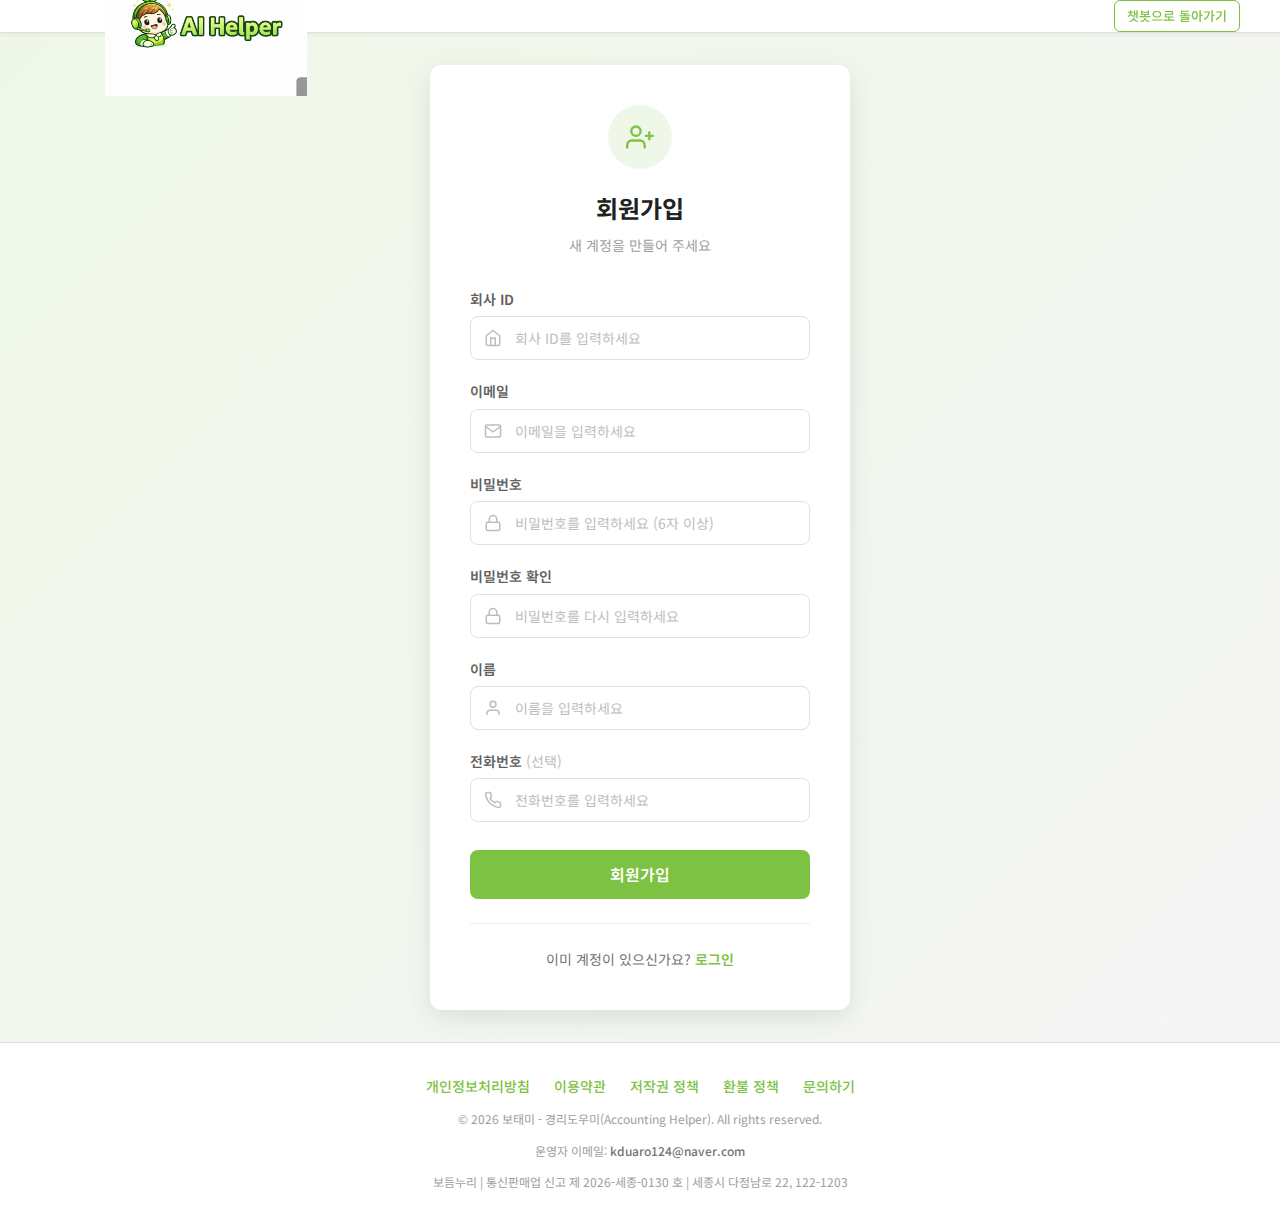
<file: register.html>
<!DOCTYPE html>
<html lang="ko">
<head>
    <meta charset="UTF-8">
    <meta name="viewport" content="width=device-width, initial-scale=1.0">
    <title>회원가입 - 보태미 경리도우미</title>
    <link rel="icon" type="image/png" href="/assets/images/logo.png">
    <link rel="stylesheet" href="/css/common.css?v=7">
    <link rel="stylesheet" href="/css/login.css?v=7">
</head>
<body>
    <a href="#registerForm" class="skip-link">회원가입 폼으로 건너뛰기</a>

    <header class="header" role="banner">
        <div class="header-left">
            <a href="/" class="header-logo" aria-label="보태미 경리도우미 홈으로 이동">
                <img src="/assets/images/logo.png" alt="보태미 로고" aria-hidden="true">
                <span>경리언니들 제가 도와드릴께요~ 힘내세요!</span>
            </a>
        </div>
        <div class="header-right">
            <a href="/" class="btn btn-outline btn-sm" onclick="var c=sessionStorage.getItem('last_company');if(c){this.href='/?company='+c}">챗봇으로 돌아가기</a>
        </div>
    </header>

    <main class="login-wrapper">
        <div class="login-card" id="registerCard">
            <!-- User icon -->
            <div class="login-icon" aria-hidden="true">
                <svg width="28" height="28" viewBox="0 0 24 24" fill="none" stroke="currentColor" stroke-width="2" stroke-linecap="round" stroke-linejoin="round"><path d="M16 21v-2a4 4 0 0 0-4-4H5a4 4 0 0 0-4 4v2"/><circle cx="8.5" cy="7" r="4"/><line x1="20" y1="8" x2="20" y2="14"/><line x1="23" y1="11" x2="17" y2="11"/></svg>
            </div>

            <div class="login-title">
                <h2>회원가입</h2>
                <p>새 계정을 만들어 주세요</p>
            </div>

            <div id="registerError" class="login-error" role="alert" aria-live="assertive">
                <svg width="16" height="16" viewBox="0 0 24 24" fill="none" stroke="currentColor" stroke-width="2" aria-hidden="true"><circle cx="12" cy="12" r="10"/><line x1="12" y1="8" x2="12" y2="12"/><line x1="12" y1="16" x2="12.01" y2="16"/></svg>
                <span id="registerErrorMsg"></span>
            </div>

            <div id="registerSuccess" class="login-success" role="status" aria-live="polite">
                <svg width="16" height="16" viewBox="0 0 24 24" fill="none" stroke="currentColor" stroke-width="2" aria-hidden="true"><path d="M22 11.08V12a10 10 0 1 1-5.93-9.14"/><polyline points="22 4 12 14.01 9 11.01"/></svg>
                <span id="registerSuccessMsg"></span>
            </div>

            <form id="registerForm" class="login-form" novalidate aria-label="회원가입 폼">
                <div class="form-group">
                    <label for="companyId">회사 ID</label>
                    <div class="input-wrap">
                        <span class="input-icon" aria-hidden="true">
                            <svg width="18" height="18" viewBox="0 0 24 24" fill="none" stroke="currentColor" stroke-width="2"><path d="M3 9l9-7 9 7v11a2 2 0 0 1-2 2H5a2 2 0 0 1-2-2z"/><polyline points="9 22 9 12 15 12 15 22"/></svg>
                        </span>
                        <input type="number" id="companyId" class="form-control" placeholder="회사 ID를 입력하세요" autocomplete="organization" required aria-required="true" min="1">
                    </div>
                </div>
                <div class="form-group">
                    <label for="email">이메일</label>
                    <div class="input-wrap">
                        <span class="input-icon" aria-hidden="true">
                            <svg width="18" height="18" viewBox="0 0 24 24" fill="none" stroke="currentColor" stroke-width="2"><path d="M4 4h16c1.1 0 2 .9 2 2v12c0 1.1-.9 2-2 2H4c-1.1 0-2-.9-2-2V6c0-1.1.9-2 2-2z"/><polyline points="22,6 12,13 2,6"/></svg>
                        </span>
                        <input type="email" id="email" class="form-control" placeholder="이메일을 입력하세요" autocomplete="email" required aria-required="true">
                    </div>
                </div>
                <div class="form-group">
                    <label for="password">비밀번호</label>
                    <div class="input-wrap">
                        <span class="input-icon" aria-hidden="true">
                            <svg width="18" height="18" viewBox="0 0 24 24" fill="none" stroke="currentColor" stroke-width="2"><rect x="3" y="11" width="18" height="11" rx="2" ry="2"/><path d="M7 11V7a5 5 0 0 1 10 0v4"/></svg>
                        </span>
                        <input type="password" id="password" class="form-control" placeholder="비밀번호를 입력하세요 (6자 이상)" autocomplete="new-password" required aria-required="true" minlength="6">
                    </div>
                </div>
                <div class="form-group">
                    <label for="passwordConfirm">비밀번호 확인</label>
                    <div class="input-wrap">
                        <span class="input-icon" aria-hidden="true">
                            <svg width="18" height="18" viewBox="0 0 24 24" fill="none" stroke="currentColor" stroke-width="2"><rect x="3" y="11" width="18" height="11" rx="2" ry="2"/><path d="M7 11V7a5 5 0 0 1 10 0v4"/></svg>
                        </span>
                        <input type="password" id="passwordConfirm" class="form-control" placeholder="비밀번호를 다시 입력하세요" autocomplete="new-password" required aria-required="true">
                    </div>
                </div>
                <div class="form-group">
                    <label for="fullName">이름</label>
                    <div class="input-wrap">
                        <span class="input-icon" aria-hidden="true">
                            <svg width="18" height="18" viewBox="0 0 24 24" fill="none" stroke="currentColor" stroke-width="2"><path d="M20 21v-2a4 4 0 0 0-4-4H8a4 4 0 0 0-4 4v2"/><circle cx="12" cy="7" r="4"/></svg>
                        </span>
                        <input type="text" id="fullName" class="form-control" placeholder="이름을 입력하세요" autocomplete="name" required aria-required="true">
                    </div>
                </div>
                <div class="form-group">
                    <label for="phone">전화번호 <span style="color:var(--gray-400);font-weight:400">(선택)</span></label>
                    <div class="input-wrap">
                        <span class="input-icon" aria-hidden="true">
                            <svg width="18" height="18" viewBox="0 0 24 24" fill="none" stroke="currentColor" stroke-width="2"><path d="M22 16.92v3a2 2 0 0 1-2.18 2 19.79 19.79 0 0 1-8.63-3.07 19.5 19.5 0 0 1-6-6 19.79 19.79 0 0 1-3.07-8.67A2 2 0 0 1 4.11 2h3a2 2 0 0 1 2 1.72c.127.96.361 1.903.7 2.81a2 2 0 0 1-.45 2.11L8.09 9.91a16 16 0 0 0 6 6l1.27-1.27a2 2 0 0 1 2.11-.45c.907.339 1.85.573 2.81.7A2 2 0 0 1 22 16.92z"/></svg>
                        </span>
                        <input type="tel" id="phone" class="form-control" placeholder="전화번호를 입력하세요" autocomplete="tel">
                    </div>
                </div>
                <button type="submit" class="btn btn-primary login-btn" id="registerBtn" aria-label="회원가입">
                    <span class="btn-text">회원가입</span>
                    <span class="spinner" aria-hidden="true"></span>
                </button>
            </form>

            <div class="login-signup">
                이미 계정이 있으신가요? <a href="/login.html">로그인</a>
            </div>

        </div>
    </main>

    <footer class="site-footer" role="contentinfo">
        <div class="footer-inner">
            <nav class="footer-links" aria-label="정책 링크">
                <a href="/privacy.html">개인정보처리방침</a>
                <a href="/terms.html">이용약관</a>
                <a href="/copyright.html">저작권 정책</a>
                <a href="/refund-policy.html">환불 정책</a>
                <a href="/contact.html">문의하기</a>
            </nav>
            <p class="footer-copyright">&copy; 2026 보태미 - 경리도우미(Accounting Helper). All rights reserved.</p>
            <p class="footer-contact">운영자 이메일: <a href="mailto:kduaro124@naver.com">kduaro124@naver.com</a></p>
            <p class="footer-business-info">보듬누리 | 통신판매업 신고 제 2026-세종-0130 호 | 세종시 다정남로 22, 122-1203</p>
        </div>
    </footer>

    <script src="/js/api.js?v=7"></script>
    <script src="/js/register.js?v=7"></script>
</body>
</html>
</file>
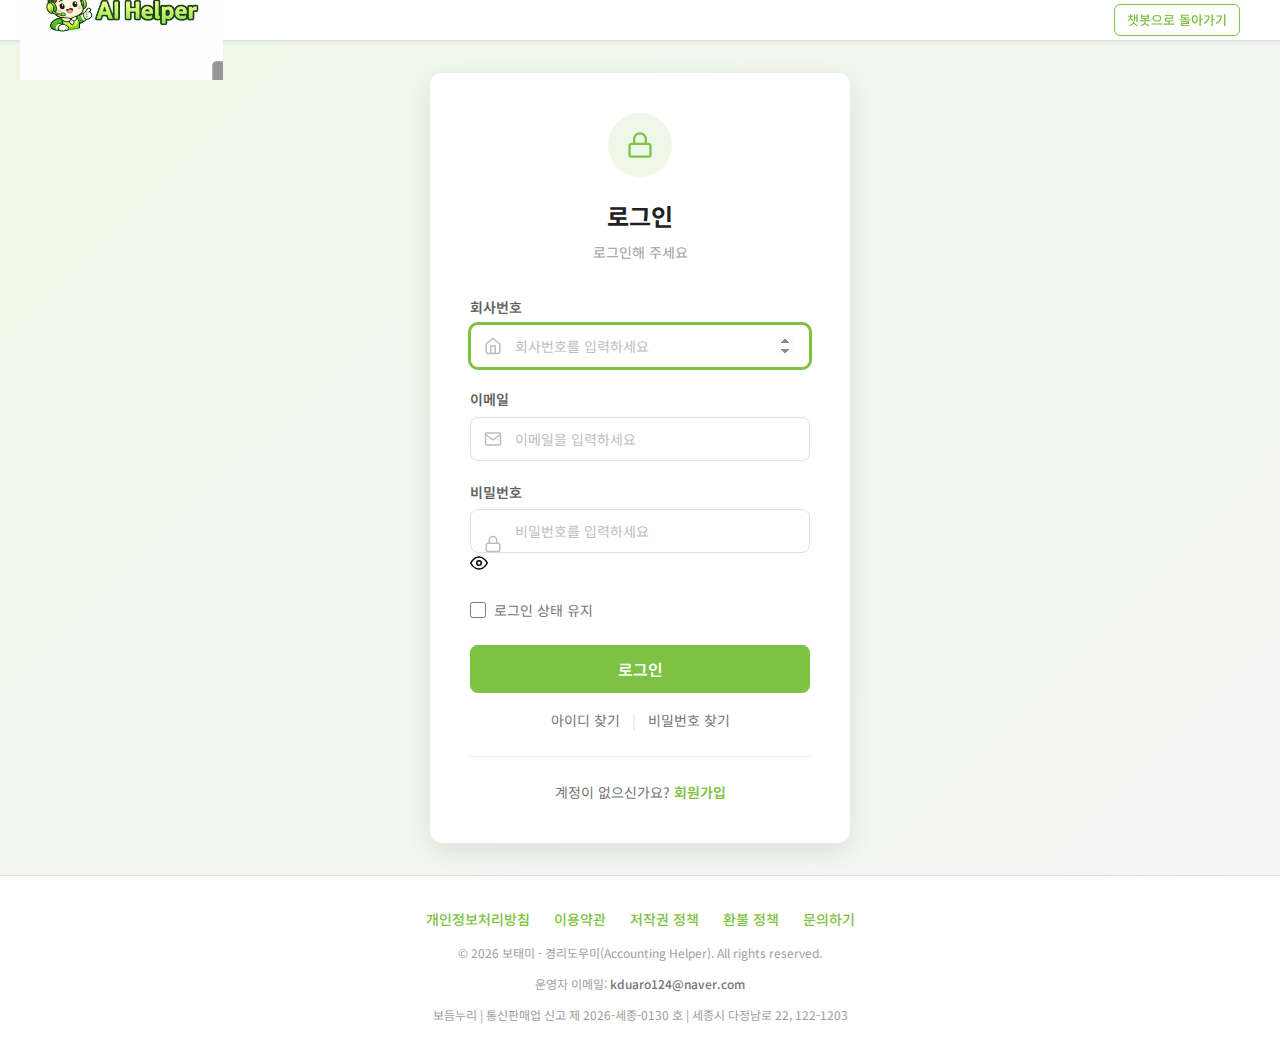
<file: super-admin.html>
<!DOCTYPE html>
<html lang="ko">
<head>
    <meta charset="UTF-8">
    <meta name="viewport" content="width=device-width, initial-scale=1.0">
    <title>수퍼관리 - 보태미 경리도우미</title>
    <link rel="icon" type="image/png" href="/assets/images/logo.png">
    <link rel="stylesheet" href="/css/common.css?v=8">
    <link rel="stylesheet" href="/css/super-admin.css?v=8">
</head>
<body>
    <a href="#main-content" class="skip-link">본문으로 건너뛰기</a>

    <header class="header" role="banner">
        <div class="header-left">
            <a href="/" class="header-logo" aria-label="보태미 경리도우미 홈으로 이동">
                <img src="/assets/images/logo.png" alt="보태미 로고" aria-hidden="true">
                <span>경리언니들 제가 도와드릴께요~ 힘내세요!</span>
            </a>
            <nav class="header-nav" aria-label="메인 내비게이션">
                <a href="/">AI 챗봇</a>
                <a href="#" class="disabled" aria-disabled="true" title="준비 중입니다">부과내역서</a>
                <a href="/super-admin.html" class="active" aria-current="page">수퍼관리</a>
            </nav>
        </div>
        <div class="header-right">
            <span id="headerCompanyName" style="font-size:var(--text-sm);color:var(--primary);font-weight:600"></span>
            <span id="headerUsername" style="font-size:var(--text-sm);color:var(--gray-600)"></span>
            <span id="roleBadge" class="role-badge" style="display:none"></span>
            <a href="/admin.html" class="btn btn-outline btn-sm">관리자</a>
            <button id="logoutBtn" class="btn btn-sm" style="color:var(--gray-600)" aria-label="로그아웃">로그아웃</button>
        </div>
    </header>

    <main id="main-content" class="sa-container">
        <h1 class="sa-title">수퍼관리 대시보드</h1>

        <!-- Stats — 6 cards -->
        <div class="sa-stats-grid" role="region" aria-label="전체 현황 요약">
            <div class="stat-card">
                <div class="stat-icon blue" aria-hidden="true">
                    <svg width="24" height="24" viewBox="0 0 24 24" fill="none" stroke="currentColor" stroke-width="2"><path d="M3 9l9-7 9 7v11a2 2 0 0 1-2 2H5a2 2 0 0 1-2-2z"/><polyline points="9 22 9 12 15 12 15 22"/></svg>
                </div>
                <div class="stat-info">
                    <h4>총 회사</h4>
                    <div class="stat-value" id="statTotalCompanies" aria-live="polite">
                        <span class="stat-loading" aria-label="로딩 중"></span>
                    </div>
                </div>
            </div>
            <div class="stat-card">
                <div class="stat-icon green" aria-hidden="true">
                    <svg width="24" height="24" viewBox="0 0 24 24" fill="none" stroke="currentColor" stroke-width="2"><path d="M22 11.08V12a10 10 0 1 1-5.93-9.14"/><polyline points="22 4 12 14.01 9 11.01"/></svg>
                </div>
                <div class="stat-info">
                    <h4>유료 구독</h4>
                    <div class="stat-value" id="statActiveSubscribers" aria-live="polite">
                        <span class="stat-loading" aria-label="로딩 중"></span>
                    </div>
                </div>
            </div>
            <div class="stat-card">
                <div class="stat-icon trial" aria-hidden="true">
                    <svg width="24" height="24" viewBox="0 0 24 24" fill="none" stroke="currentColor" stroke-width="2"><circle cx="12" cy="12" r="10"/><polyline points="12 6 12 12 16 14"/></svg>
                </div>
                <div class="stat-info">
                    <h4>체험 중</h4>
                    <div class="stat-value" id="statTrialSubscribers" aria-live="polite">
                        <span class="stat-loading" aria-label="로딩 중"></span>
                    </div>
                </div>
            </div>
            <div class="stat-card">
                <div class="stat-icon gray" aria-hidden="true">
                    <svg width="24" height="24" viewBox="0 0 24 24" fill="none" stroke="currentColor" stroke-width="2"><circle cx="12" cy="12" r="10"/><line x1="8" y1="12" x2="16" y2="12"/></svg>
                </div>
                <div class="stat-info">
                    <h4>무료</h4>
                    <div class="stat-value" id="statFreeCompanies" aria-live="polite">
                        <span class="stat-loading" aria-label="로딩 중"></span>
                    </div>
                </div>
            </div>
            <div class="stat-card">
                <div class="stat-icon orange" aria-hidden="true">
                    <svg width="24" height="24" viewBox="0 0 24 24" fill="none" stroke="currentColor" stroke-width="2"><line x1="12" y1="1" x2="12" y2="23"/><path d="M17 5H9.5a3.5 3.5 0 0 0 0 7h5a3.5 3.5 0 0 1 0 7H6"/></svg>
                </div>
                <div class="stat-info">
                    <h4>총 매출</h4>
                    <div class="stat-value" id="statTotalRevenue" aria-live="polite">
                        <span class="stat-loading" aria-label="로딩 중"></span>
                    </div>
                </div>
            </div>
            <div class="stat-card">
                <div class="stat-icon purple" aria-hidden="true">
                    <svg width="24" height="24" viewBox="0 0 24 24" fill="none" stroke="currentColor" stroke-width="2"><rect x="1" y="4" width="22" height="16" rx="2" ry="2"/><line x1="1" y1="10" x2="23" y2="10"/></svg>
                </div>
                <div class="stat-info">
                    <h4>총 결제건</h4>
                    <div class="stat-value" id="statTotalPayments" aria-live="polite">
                        <span class="stat-loading" aria-label="로딩 중"></span>
                    </div>
                </div>
            </div>
        </div>

        <!-- Q&A Excel Upload -->
        <section class="sa-section">
            <div class="sa-upload-bar">
                <h2 class="sa-section-title" style="margin-bottom:0">Q&A 엑셀 업로드</h2>
                <button class="btn btn-primary" id="excelUploadBtn" onclick="openUploadModal()">
                    <svg width="16" height="16" viewBox="0 0 24 24" fill="none" stroke="currentColor" stroke-width="2" aria-hidden="true"><path d="M21 15v4a2 2 0 0 1-2 2H5a2 2 0 0 1-2-2v-4"/><polyline points="17 8 12 3 7 8"/><line x1="12" y1="3" x2="12" y2="15"/></svg>
                    엑셀 업로드
                </button>
            </div>
        </section>

        <!-- Subscribers Table -->
        <section class="sa-section">
            <h2 class="sa-section-title">회사별 구독 현황</h2>
            <div class="sa-table-wrap">
                <div class="table-loading" id="subscribersLoading" role="status" aria-label="데이터 로딩 중">
                    <div class="table-spinner" aria-hidden="true"></div>
                </div>
                <div class="table-wrap">
                    <table class="sa-table" aria-label="회사별 구독 현황">
                        <thead>
                            <tr>
                                <th scope="col" style="width:70px">회사번호</th>
                                <th scope="col" style="width:150px">회사명</th>
                                <th scope="col" style="width:90px">승인 상태</th>
                                <th scope="col" style="width:80px">플랜</th>
                                <th scope="col" style="width:90px">구독 상태</th>
                                <th scope="col" style="width:140px" class="col-card">카드 정보</th>
                                <th scope="col" style="width:110px">결제 합계</th>
                                <th scope="col" style="width:180px;white-space:nowrap" class="col-date">최종 결제일</th>
                                <th scope="col" style="width:160px">관리</th>
                            </tr>
                        </thead>
                        <tbody id="subscribersTableBody">
                        </tbody>
                    </table>
                </div>
                <div id="subscribersEmpty" class="empty-state" style="display:none" role="status">
                    <p>구독 데이터가 없습니다.</p>
                </div>
            </div>
        </section>

        <!-- Payments Table -->
        <section class="sa-section">
            <h2 class="sa-section-title">결제 내역</h2>
            <div class="toolbar" role="toolbar" aria-label="결제 내역 필터">
                <label for="paymentCompanyFilter" class="sr-only">회사 필터</label>
                <select id="paymentCompanyFilter" class="form-control" aria-label="회사 필터">
                    <option value="">전체 회사</option>
                </select>
                <label for="paymentStatusFilter" class="sr-only">상태 필터</label>
                <select id="paymentStatusFilter" class="form-control" aria-label="상태 필터">
                    <option value="">전체 상태</option>
                    <option value="success">성공</option>
                    <option value="failed">실패</option>
                    <option value="cancelled">취소</option>
                </select>
            </div>
            <div class="sa-table-wrap">
                <div class="table-loading" id="paymentsLoading" role="status" aria-label="데이터 로딩 중">
                    <div class="table-spinner" aria-hidden="true"></div>
                </div>
                <div class="table-wrap">
                    <table class="sa-table" aria-label="결제 내역">
                        <thead>
                            <tr>
                                <th scope="col" style="width:80px">회사번호</th>
                                <th scope="col">회사명</th>
                                <th scope="col">관리자아이디(결제시)</th>
                                <th scope="col">주문번호</th>
                                <th scope="col" style="width:120px">금액</th>
                                <th scope="col" style="width:100px">상태</th>
                                <th scope="col" style="width:160px">결제일</th>
                            </tr>
                        </thead>
                        <tbody id="paymentsTableBody">
                        </tbody>
                    </table>
                </div>
                <div id="paymentsEmpty" class="empty-state" style="display:none" role="status">
                    <p>결제 내역이 없습니다.</p>
                </div>
            </div>
        </section>
    </main>

    <!-- Company Detail Modal -->
    <div class="modal-overlay" id="companyModal" role="dialog" aria-modal="true" aria-labelledby="companyModalTitle">
        <div class="modal">
            <div class="modal-header">
                <h3 id="companyModalTitle">회사 상세 정보</h3>
                <button class="modal-close" onclick="closeCompanyModal()" aria-label="닫기">&times;</button>
            </div>
            <div class="modal-body" id="companyModalBody">
            </div>
            <div class="modal-footer">
                <button class="btn btn-outline" onclick="closeCompanyModal()">닫기</button>
            </div>
        </div>
    </div>

    <!-- Excel Upload Modal -->
    <div class="modal-overlay" id="uploadModal" role="dialog" aria-modal="true" aria-labelledby="uploadModalTitle">
        <div class="modal">
            <div class="modal-header">
                <h3 id="uploadModalTitle">Q&A 엑셀 업로드</h3>
                <button class="modal-close" onclick="closeUploadModal()" aria-label="닫기">&times;</button>
            </div>
            <div class="modal-body">
                <div class="form-group">
                    <label for="uploadCompany">회사 선택 <span class="required" aria-hidden="true">*</span></label>
                    <select id="uploadCompany" class="form-control" aria-required="true"></select>
                </div>
                <div class="form-group">
                    <label>양식 다운로드</label>
                    <a href="#" class="upload-template-link" onclick="downloadTemplate(); return false;">
                        <svg width="16" height="16" viewBox="0 0 24 24" fill="none" stroke="currentColor" stroke-width="2"><path d="M21 15v4a2 2 0 0 1-2 2H5a2 2 0 0 1-2-2v-4"/><polyline points="7 10 12 15 17 10"/><line x1="12" y1="15" x2="12" y2="3"/></svg>
                        qa_upload_template.xlsx
                    </a>
                </div>
                <div class="form-group">
                    <label for="uploadFile">엑셀 파일 선택 <span class="required" aria-hidden="true">*</span></label>
                    <div class="upload-file-area" id="uploadFileArea">
                        <svg width="32" height="32" viewBox="0 0 24 24" fill="none" stroke="currentColor" stroke-width="1.5"><path d="M21 15v4a2 2 0 0 1-2 2H5a2 2 0 0 1-2-2v-4"/><polyline points="17 8 12 3 7 8"/><line x1="12" y1="3" x2="12" y2="15"/></svg>
                        <p class="upload-file-text">클릭하거나 파일을 드래그하여 업로드</p>
                        <p class="upload-file-hint">.xlsx 파일만 지원</p>
                        <input type="file" id="uploadFile" accept=".xlsx" style="display:none">
                    </div>
                    <div class="upload-file-name" id="uploadFileName" style="display:none"></div>
                </div>
                <div class="upload-result" id="uploadResult" style="display:none">
                    <h4>업로드 결과</h4>
                    <div class="upload-result-stats" id="uploadResultStats"></div>
                    <div class="upload-result-errors" id="uploadResultErrors" style="display:none"></div>
                </div>
            </div>
            <div class="modal-footer">
                <button class="btn btn-outline" onclick="closeUploadModal()">닫기</button>
                <button class="btn btn-primary" id="uploadBtn" onclick="uploadExcel()">
                    <span class="btn-text">업로드</span>
                    <span class="btn-spinner" aria-hidden="true"></span>
                </button>
            </div>
        </div>
    </div>

    <!-- Reject Reason Modal -->
    <div class="modal-overlay" id="rejectModal" role="dialog" aria-modal="true" aria-labelledby="rejectModalTitle">
        <div class="modal">
            <div class="modal-header">
                <h3 id="rejectModalTitle">회사 반려</h3>
                <button class="modal-close" onclick="closeRejectModal()" aria-label="닫기">&times;</button>
            </div>
            <div class="modal-body">
                <div class="form-group">
                    <label for="rejectReason">반려 사유 <span class="required" aria-hidden="true">*</span></label>
                    <textarea id="rejectReason" class="reject-textarea" placeholder="반려 사유를 입력해 주세요" aria-required="true"></textarea>
                </div>
            </div>
            <div class="modal-footer">
                <button class="btn btn-outline" onclick="closeRejectModal()">취소</button>
                <button class="btn btn-reject" id="rejectConfirmBtn" onclick="confirmReject()">반려 확인</button>
            </div>
        </div>
    </div>

    <!-- Validation Result Modal -->
    <div class="modal-overlay" id="validateModal" role="dialog" aria-modal="true" aria-labelledby="validateModalTitle">
        <div class="modal">
            <div class="modal-header">
                <h3 id="validateModalTitle">데이터 검증 결과</h3>
                <button class="modal-close" onclick="closeValidateModal()" aria-label="닫기">&times;</button>
            </div>
            <div class="modal-body" id="validateModalBody">
            </div>
            <div class="modal-footer" id="validateModalFooter">
                <button class="btn btn-outline" onclick="closeValidateModal()">닫기</button>
            </div>
        </div>
    </div>

    <!-- Toast container -->
    <div class="toast-container" id="toastContainer" aria-live="polite" aria-atomic="true"></div>

    <footer class="site-footer" role="contentinfo">
        <div class="footer-inner">
            <nav class="footer-links" aria-label="정책 링크">
                <a href="/privacy.html">개인정보처리방침</a>
                <a href="/terms.html">이용약관</a>
                <a href="/copyright.html">저작권 정책</a>
                <a href="/refund-policy.html">환불 정책</a>
                <a href="/contact.html">문의하기</a>
            </nav>
            <p class="footer-copyright">&copy; 2026 보태미 - 경리도우미(Accounting Helper). All rights reserved.</p>
            <p class="footer-contact">운영자 이메일: <a href="mailto:kduaro124@naver.com">kduaro124@naver.com</a></p>
            <p class="footer-business-info">보듬누리 | 통신판매업 신고 제 2026-세종-0130 호 | 세종시 다정남로 22, 122-1203</p>
        </div>
    </footer>

    <script src="/js/api.js?v=8"></script>
    <script src="/js/super-admin.js?v=8"></script>
</body>
</html>
</file>
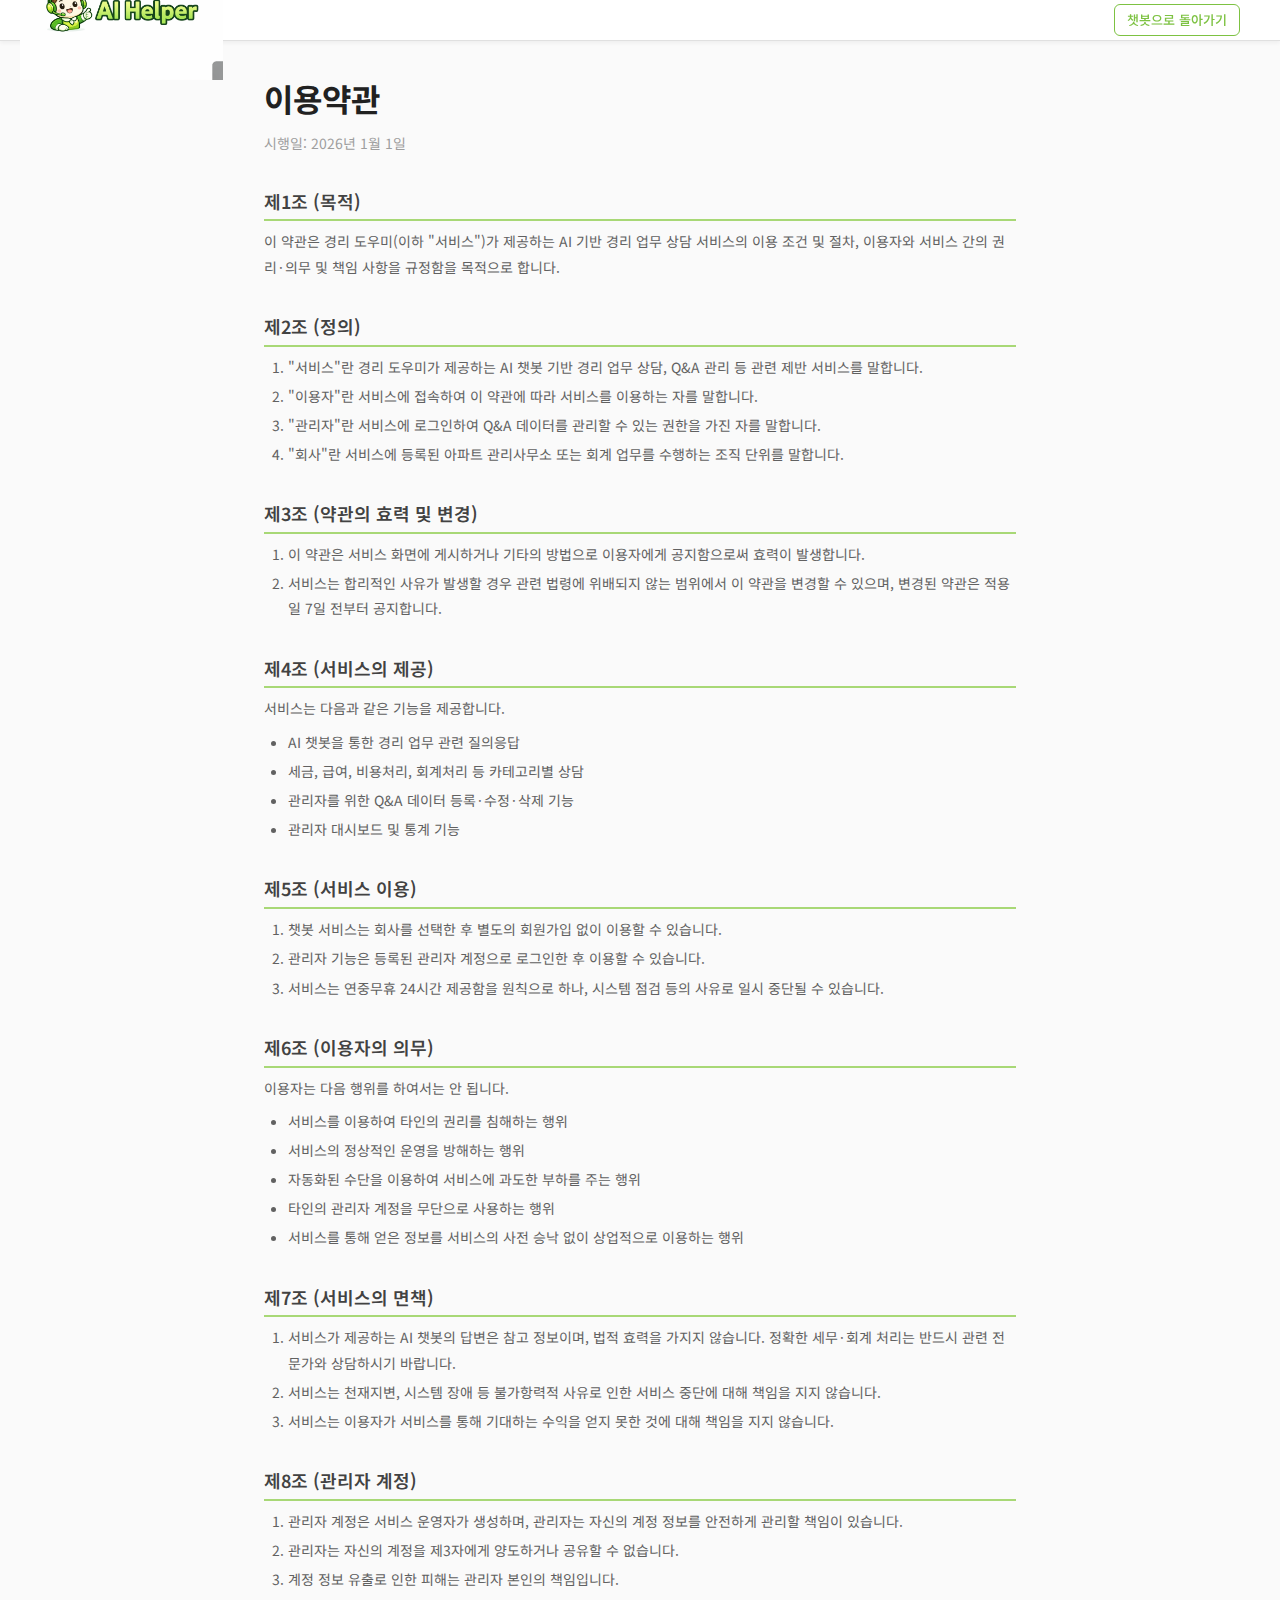
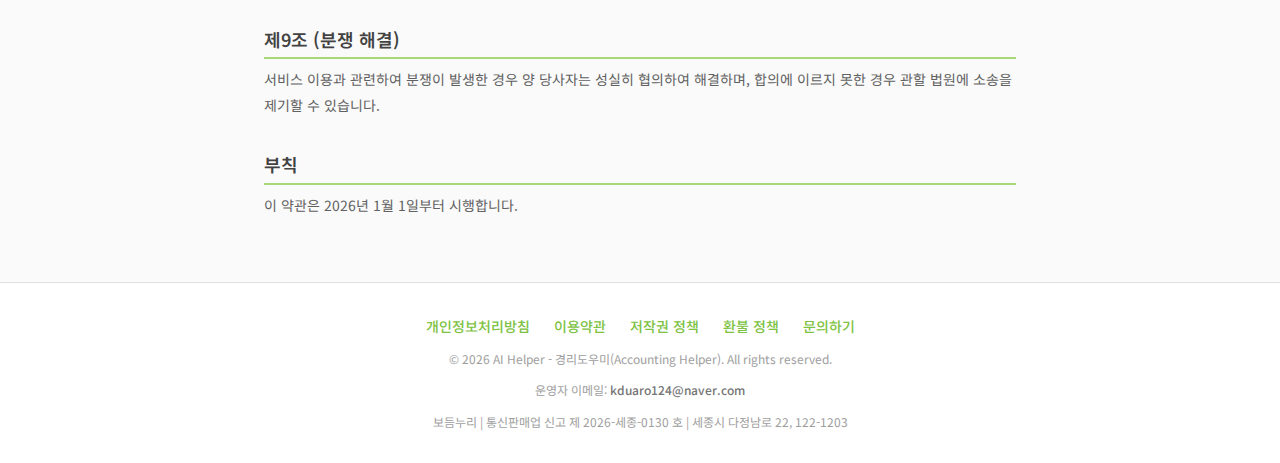
<file: terms.html>
<!DOCTYPE html>
<html lang="ko">
<head>
    <meta charset="UTF-8">
    <meta name="viewport" content="width=device-width, initial-scale=1.0">
    <title>이용약관 - AI Helper 경리도우미</title>
    <link rel="icon" type="image/png" href="/assets/images/logo.png">
    <link rel="stylesheet" href="/css/common.css?v=7">
    <link rel="stylesheet" href="/css/policy.css?v=7">
</head>
<body>
    <a href="#main-content" class="skip-link">본문으로 건너뛰기</a>

    <header class="header" role="banner">
        <div class="header-left">
            <a href="/" class="header-logo" aria-label="AI Helper 경리도우미 홈으로 이동">
                <img src="/assets/images/logo.png" alt="AI Helper 로고" aria-hidden="true">
            </a>
        </div>
        <div class="header-right">
            <a href="/" class="btn btn-outline btn-sm" onclick="var c=sessionStorage.getItem('last_company');if(c){this.href='/?company='+c}">챗봇으로 돌아가기</a>
        </div>
    </header>

    <main id="main-content" class="policy-container">
        <h1 class="policy-title">이용약관</h1>
        <p class="policy-date">시행일: 2026년 1월 1일</p>

        <section class="policy-section">
            <h2>제1조 (목적)</h2>
            <p>이 약관은 경리 도우미(이하 "서비스")가 제공하는 AI 기반 경리 업무 상담 서비스의 이용 조건 및 절차, 이용자와 서비스 간의 권리·의무 및 책임 사항을 규정함을 목적으로 합니다.</p>
        </section>

        <section class="policy-section">
            <h2>제2조 (정의)</h2>
            <ol>
                <li>"서비스"란 경리 도우미가 제공하는 AI 챗봇 기반 경리 업무 상담, Q&A 관리 등 관련 제반 서비스를 말합니다.</li>
                <li>"이용자"란 서비스에 접속하여 이 약관에 따라 서비스를 이용하는 자를 말합니다.</li>
                <li>"관리자"란 서비스에 로그인하여 Q&A 데이터를 관리할 수 있는 권한을 가진 자를 말합니다.</li>
                <li>"회사"란 서비스에 등록된 아파트 관리사무소 또는 회계 업무를 수행하는 조직 단위를 말합니다.</li>
            </ol>
        </section>

        <section class="policy-section">
            <h2>제3조 (약관의 효력 및 변경)</h2>
            <ol>
                <li>이 약관은 서비스 화면에 게시하거나 기타의 방법으로 이용자에게 공지함으로써 효력이 발생합니다.</li>
                <li>서비스는 합리적인 사유가 발생할 경우 관련 법령에 위배되지 않는 범위에서 이 약관을 변경할 수 있으며, 변경된 약관은 적용일 7일 전부터 공지합니다.</li>
            </ol>
        </section>

        <section class="policy-section">
            <h2>제4조 (서비스의 제공)</h2>
            <p>서비스는 다음과 같은 기능을 제공합니다.</p>
            <ul>
                <li>AI 챗봇을 통한 경리 업무 관련 질의응답</li>
                <li>세금, 급여, 비용처리, 회계처리 등 카테고리별 상담</li>
                <li>관리자를 위한 Q&A 데이터 등록·수정·삭제 기능</li>
                <li>관리자 대시보드 및 통계 기능</li>
            </ul>
        </section>

        <section class="policy-section">
            <h2>제5조 (서비스 이용)</h2>
            <ol>
                <li>챗봇 서비스는 회사를 선택한 후 별도의 회원가입 없이 이용할 수 있습니다.</li>
                <li>관리자 기능은 등록된 관리자 계정으로 로그인한 후 이용할 수 있습니다.</li>
                <li>서비스는 연중무휴 24시간 제공함을 원칙으로 하나, 시스템 점검 등의 사유로 일시 중단될 수 있습니다.</li>
            </ol>
        </section>

        <section class="policy-section">
            <h2>제6조 (이용자의 의무)</h2>
            <p>이용자는 다음 행위를 하여서는 안 됩니다.</p>
            <ul>
                <li>서비스를 이용하여 타인의 권리를 침해하는 행위</li>
                <li>서비스의 정상적인 운영을 방해하는 행위</li>
                <li>자동화된 수단을 이용하여 서비스에 과도한 부하를 주는 행위</li>
                <li>타인의 관리자 계정을 무단으로 사용하는 행위</li>
                <li>서비스를 통해 얻은 정보를 서비스의 사전 승낙 없이 상업적으로 이용하는 행위</li>
            </ul>
        </section>

        <section class="policy-section">
            <h2>제7조 (서비스의 면책)</h2>
            <ol>
                <li>서비스가 제공하는 AI 챗봇의 답변은 참고 정보이며, 법적 효력을 가지지 않습니다. 정확한 세무·회계 처리는 반드시 관련 전문가와 상담하시기 바랍니다.</li>
                <li>서비스는 천재지변, 시스템 장애 등 불가항력적 사유로 인한 서비스 중단에 대해 책임을 지지 않습니다.</li>
                <li>서비스는 이용자가 서비스를 통해 기대하는 수익을 얻지 못한 것에 대해 책임을 지지 않습니다.</li>
            </ol>
        </section>

        <section class="policy-section">
            <h2>제8조 (관리자 계정)</h2>
            <ol>
                <li>관리자 계정은 서비스 운영자가 생성하며, 관리자는 자신의 계정 정보를 안전하게 관리할 책임이 있습니다.</li>
                <li>관리자는 자신의 계정을 제3자에게 양도하거나 공유할 수 없습니다.</li>
                <li>계정 정보 유출로 인한 피해는 관리자 본인의 책임입니다.</li>
            </ol>
        </section>

        <section class="policy-section">
            <h2>제9조 (분쟁 해결)</h2>
            <p>서비스 이용과 관련하여 분쟁이 발생한 경우 양 당사자는 성실히 협의하여 해결하며, 합의에 이르지 못한 경우 관할 법원에 소송을 제기할 수 있습니다.</p>
        </section>

        <section class="policy-section">
            <h2>부칙</h2>
            <p>이 약관은 2026년 1월 1일부터 시행합니다.</p>
        </section>
    </main>

    <footer class="site-footer" role="contentinfo">
        <div class="footer-inner">
            <nav class="footer-links" aria-label="정책 링크">
                <a href="/privacy.html">개인정보처리방침</a>
                <a href="/terms.html">이용약관</a>
                <a href="/copyright.html">저작권 정책</a>
                <a href="/refund-policy.html">환불 정책</a>
                <a href="/contact.html">문의하기</a>
            </nav>
            <p class="footer-copyright">&copy; 2026 AI Helper - 경리도우미(Accounting Helper). All rights reserved.</p>
            <p class="footer-contact">운영자 이메일: <a href="mailto:kduaro124@naver.com">kduaro124@naver.com</a></p>
            <p class="footer-business-info">보듬누리 | 통신판매업 신고 제 2026-세종-0130 호 | 세종시 다정남로 22, 122-1203</p>
        </div>
    </footer>
</body>
</html>
</file>
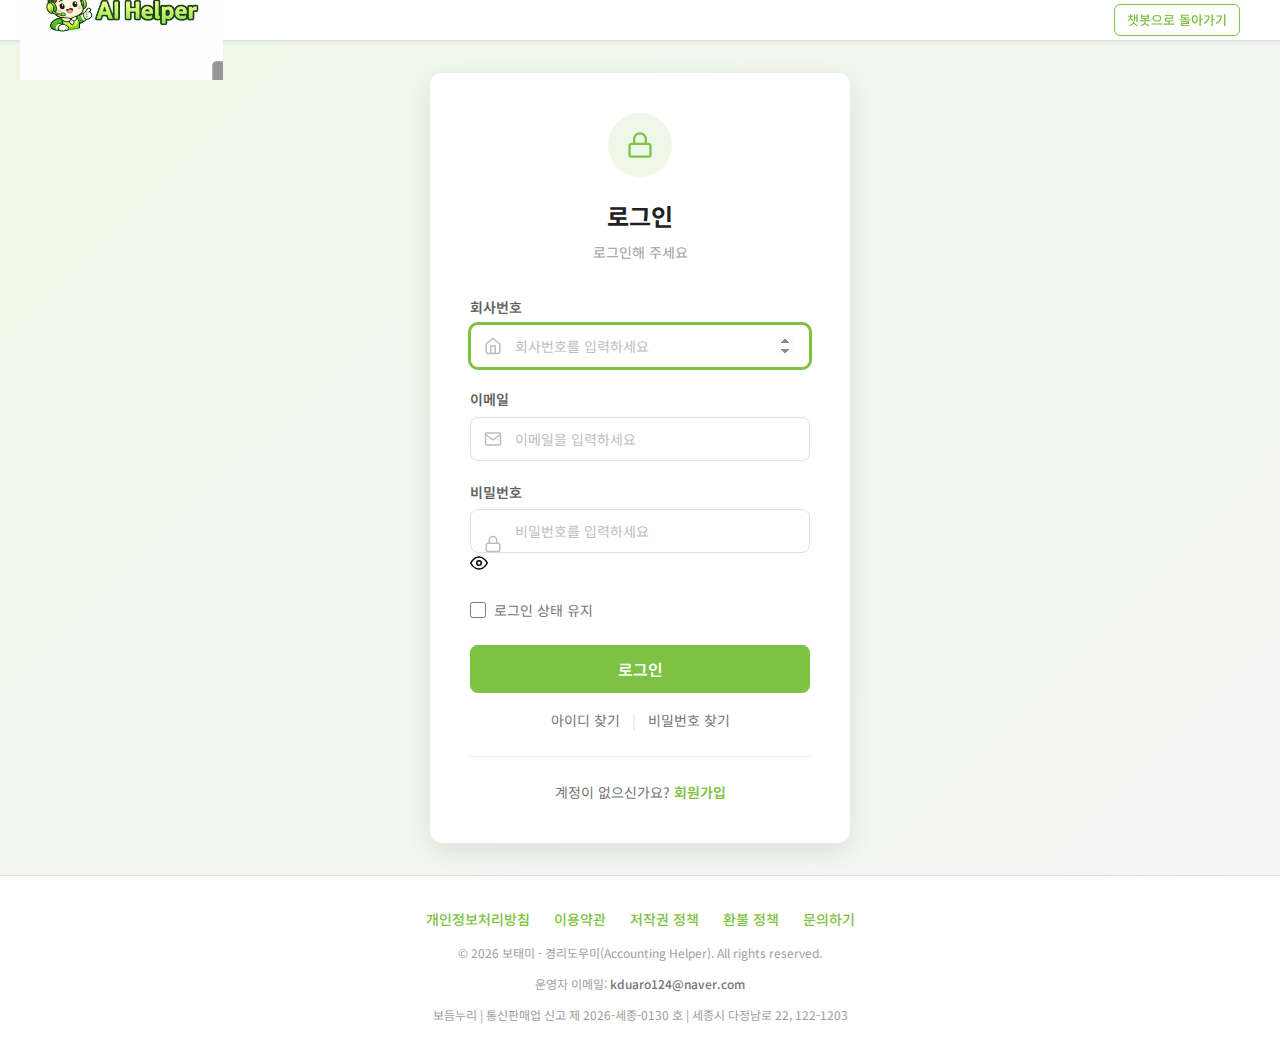
<file: static/admin.html>
<!DOCTYPE html>
<html lang="ko">
<head>
    <meta charset="UTF-8">
    <meta name="viewport" content="width=device-width, initial-scale=1.0">
    <title>관리자 - 경리 도우미</title>
    <link rel="icon" href="data:image/svg+xml,<svg xmlns='http://www.w3.org/2000/svg' viewBox='0 0 24 24' fill='none' stroke='%234A90D9' stroke-width='2'><path d='M21 15a2 2 0 0 1-2 2H7l-4 4V5a2 2 0 0 1 2-2h14a2 2 0 0 1 2 2z'/></svg>">
    <link rel="stylesheet" href="/css/common.css">
    <link rel="stylesheet" href="/css/admin.css">
</head>
<body>
    <a href="#main-content" class="skip-link">본문으로 건너뛰기</a>

    <header class="header" role="banner">
        <div class="header-left">
            <a href="/" class="header-logo" aria-label="경리 도우미 홈으로 이동">
                <svg width="24" height="24" viewBox="0 0 24 24" fill="none" stroke="currentColor" stroke-width="2" stroke-linecap="round" stroke-linejoin="round" aria-hidden="true"><path d="M21 15a2 2 0 0 1-2 2H7l-4 4V5a2 2 0 0 1 2-2h14a2 2 0 0 1 2 2z"/></svg>
                <span>경리 도우미</span>
            </a>
        </div>
        <div class="header-right">
            <span id="headerCompanyName" style="font-size:var(--text-sm);color:var(--primary);font-weight:600"></span>
            <span id="adminUsername" style="font-size:var(--text-sm);color:var(--gray-600)"></span>
            <span id="roleBadge" class="role-badge" style="display:none"></span>
            <a href="/" class="btn btn-outline btn-sm">챗봇</a>
            <button id="logoutBtn" class="btn btn-sm" style="color:var(--gray-600)" aria-label="로그아웃">로그아웃</button>
        </div>
    </header>

    <main id="main-content" class="admin-container">
        <h1 class="admin-title">관리 대시보드</h1>

        <!-- Stats — 3 cards -->
        <div class="stats-grid" role="region" aria-label="통계 요약">
            <div class="stat-card">
                <div class="stat-icon blue" aria-hidden="true">
                    <svg width="24" height="24" viewBox="0 0 24 24" fill="none" stroke="currentColor" stroke-width="2"><circle cx="12" cy="12" r="10"/><path d="M9.09 9a3 3 0 0 1 5.83 1c0 2-3 3-3 3"/><line x1="12" y1="17" x2="12.01" y2="17"/></svg>
                </div>
                <div class="stat-info">
                    <h4>총 Q&A</h4>
                    <div class="stat-value" id="statTotal" aria-live="polite">
                        <span class="stat-loading" aria-label="로딩 중"></span>
                    </div>
                </div>
            </div>
            <div class="stat-card">
                <div class="stat-icon green" aria-hidden="true">
                    <svg width="24" height="24" viewBox="0 0 24 24" fill="none" stroke="currentColor" stroke-width="2"><path d="M22 11.08V12a10 10 0 1 1-5.93-9.14"/><polyline points="22 4 12 14.01 9 11.01"/></svg>
                </div>
                <div class="stat-info">
                    <h4>활성 Q&A</h4>
                    <div class="stat-value" id="statActive" aria-live="polite">
                        <span class="stat-loading" aria-label="로딩 중"></span>
                    </div>
                </div>
            </div>
            <div class="stat-card">
                <div class="stat-icon orange" aria-hidden="true">
                    <svg width="24" height="24" viewBox="0 0 24 24" fill="none" stroke="currentColor" stroke-width="2"><path d="M21 15a2 2 0 0 1-2 2H7l-4 4V5a2 2 0 0 1 2-2h14a2 2 0 0 1 2 2z"/></svg>
                </div>
                <div class="stat-info">
                    <h4>오늘의 대화</h4>
                    <div class="stat-value" id="statToday" aria-live="polite">
                        <span class="stat-loading" aria-label="로딩 중"></span>
                    </div>
                </div>
            </div>
        </div>

        <!-- Tab Navigation -->
        <div class="tab-nav" role="tablist" aria-label="관리 탭">
            <button class="tab-btn active" role="tab" aria-selected="true" data-tab="qa" id="tabQa">Q&A 관리</button>
            <button class="tab-btn" role="tab" aria-selected="false" data-tab="admins" id="tabAdmins" style="display:none">관리자 관리</button>
            <button class="tab-btn" role="tab" aria-selected="false" data-tab="logs" id="tabLogs">활동 로그</button>
        </div>

        <!-- Tab: Q&A Management -->
        <div class="tab-content active" id="tabContentQa" role="tabpanel">
            <!-- Toolbar -->
            <div class="toolbar" role="toolbar" aria-label="Q&A 검색 및 필터">
                <div class="search-wrap">
                    <svg class="search-icon" width="16" height="16" viewBox="0 0 24 24" fill="none" stroke="currentColor" stroke-width="2" aria-hidden="true"><circle cx="11" cy="11" r="8"/><line x1="21" y1="21" x2="16.65" y2="16.65"/></svg>
                    <label for="searchInput" class="sr-only">검색</label>
                    <input type="text" id="searchInput" class="form-control search-input" placeholder="질문, 답변, 키워드 검색..." aria-label="Q&A 검색">
                </div>
                <label for="categoryFilter" class="sr-only">카테고리 필터</label>
                <select id="categoryFilter" class="form-control" aria-label="카테고리 필터">
                    <option value="">전체 카테고리</option>
                    <option value="세금">세금</option>
                    <option value="급여">급여</option>
                    <option value="비용처리">비용처리</option>
                    <option value="회계처리">회계처리</option>
                    <option value="기타">기타</option>
                </select>
                <label for="statusFilter" class="sr-only">상태 필터</label>
                <select id="statusFilter" class="form-control" aria-label="상태 필터">
                    <option value="">전체 상태</option>
                    <option value="active">활성</option>
                    <option value="inactive">비활성</option>
                </select>
                <button class="btn btn-primary" id="addQaBtn" onclick="openCreateModal()" aria-label="새 Q&A 추가">
                    <svg width="16" height="16" viewBox="0 0 24 24" fill="none" stroke="currentColor" stroke-width="2" aria-hidden="true"><line x1="12" y1="5" x2="12" y2="19"/><line x1="5" y1="12" x2="19" y2="12"/></svg>
                    새 Q&A 추가
                </button>
            </div>

            <!-- Table -->
            <div class="qa-table-wrap" id="qaTableWrap">
                <div class="table-loading" id="tableLoading" role="status" aria-label="데이터 로딩 중">
                    <div class="table-spinner" aria-hidden="true"></div>
                </div>
                <div class="table-wrap">
                    <table class="qa-table" aria-label="Q&A 목록">
                        <thead>
                            <tr>
                                <th scope="col" style="width:50px">ID</th>
                                <th scope="col" style="width:80px">카테고리</th>
                                <th scope="col" class="col-question">질문</th>
                                <th scope="col" class="col-answer">답변 미리보기</th>
                                <th scope="col" style="width:60px">상태</th>
                                <th scope="col" style="width:100px" class="col-date">수정일</th>
                                <th scope="col" style="width:120px" class="col-actions">작업</th>
                            </tr>
                        </thead>
                        <tbody id="qaTableBody">
                        </tbody>
                    </table>
                </div>
                <div id="emptyState" class="empty-state" style="display:none" role="status">
                    <svg width="48" height="48" viewBox="0 0 24 24" fill="none" stroke="currentColor" stroke-width="1.5" aria-hidden="true"><circle cx="12" cy="12" r="10"/><path d="M9.09 9a3 3 0 0 1 5.83 1c0 2-3 3-3 3"/><line x1="12" y1="17" x2="12.01" y2="17"/></svg>
                    <p>등록된 Q&A가 없습니다.</p>
                </div>
                <nav class="pagination" id="pagination" aria-label="페이지 내비게이션"></nav>
            </div>
        </div>

        <!-- Tab: Admin Management -->
        <div class="tab-content" id="tabContentAdmins" role="tabpanel" style="display:none">
            <div class="toolbar">
                <h3 style="margin:0;font-size:var(--text-base)">관리자 목록</h3>
                <button class="btn btn-primary" id="addAdminBtn" onclick="openAdminModal()">
                    <svg width="16" height="16" viewBox="0 0 24 24" fill="none" stroke="currentColor" stroke-width="2" aria-hidden="true"><line x1="12" y1="5" x2="12" y2="19"/><line x1="5" y1="12" x2="19" y2="12"/></svg>
                    관리자 추가
                </button>
            </div>
            <div class="qa-table-wrap">
                <div class="table-wrap">
                    <table class="qa-table" aria-label="관리자 목록">
                        <thead>
                            <tr>
                                <th scope="col" style="width:50px">ID</th>
                                <th scope="col">이메일</th>
                                <th scope="col">이름</th>
                                <th scope="col" style="width:80px">역할</th>
                                <th scope="col" style="width:60px">상태</th>
                                <th scope="col" style="width:150px">작업</th>
                            </tr>
                        </thead>
                        <tbody id="adminTableBody">
                        </tbody>
                    </table>
                </div>
            </div>
        </div>

        <!-- Tab: Activity Logs -->
        <div class="tab-content" id="tabContentLogs" role="tabpanel" style="display:none">
            <div class="toolbar">
                <h3 style="margin:0;font-size:var(--text-base)">활동 로그</h3>
            </div>
            <div class="qa-table-wrap">
                <div class="table-wrap">
                    <table class="qa-table" aria-label="활동 로그">
                        <thead>
                            <tr>
                                <th scope="col" style="width:50px">ID</th>
                                <th scope="col" style="width:120px">작업 유형</th>
                                <th scope="col" style="width:100px">대상</th>
                                <th scope="col">상세</th>
                                <th scope="col" style="width:140px">시간</th>
                            </tr>
                        </thead>
                        <tbody id="logTableBody">
                        </tbody>
                    </table>
                </div>
                <div id="logEmptyState" class="empty-state" style="display:none">
                    <p>활동 로그가 없습니다.</p>
                </div>
                <nav class="pagination" id="logPagination" aria-label="로그 페이지 내비게이션"></nav>
            </div>
        </div>
    </main>

    <!-- Create/Edit QA Modal -->
    <div class="modal-overlay" id="qaModal" role="dialog" aria-modal="true" aria-labelledby="modalTitle">
        <div class="modal">
            <div class="modal-header">
                <h3 id="modalTitle">새 Q&A 등록</h3>
                <button class="modal-close" onclick="closeModal()" aria-label="닫기">&times;</button>
            </div>
            <div class="modal-body">
                <input type="hidden" id="editQaId">
                <div class="form-group">
                    <label for="modalCategory">카테고리 <span class="required" aria-hidden="true">*</span></label>
                    <select id="modalCategory" class="form-control" aria-required="true">
                        <option value="세금">세금</option>
                        <option value="급여">급여</option>
                        <option value="비용처리">비용처리</option>
                        <option value="회계처리">회계처리</option>
                        <option value="기타">기타</option>
                    </select>
                </div>
                <div class="form-group">
                    <label for="modalQuestion">질문 <span class="required" aria-hidden="true">*</span></label>
                    <textarea id="modalQuestion" class="form-control" rows="3" placeholder="질문을 입력하세요 (최소 5자)" minlength="5" aria-required="true" aria-describedby="questionHint"></textarea>
                    <div class="field-hint" id="questionHint" aria-live="polite"></div>
                    <div class="duplicate-warn" id="duplicateWarn" style="display:none" role="alert"></div>
                </div>
                <div class="form-group">
                    <label for="modalAnswer">답변 <span class="required" aria-hidden="true">*</span></label>
                    <textarea id="modalAnswer" class="form-control" rows="5" placeholder="답변을 입력하세요 (최소 10자)" minlength="10" aria-required="true" aria-describedby="answerHint"></textarea>
                    <div class="field-hint" id="answerHint" aria-live="polite"></div>
                </div>
                <div class="form-group">
                    <label for="modalKeywords">키워드 (쉼표로 구분)</label>
                    <input type="text" id="modalKeywords" class="form-control" placeholder="예: 부가세,신고,기한">
                </div>
                <div class="form-group form-check">
                    <input type="checkbox" id="modalActive" checked>
                    <label for="modalActive">활성화</label>
                </div>
            </div>
            <div class="modal-footer">
                <button class="btn btn-outline" onclick="closeModal()">취소</button>
                <button class="btn btn-primary" id="modalSaveBtn" onclick="saveQa()" aria-label="저장">
                    <span class="btn-text">저장</span>
                    <span class="btn-spinner" aria-hidden="true"></span>
                </button>
            </div>
        </div>
    </div>

    <!-- Admin Modal -->
    <div class="modal-overlay" id="adminModal" role="dialog" aria-modal="true" aria-labelledby="adminModalTitle">
        <div class="modal">
            <div class="modal-header">
                <h3 id="adminModalTitle">관리자 추가</h3>
                <button class="modal-close" onclick="closeAdminModal()" aria-label="닫기">&times;</button>
            </div>
            <div class="modal-body">
                <input type="hidden" id="editAdminId">
                <div class="form-group">
                    <label for="adminEmail">이메일 <span class="required">*</span></label>
                    <input type="email" id="adminEmail" class="form-control" placeholder="이메일을 입력하세요" required>
                </div>
                <div class="form-group" id="adminPasswordGroup">
                    <label for="adminPassword">비밀번호 <span class="required">*</span></label>
                    <input type="password" id="adminPassword" class="form-control" placeholder="비밀번호를 입력하세요" required>
                </div>
                <div class="form-group">
                    <label for="adminFullName">이름</label>
                    <input type="text" id="adminFullName" class="form-control" placeholder="이름을 입력하세요">
                </div>
                <div class="form-group">
                    <label for="adminPhone">전화번호</label>
                    <input type="text" id="adminPhone" class="form-control" placeholder="전화번호를 입력하세요">
                </div>
                <div class="form-group">
                    <label for="adminDepartment">부서</label>
                    <input type="text" id="adminDepartment" class="form-control" placeholder="부서를 입력하세요">
                </div>
                <div class="form-group">
                    <label for="adminPosition">직급</label>
                    <input type="text" id="adminPosition" class="form-control" placeholder="직급을 입력하세요">
                </div>
                <div class="form-group">
                    <label for="adminRole">역할</label>
                    <select id="adminRole" class="form-control">
                        <option value="admin">관리자</option>
                        <option value="viewer">뷰어 (읽기 전용)</option>
                    </select>
                </div>
            </div>
            <div class="modal-footer">
                <button class="btn btn-outline" onclick="closeAdminModal()">취소</button>
                <button class="btn btn-primary" id="adminSaveBtn" onclick="saveAdmin()">저장</button>
            </div>
        </div>
    </div>

    <!-- Delete Confirm -->
    <div class="confirm-overlay" id="deleteConfirm" role="alertdialog" aria-modal="true" aria-labelledby="deleteConfirmTitle" aria-describedby="deleteConfirmDesc">
        <div class="confirm-dialog">
            <div class="confirm-icon" aria-hidden="true">
                <svg width="28" height="28" viewBox="0 0 24 24" fill="none" stroke="currentColor" stroke-width="2"><circle cx="12" cy="12" r="10"/><line x1="12" y1="8" x2="12" y2="12"/><line x1="12" y1="16" x2="12.01" y2="16"/></svg>
            </div>
            <h3 id="deleteConfirmTitle">삭제 확인</h3>
            <p id="deleteConfirmDesc">정말 삭제하시겠습니까?<br>이 작업은 되돌릴 수 없습니다.</p>
            <div class="actions">
                <button class="btn btn-outline" onclick="closeDeleteConfirm()">취소</button>
                <button class="btn btn-danger" id="confirmDeleteBtn" aria-label="삭제 확인">삭제</button>
            </div>
        </div>
    </div>

    <!-- Toast container -->
    <div class="toast-container" id="toastContainer" aria-live="polite" aria-atomic="true"></div>

    <script src="/js/api.js"></script>
    <script src="/js/admin.js"></script>
</body>
</html>
</file>
<file: css/admin.css>
.admin-container {
    max-width: 100%;
    margin: 0 auto;
    padding: var(--space-lg) var(--space-xl);
}

.admin-title {
    font-size: var(--text-xl);
    font-weight: var(--font-bold);
    margin-bottom: var(--space-lg);
}

/* ── Company Settings ──────────────────────── */
.company-settings {
    background: var(--white);
    border-radius: var(--radius-md);
    box-shadow: var(--shadow-md);
    padding: 1.25rem 1.5rem;
    margin-bottom: var(--space-lg);
}

.admin-section-title {
    font-size: var(--text-base);
    font-weight: var(--font-bold);
    margin-bottom: var(--space-md);
    color: var(--gray-700);
}

.company-settings-grid {
    display: grid;
    grid-template-columns: 1fr 1fr;
    gap: 0.75rem 1.25rem;
}

@media (max-width: 640px) {
    .company-settings-grid {
        grid-template-columns: 1fr;
    }
    .company-settings-grid .form-group[style*="grid-column"] {
        grid-column: auto !important;
    }
}

/* ── Tab Navigation ─────────────────────────── */
.tab-nav {
    display: flex;
    gap: 0;
    border-bottom: 2px solid var(--gray-200);
    margin-bottom: var(--space-lg);
}

.tab-btn {
    padding: 0.75rem 1.25rem;
    font-size: var(--text-sm);
    font-weight: var(--font-medium);
    color: var(--gray-500);
    background: none;
    border: none;
    border-bottom: 2px solid transparent;
    margin-bottom: -2px;
    cursor: pointer;
    transition: var(--transition);
}

.tab-btn:hover {
    color: var(--primary);
}

.tab-btn.active {
    color: var(--primary);
    border-bottom-color: var(--primary);
}

.tab-content {
    display: none;
}

.tab-content.active {
    display: block;
}

/* ── Role Badge ─────────────────────────────── */
.role-badge {
    display: inline-block;
    padding: 0.15rem 0.5rem;
    border-radius: 10px;
    font-size: 0.6875rem;
    font-weight: var(--font-medium);
    line-height: 1.4;
}

.role-badge.role-super_admin {
    background: #E8EAF6;
    color: #283593;
}

.role-badge.role-admin {
    background: var(--primary-bg);
    color: var(--primary);
}

.role-badge.role-viewer {
    background: var(--gray-100);
    color: var(--gray-600);
}

/* ── Stats Cards ─────────────────────────────── */
.stats-grid {
    display: grid;
    grid-template-columns: repeat(auto-fit, minmax(170px, 1fr));
    gap: var(--space-md);
    margin-bottom: var(--space-xl);
}

.stat-card {
    background: var(--white);
    border-radius: var(--radius-md);
    box-shadow: var(--shadow-md);
    padding: 1.25rem 1.5rem;
    display: flex;
    align-items: center;
    gap: var(--space-md);
    transition: var(--transition);
}

.stat-card:hover {
    transform: scale(1.02);
    box-shadow: var(--shadow-lg);
}

.stat-card-link {
    text-decoration: none;
    color: inherit;
    cursor: pointer;
}

.stat-icon {
    width: 48px;
    height: 48px;
    border-radius: var(--radius-md);
    display: flex;
    align-items: center;
    justify-content: center;
    flex-shrink: 0;
}

.stat-icon.blue   { background: var(--primary-bg); color: var(--primary); }
.stat-icon.green  { background: #E8F5E9; color: var(--success); }
.stat-icon.orange { background: #FFF3E0; color: #FF9800; }
.stat-icon.purple { background: #F3E5F5; color: #9C27B0; }
.stat-icon.red    { background: #FFEBEE; color: #E53935; }
.stat-icon.yellow { background: #FFF8E1; color: #F9A825; }
.stat-icon.teal   { background: #E0F2F1; color: #00897B; }

.stat-info h4 {
    font-size: 0.8125rem;
    font-weight: var(--font-medium);
    color: var(--gray-500);
    margin-bottom: var(--space-xs);
}

.stat-info .stat-value {
    font-size: var(--text-xl);
    font-weight: var(--font-bold);
    color: var(--gray-900);
    min-height: 2rem;
    display: flex;
    align-items: center;
}

/* Stat loading skeleton */
.stat-loading {
    display: inline-block;
    width: 48px;
    height: 20px;
    border-radius: 4px;
    background: linear-gradient(90deg, var(--gray-200) 25%, var(--gray-100) 50%, var(--gray-200) 75%);
    background-size: 200% 100%;
    animation: shimmer 1.4s ease infinite;
}

@keyframes shimmer {
    0%   { background-position: 200% 0; }
    100% { background-position: -200% 0; }
}

/* ── Toolbar ─────────────────────────────────── */
.toolbar {
    display: flex;
    flex-wrap: wrap;
    align-items: center;
    gap: 0.75rem;
    margin-bottom: var(--space-md);
}

.search-wrap {
    position: relative;
    flex: 1;
    min-width: 200px;
    max-width: 340px;
}

.search-wrap .search-icon {
    position: absolute;
    left: 0.75rem;
    top: 50%;
    transform: translateY(-50%);
    color: var(--gray-400);
    pointer-events: none;
}

.search-wrap .search-input {
    padding-left: 2.25rem;
}

.toolbar select {
    min-width: 120px;
}

.toolbar > .btn {
    margin-left: auto;
}

/* ── Table ───────────────────────────────────── */
.qa-table-wrap {
    background: var(--white);
    border-radius: var(--radius-md);
    box-shadow: var(--shadow-md);
    overflow: hidden;
    position: relative;
}

/* Loading overlay */
.table-loading {
    display: none;
    position: absolute;
    top: 0;
    left: 0;
    right: 0;
    bottom: 0;
    background: rgba(255,255,255,0.7);
    z-index: 5;
    align-items: center;
    justify-content: center;
}

.table-loading.show {
    display: flex;
}

.table-spinner {
    width: 32px;
    height: 32px;
    border: 3px solid var(--gray-200);
    border-top-color: var(--primary);
    border-radius: 50%;
    animation: tableSpin 0.7s linear infinite;
}

@keyframes tableSpin {
    to { transform: rotate(360deg); }
}

.qa-table {
    table-layout: fixed;
    width: 100%;
}

/* Cells */
.qa-table .col-question {
    width: 30%;
}

.qa-table .col-answer {
    width: 30%;
}

.qa-table td.question-cell,
.qa-table td.answer-cell {
    max-width: 0;
    overflow: hidden;
    text-overflow: ellipsis;
    white-space: nowrap;
}

.qa-table td.answer-cell {
    color: var(--gray-600);
    font-size: 0.8125rem;
}

.cell-link {
    color: inherit;
    text-decoration: none;
    display: block;
    overflow: hidden;
    text-overflow: ellipsis;
    white-space: nowrap;
}

.cell-link:hover {
    color: var(--primary);
    text-decoration: underline;
}

.qa-table .actions {
    display: flex;
    gap: 0.375rem;
    white-space: nowrap;
}

/* Search highlight */
.qa-table mark {
    background: #FFF9C4;
    color: inherit;
    padding: 0 1px;
    border-radius: 2px;
}

/* Toggle */
.toggle-btn {
    width: 40px;
    height: 22px;
    border-radius: 11px;
    background: var(--gray-300);
    position: relative;
    cursor: pointer;
    transition: var(--transition);
    border: none;
}

.toggle-btn.active {
    background: var(--success);
}

.toggle-btn::after {
    content: '';
    position: absolute;
    top: 2px;
    left: 2px;
    width: 18px;
    height: 18px;
    border-radius: 50%;
    background: var(--white);
    transition: var(--transition);
}

.toggle-btn.active::after {
    left: 20px;
}

.toggle-btn:focus-visible {
    outline: 2px solid var(--primary);
    outline-offset: 2px;
}

/* Empty state */
.empty-state {
    text-align: center;
    padding: 3rem 1rem;
    color: var(--gray-500);
}

.empty-state svg {
    margin-bottom: var(--space-md);
    color: var(--gray-300);
}

/* ── Confirm dialog ──────────────────────────── */
.confirm-overlay {
    display: none;
    position: fixed;
    top: 0;
    left: 0;
    width: 100%;
    height: 100%;
    background: rgba(0, 0, 0, 0.5);
    z-index: 1100;
    align-items: center;
    justify-content: center;
    opacity: 0;
    animation: modalOverlayIn 0.3s ease forwards;
}

.confirm-overlay.show {
    display: flex;
}

.confirm-dialog {
    background: var(--white);
    border-radius: var(--radius-lg);
    box-shadow: var(--shadow-lg);
    padding: var(--space-xl);
    max-width: 400px;
    width: 90%;
    text-align: center;
    transform: translateY(20px);
    opacity: 0;
    animation: modalSlideIn 0.3s ease 0.05s forwards;
}

.confirm-icon {
    width: 56px;
    height: 56px;
    margin: 0 auto var(--space-md);
    background: #FFF3E0;
    border-radius: 50%;
    display: flex;
    align-items: center;
    justify-content: center;
    color: #FF9800;
}

.confirm-dialog h3 {
    font-size: var(--text-lg);
    margin-bottom: var(--space-sm);
}

.confirm-dialog p {
    color: var(--gray-600);
    font-size: var(--text-sm);
    margin-bottom: var(--space-lg);
    line-height: 1.6;
}

.confirm-dialog .actions {
    display: flex;
    gap: 0.75rem;
    justify-content: center;
}

/* ── Modal extras ────────────────────────────── */
.required {
    color: var(--danger);
}

.field-hint {
    font-size: var(--text-xs);
    margin-top: var(--space-xs);
    min-height: 1rem;
}

.field-hint.error {
    color: var(--danger);
}

.field-hint.ok {
    color: var(--success);
}

.duplicate-warn {
    background: #FFF3E0;
    color: #E65100;
    padding: var(--space-sm) 0.75rem;
    border-radius: var(--radius-sm);
    font-size: 0.8125rem;
    margin-top: 0.375rem;
    line-height: 1.5;
}

.form-check {
    display: flex;
    align-items: center;
    gap: var(--space-sm);
}

.form-check input[type="checkbox"] {
    width: 16px;
    height: 16px;
    accent-color: var(--primary);
    cursor: pointer;
}

.form-check label {
    font-size: var(--text-sm);
    cursor: pointer;
    margin-bottom: 0;
}

/* ── Answer Editor Toolbar ───────────────────── */
.editor-toolbar {
    display: flex;
    gap: 0.375rem;
    margin-bottom: 0.375rem;
}

.editor-btn {
    display: inline-flex;
    align-items: center;
    gap: 0.25rem;
    padding: 0.3rem 0.6rem;
    font-size: var(--text-xs);
    font-weight: var(--font-medium);
    color: var(--gray-600);
    background: var(--gray-100);
    border: 1px solid var(--gray-200);
    border-radius: var(--radius-sm);
    cursor: pointer;
    transition: var(--transition);
}

.editor-btn:hover {
    color: var(--primary);
    background: var(--primary-bg);
    border-color: var(--primary);
}

.editor-btn.active {
    color: var(--white);
    background: var(--primary);
    border-color: var(--primary);
}

.editor-btn svg {
    flex-shrink: 0;
}

.answer-preview {
    background: var(--gray-50, #f9fafb);
    border: 1px solid var(--gray-200);
    border-radius: var(--radius-md);
    padding: 0.75rem 1rem;
    font-size: var(--text-sm);
    line-height: 1.7;
    max-height: 300px;
    overflow-y: auto;
    word-break: break-word;
}

.answer-preview img {
    max-width: 100%;
    height: auto;
    border-radius: var(--radius-sm);
    margin: 0.5rem 0;
}

.answer-preview a {
    color: var(--primary);
    text-decoration: underline;
}

.answer-preview p {
    margin: 0.375rem 0;
}

.answer-preview ul,
.answer-preview ol {
    margin: 0.375rem 0;
    padding-left: 1.5rem;
}

/* Save button spinner */
#modalSaveBtn {
    position: relative;
    min-width: 80px;
}

#modalSaveBtn .btn-spinner {
    display: none;
    width: 16px;
    height: 16px;
    border: 2px solid rgba(255,255,255,0.3);
    border-top-color: var(--white);
    border-radius: 50%;
    animation: tableSpin 0.6s linear infinite;
}

#modalSaveBtn.loading .btn-text { visibility: hidden; }
#modalSaveBtn.loading .btn-spinner {
    display: block;
    position: absolute;
    left: 50%;
    top: 50%;
    transform: translate(-50%, -50%);
}

/* ── Toast ────────────────────────────────────── */
.toast-container {
    position: fixed;
    top: calc(var(--header-height) + 0.5rem);
    right: var(--space-lg);
    z-index: 2000;
    display: flex;
    flex-direction: column;
    gap: var(--space-sm);
    pointer-events: none;
}

.toast {
    pointer-events: auto;
    display: flex;
    align-items: center;
    gap: 0.625rem;
    padding: 0.75rem 1rem;
    border-radius: var(--radius-md);
    background: var(--white);
    box-shadow: var(--shadow-lg);
    font-size: var(--text-sm);
    min-width: 260px;
    max-width: 400px;
    animation: toastIn 0.3s ease;
    border-left: 4px solid var(--gray-400);
}

.toast.success { border-left-color: var(--success); }
.toast.error   { border-left-color: var(--danger); }
.toast.warning { border-left-color: var(--warning); }

.toast-icon {
    flex-shrink: 0;
    width: 20px;
    height: 20px;
    display: flex;
    align-items: center;
    justify-content: center;
}

.toast.success .toast-icon { color: var(--success); }
.toast.error .toast-icon   { color: var(--danger); }
.toast.warning .toast-icon { color: var(--warning); }

.toast-msg {
    flex: 1;
    line-height: 1.4;
}

.toast-close {
    color: var(--gray-400);
    cursor: pointer;
    padding: 2px;
    font-size: var(--text-lg);
    line-height: 1;
    border-radius: var(--radius-sm);
    transition: var(--transition);
}

.toast-close:hover {
    color: var(--gray-700);
    background: var(--gray-100);
}

.toast.removing {
    animation: toastOut 0.25s ease forwards;
}

@keyframes toastIn {
    from { opacity: 0; transform: translateX(40px); }
    to   { opacity: 1; transform: translateX(0); }
}

@keyframes toastOut {
    from { opacity: 1; transform: translateX(0); }
    to   { opacity: 0; transform: translateX(40px); }
}

/* ── Category Items (Profile Modal) ──────────── */
.category-item {
    display: flex;
    gap: 0.5rem;
    align-items: center;
    margin-bottom: 0.5rem;
}

.category-item input {
    flex: 1;
    min-width: 0;
}

.category-item .btn-category-remove {
    flex-shrink: 0;
    width: 28px;
    height: 28px;
    padding: 0;
    display: flex;
    align-items: center;
    justify-content: center;
    border-radius: var(--radius-sm);
    border: 1px solid #FECACA;
    background: #FEF2F2;
    color: var(--danger);
    cursor: pointer;
    font-size: 1.1rem;
    font-weight: 700;
    line-height: 1;
    transition: var(--transition);
}

.category-item .btn-category-remove:hover {
    background: #FEE2E2;
    color: #B91C1C;
    border-color: var(--danger);
}

.category-item .btn-category-remove.disabled {
    opacity: 0.3;
    cursor: not-allowed;
    pointer-events: none;
}

.cat-order-btns {
    display: flex;
    flex-direction: column;
    gap: 2px;
    flex-shrink: 0;
}

.cat-order-btns button {
    width: 24px;
    height: 16px;
    padding: 0;
    display: flex;
    align-items: center;
    justify-content: center;
    border-radius: 3px;
    border: 1px solid var(--gray-300);
    background: var(--gray-100);
    color: var(--gray-500);
    cursor: pointer;
    font-size: 10px;
    line-height: 1;
    transition: var(--transition);
}

.cat-order-btns button:hover {
    background: var(--gray-200);
    color: var(--gray-700);
}

.cat-order-btns button:disabled {
    opacity: 0.25;
    cursor: not-allowed;
}

/* ── Responsive ──────────────────────────────── */

/* Tablet: hide answer column */
@media (max-width: 1023px) {
    .qa-table .col-answer,
    .qa-table td.answer-cell {
        display: none;
    }
}

/* Mobile */
@media (max-width: 767px) {
    .admin-container {
        padding: var(--space-md);
    }

    .admin-title {
        font-size: 1.25rem;
    }

    .stats-grid {
        grid-template-columns: repeat(2, 1fr);
    }

    .stat-card:hover {
        transform: none;
    }

    .toolbar {
        flex-direction: column;
        align-items: stretch;
    }

    .search-wrap {
        max-width: 100%;
    }

    .toolbar > .btn {
        margin-left: 0;
    }

    .qa-table .col-date,
    .qa-table td:nth-last-child(2) {
        display: none;
    }

    .qa-table td.question-cell {
        max-width: 180px;
    }

    .toast-container {
        right: 0.75rem;
        left: 0.75rem;
    }

    .toast {
        min-width: auto;
        max-width: 100%;
    }
}

/* Tablet */
@media (min-width: 768px) {
    .admin-container {
        padding: 1.5rem;
    }
}

/* Desktop */
@media (min-width: 1024px) {
    .admin-container {
        padding: 1.5rem 2rem;
    }
}

/* Large screens */
@media (min-width: 1440px) {
    .admin-container {
        padding: 1.5rem 2.5rem;
    }
}
</file>
<file: css/billing.css>
/* ═══════════════════════════════════════════════
 *  BILLING / SUBSCRIPTION PAGE STYLES
 *  Uses design tokens from common.css
 * ═══════════════════════════════════════════════ */

.billing-container {
    max-width: 800px;
    margin: 0 auto;
    padding: var(--space-xl) var(--space-lg);
    flex: 1;
}

.billing-title {
    font-size: var(--text-2xl);
    font-weight: var(--font-bold);
    color: var(--gray-900);
    margin-bottom: var(--space-lg);
}

/* ── Alert ── */
.billing-alert {
    padding: var(--space-md);
    border-radius: var(--radius-md);
    margin-bottom: var(--space-lg);
    font-size: var(--text-sm);
    font-weight: var(--font-medium);
}

.billing-alert.success {
    background: #E8F5E9;
    color: #2E7D32;
    border: 1px solid #A5D6A7;
}

.billing-alert.error {
    background: #FFEBEE;
    color: #C62828;
    border: 1px solid #EF9A9A;
}

.billing-alert.info {
    background: #E3F2FD;
    color: #1565C0;
    border: 1px solid #90CAF9;
}

/* ── Loading ── */
.billing-loading {
    text-align: center;
    padding: var(--space-xl) 0;
    color: var(--gray-500);
    font-size: var(--text-sm);
}

.billing-spinner {
    width: 32px;
    height: 32px;
    border: 3px solid var(--gray-200);
    border-top-color: var(--primary);
    border-radius: 50%;
    margin: 0 auto var(--space-md);
    animation: billingSpin 0.8s linear infinite;
}

@keyframes billingSpin {
    to { transform: rotate(360deg); }
}

/* ── Section ── */
.billing-section {
    margin-bottom: var(--space-xl);
}

.section-title {
    font-size: var(--text-lg);
    font-weight: 600;
    color: var(--gray-800);
    margin-bottom: var(--space-lg);
}

/* ── Status Card ── */
.status-card {
    background: var(--white);
    border: 1px solid var(--gray-200);
    border-radius: var(--radius-lg);
    padding: var(--space-lg);
    box-shadow: var(--shadow-sm);
}

.status-header {
    display: flex;
    align-items: center;
    justify-content: space-between;
    margin-bottom: var(--space-lg);
}

.status-header h2 {
    font-size: var(--text-lg);
    font-weight: 600;
    color: var(--gray-900);
}

.status-body {
    display: flex;
    flex-direction: column;
    gap: var(--space-md);
    margin-bottom: var(--space-lg);
    padding-bottom: var(--space-lg);
    border-bottom: 1px solid var(--gray-200);
}

.status-row {
    display: flex;
    justify-content: space-between;
    align-items: center;
}

.status-label {
    font-size: var(--text-sm);
    color: var(--gray-500);
    font-weight: var(--font-medium);
}

.status-value {
    font-size: var(--text-sm);
    color: var(--gray-900);
    font-weight: var(--font-medium);
}

.badge-trial {
    background: #E3F2FD;
    color: #1565C0;
}

.status-actions {
    display: flex;
    gap: var(--space-sm);
    justify-content: flex-end;
}

/* ── Plan Grid ── */
.plan-grid {
    display: grid;
    grid-template-columns: 1fr;
    gap: var(--space-lg);
    max-width: 360px;
    margin: 0 auto;
}

.plan-card {
    background: var(--white);
    border: 2px solid var(--gray-200);
    border-radius: var(--radius-lg);
    padding: var(--space-lg);
    text-align: center;
    transition: var(--transition);
}

.plan-card:hover {
    border-color: var(--primary);
    box-shadow: var(--shadow-md);
}

/* ── Promo Banner ── */
.promo-banner {
    display: flex;
    align-items: center;
    gap: var(--space-md);
    background: linear-gradient(135deg, #FFF8E1, #FFF3C4);
    border: 1px solid #FFD54F;
    border-radius: var(--radius-lg);
    padding: var(--space-md) var(--space-lg);
}

.promo-icon {
    flex-shrink: 0;
    color: var(--warning-dark);
}

.promo-content {
    font-size: var(--text-sm);
    color: var(--gray-800);
}

.promo-content strong {
    display: block;
    font-size: var(--text-base);
    margin-bottom: 2px;
}

.promo-content p {
    margin: 0;
    color: var(--gray-600);
}

/* ── Plan Card ── */
.plan-badge {
    display: inline-block;
    padding: 0.2rem 0.75rem;
    border-radius: 20px;
    font-size: var(--text-xs);
    font-weight: var(--font-medium);
    background: var(--primary-bg);
    color: var(--primary-dark);
    margin-bottom: var(--space-sm);
}

.plan-trial-badge {
    display: inline-block;
    padding: 0.2rem 0.75rem;
    border-radius: 20px;
    font-size: var(--text-xs);
    font-weight: var(--font-bold);
    background: #E3F2FD;
    color: #1565C0;
    margin-bottom: var(--space-md);
}

.plan-price {
    margin-bottom: var(--space-xs);
}

.price-original {
    font-size: var(--text-sm);
    color: var(--gray-400);
    text-decoration: line-through;
    margin-right: var(--space-xs);
}

.price-amount {
    font-size: var(--text-2xl);
    font-weight: var(--font-bold);
    color: var(--gray-900);
}

.price-unit {
    font-size: var(--text-sm);
    color: var(--gray-500);
}

.plan-price-note {
    font-size: var(--text-xs);
    color: var(--danger);
    font-weight: var(--font-medium);
    margin-bottom: var(--space-lg);
}

.plan-features {
    list-style: none;
    padding: 0;
    margin-bottom: var(--space-lg);
    text-align: left;
}

.plan-features li {
    font-size: var(--text-sm);
    color: var(--gray-700);
    padding: var(--space-xs) 0;
    padding-left: var(--space-lg);
    position: relative;
}

.plan-features li::before {
    content: "\2713";
    position: absolute;
    left: 0;
    color: var(--primary);
    font-weight: var(--font-bold);
}

.plan-actions {
    display: flex;
    flex-direction: column;
    gap: var(--space-sm);
}

.plan-select-btn {
    width: 100%;
}

.plan-divider {
    text-align: center;
    position: relative;
    margin: var(--space-xs) 0;
}

.plan-divider span {
    font-size: var(--text-xs);
    color: var(--gray-400);
    background: var(--white);
    padding: 0 var(--space-sm);
    position: relative;
    z-index: 1;
}

.plan-divider::before {
    content: "";
    position: absolute;
    top: 50%;
    left: 0;
    right: 0;
    height: 1px;
    background: var(--gray-200);
}

/* ── Billing Policy ── */
.billing-policy {
    margin-top: var(--space-xl);
    background: var(--gray-50);
    border: 1px solid var(--gray-200);
    border-radius: var(--radius-md);
    padding: var(--space-lg);
}

.billing-policy h3 {
    font-size: var(--text-sm);
    font-weight: 600;
    color: var(--gray-700);
    margin-bottom: var(--space-sm);
}

.billing-policy ul {
    list-style: none;
    padding: 0;
    margin: 0;
}

.billing-policy li {
    font-size: var(--text-xs);
    color: var(--gray-500);
    padding: 3px 0;
    padding-left: var(--space-md);
    position: relative;
}

.billing-policy li::before {
    content: "\2022";
    position: absolute;
    left: 0;
    color: var(--gray-400);
}

/* ── Promo Banner Clickable ── */
.promo-banner-clickable {
    cursor: pointer;
    transition: var(--transition);
}

.promo-banner-clickable:hover {
    transform: translateY(-2px);
    box-shadow: 0 4px 12px rgba(255, 213, 79, 0.3);
}

/* ── Responsive ── */
@media (max-width: 767px) {
    .billing-container {
        padding: var(--space-lg) var(--space-md);
    }

    .billing-title {
        font-size: var(--text-xl);
    }

    .status-card {
        padding: var(--space-md);
    }

    .status-actions {
        flex-direction: column;
    }

    .status-actions .btn {
        width: 100%;
    }

    .plan-grid {
        max-width: 100%;
    }

    .promo-banner {
        flex-direction: column;
        text-align: center;
        padding: var(--space-md);
    }
}
</file>
<file: css/policy.css>
/* ═══════════════════════════════════════════════
 *  POLICY PAGE STYLES
 *  Uses design tokens from common.css
 * ═══════════════════════════════════════════════ */

.policy-container {
    max-width: 800px;
    margin: 0 auto;
    padding: var(--space-xl) var(--space-lg);
    flex: 1;
}

.policy-title {
    font-size: var(--text-2xl);
    font-weight: var(--font-bold);
    color: var(--gray-900);
    margin-bottom: var(--space-sm);
}

.policy-date {
    font-size: var(--text-sm);
    color: var(--gray-500);
    margin-bottom: var(--space-xl);
}

.policy-section {
    margin-bottom: var(--space-xl);
}

.policy-section h2 {
    font-size: var(--text-lg);
    font-weight: 600;
    color: var(--gray-800);
    margin-bottom: var(--space-sm);
    padding-bottom: var(--space-xs);
    border-bottom: 2px solid var(--primary-light);
}

.policy-section h3 {
    font-size: var(--text-base);
    font-weight: var(--font-medium);
    color: var(--gray-800);
    margin-top: var(--space-md);
    margin-bottom: var(--space-xs);
}

.policy-section p {
    font-size: var(--text-sm);
    color: var(--gray-700);
    line-height: 1.8;
    margin-bottom: var(--space-sm);
}

.policy-section ul,
.policy-section ol {
    font-size: var(--text-sm);
    color: var(--gray-700);
    line-height: 1.8;
    margin-bottom: var(--space-sm);
    padding-left: var(--space-lg);
}

.policy-section li {
    margin-bottom: var(--space-xs);
}

.policy-section table {
    width: 100%;
    border-collapse: collapse;
    margin-bottom: var(--space-md);
    font-size: var(--text-sm);
}

.policy-section table th,
.policy-section table td {
    padding: var(--space-sm) var(--space-md);
    border: 1px solid var(--gray-300);
    text-align: left;
}

.policy-section table th {
    background: var(--gray-100);
    font-weight: 600;
    color: var(--gray-700);
}

/* Contact page form */
.contact-info-card {
    background: var(--white);
    border: 1px solid var(--gray-200);
    border-radius: var(--radius-md);
    padding: var(--space-lg);
    margin-bottom: var(--space-lg);
    box-shadow: var(--shadow-sm);
}

.contact-info-card h3 {
    font-size: var(--text-base);
    font-weight: 600;
    color: var(--gray-800);
    margin-bottom: var(--space-md);
}

.contact-row {
    display: flex;
    align-items: flex-start;
    gap: var(--space-sm);
    margin-bottom: var(--space-sm);
    font-size: var(--text-sm);
    color: var(--gray-700);
}

.contact-row svg {
    flex-shrink: 0;
    color: var(--primary);
    margin-top: 2px;
}

.contact-row a {
    color: var(--primary);
    font-weight: var(--font-medium);
}

/* Responsive */
@media (max-width: 767px) {
    .policy-container {
        padding: var(--space-lg) var(--space-md);
    }

    .policy-title {
        font-size: var(--text-xl);
    }

    .policy-section table {
        display: block;
        overflow-x: auto;
    }
}
</file>
<file: css/login.css>
.login-wrapper {
    min-height: calc(100vh - var(--header-height));
    display: flex;
    align-items: center;
    justify-content: center;
    padding: var(--space-xl) var(--space-md);
    background: linear-gradient(135deg, var(--primary-bg) 0%, var(--gray-100) 100%);
}

.login-card {
    background: var(--white);
    border-radius: var(--radius-lg);
    box-shadow: var(--shadow-lg);
    padding: 2.5rem;
    width: 100%;
    max-width: 420px;
}

/* Lock icon circle at top */
.login-icon {
    width: 64px;
    height: 64px;
    margin: 0 auto 1.25rem;
    background: var(--primary-bg);
    border-radius: 50%;
    display: flex;
    align-items: center;
    justify-content: center;
    color: var(--primary);
}

.login-title {
    text-align: center;
    margin-bottom: var(--space-xl);
}

.login-title h2 {
    font-size: var(--text-xl);
    font-weight: var(--font-bold);
    color: var(--gray-900);
    margin-bottom: 0.375rem;
}

.login-title p {
    font-size: var(--text-sm);
    color: var(--gray-500);
}

/* Form fields */
.login-form .form-group {
    margin-bottom: 1.25rem;
}

.login-form .form-group label {
    font-weight: 600;
}

.login-form .radio-group {
    display: flex;
    gap: 1.5rem;
    margin-top: 0.5rem;
}

.login-form .radio-label {
    display: flex;
    align-items: center;
    gap: 0.4rem;
    font-weight: 400;
    cursor: pointer;
}

.login-form .input-wrap {
    position: relative;
}

.login-form .input-icon {
    position: absolute;
    left: 0.875rem;
    top: 50%;
    transform: translateY(-50%);
    color: var(--gray-400);
    pointer-events: none;
    display: flex;
}

.login-form .form-control {
    padding: 0.75rem 1rem 0.75rem 2.75rem;
    height: 44px;
    font-size: var(--text-sm);
    border-radius: var(--radius-md);
}

.login-form .form-control:focus {
    border-color: var(--primary);
    box-shadow: var(--focus-ring);
}

/* Login button */
.login-btn {
    width: 100%;
    padding: 0.8125rem;
    font-size: var(--text-base);
    font-weight: 600;
    margin-top: var(--space-sm);
    border-radius: var(--radius-md);
    position: relative;
}

.login-btn:disabled {
    opacity: 0.7;
    cursor: not-allowed;
}

.login-btn .spinner {
    display: none;
    width: 18px;
    height: 18px;
    border: 2px solid rgba(255,255,255,0.3);
    border-top-color: var(--white);
    border-radius: 50%;
    animation: loginSpin 0.6s linear infinite;
}

.login-btn.loading .btn-text { visibility: hidden; }
.login-btn.loading .spinner {
    display: block;
    position: absolute;
    left: 50%;
    top: 50%;
    transform: translate(-50%, -50%);
}

@keyframes loginSpin {
    to { transform: translate(-50%, -50%) rotate(360deg); }
}

/* Remember checkbox */
.login-remember {
    display: flex;
    align-items: center;
    gap: var(--space-sm);
    margin-bottom: var(--space-md);
}

.login-remember input[type="checkbox"] {
    width: 16px;
    height: 16px;
    accent-color: var(--primary);
    cursor: pointer;
}

.login-remember label {
    font-size: var(--text-sm);
    color: var(--gray-600);
    cursor: pointer;
    user-select: none;
}

/* Error message */
.login-error {
    background: #FFEBEE;
    color: #C62828;
    padding: 0.75rem 1rem;
    border-radius: var(--radius-sm);
    font-size: var(--text-sm);
    margin-bottom: var(--space-md);
    display: none;
    align-items: center;
    gap: var(--space-sm);
}

.login-error.show {
    display: flex;
}

.login-error svg {
    flex-shrink: 0;
}

/* Demo info */
.login-demo {
    text-align: center;
    margin-top: 1.75rem;
    padding-top: var(--space-lg);
    border-top: 1px solid var(--gray-200);
    font-size: 0.8125rem;
    color: var(--gray-500);
    line-height: 1.7;
}

.login-demo code {
    background: var(--gray-100);
    padding: 0.15rem 0.5rem;
    border-radius: 4px;
    font-size: 0.8125rem;
    font-weight: var(--font-medium);
    color: var(--gray-700);
}

/* Find ID / Reset PW links */
.login-links {
    text-align: center;
    margin-top: 1rem;
    font-size: var(--text-sm);
    color: var(--gray-500);
}

.login-links a {
    color: var(--gray-600);
    text-decoration: none;
}

.login-links a:hover {
    color: var(--primary);
    text-decoration: underline;
}

.login-links .divider {
    margin: 0 0.5rem;
    color: var(--gray-300);
}

/* Login page modals */
.login-modal {
    max-width: 400px;
    width: 90%;
}

.login-modal .btn-primary {
    position: relative;
}

.login-modal .btn-primary .spinner {
    display: none;
    width: 16px;
    height: 16px;
    border: 2px solid rgba(255,255,255,0.3);
    border-top-color: var(--white);
    border-radius: 50%;
    animation: loginSpin 0.6s linear infinite;
}

.login-modal .btn-primary.loading .btn-text { visibility: hidden; }
.login-modal .btn-primary.loading .spinner {
    display: block;
    position: absolute;
    left: 50%;
    top: 50%;
    transform: translate(-50%, -50%);
}

.modal-result {
    display: none;
    padding: 0.75rem 1rem;
    border-radius: var(--radius-sm);
    font-size: var(--text-sm);
    margin-bottom: var(--space-md);
    line-height: 1.5;
}

.modal-result.show {
    display: block;
}

.modal-result.success {
    background: #E8F5E9;
    color: #2E7D32;
}

.modal-result.error {
    background: #FFEBEE;
    color: #C62828;
}

.modal-result .result-email {
    display: block;
    font-size: 1.125rem;
    font-weight: 700;
    margin-top: 0.25rem;
    letter-spacing: 0.5px;
}

/* Signup link */
.login-signup {
    text-align: center;
    margin-top: 1.5rem;
    padding-top: var(--space-lg);
    border-top: 1px solid var(--gray-200);
    font-size: var(--text-sm);
    color: var(--gray-600);
}

.login-signup a {
    font-weight: 600;
    color: var(--primary);
}

.login-signup a:hover {
    color: var(--primary-dark);
    text-decoration: underline;
}

/* Success message */
.login-success {
    background: #E8F5E9;
    color: #2E7D32;
    padding: 0.75rem 1rem;
    border-radius: var(--radius-sm);
    font-size: var(--text-sm);
    margin-bottom: var(--space-md);
    display: none;
    align-items: center;
    gap: var(--space-sm);
}

.login-success.show {
    display: flex;
}

.login-success svg {
    flex-shrink: 0;
}

/* Success transition */
.login-card.success {
    animation: successPulse 0.4s ease;
}

@keyframes successPulse {
    0%  { box-shadow: var(--shadow-lg); }
    50% { box-shadow: 0 0 0 4px rgba(125, 194, 66, 0.3), var(--shadow-lg); }
    100% { box-shadow: var(--shadow-lg); }
}

/* ── Company Register: Wide card ───────────── */
.login-card-wide {
    max-width: 480px;
}

/* Step indicator */
.step-indicator {
    display: flex;
    align-items: center;
    justify-content: center;
    gap: 0;
    margin-bottom: var(--space-xl);
}

.step {
    display: flex;
    align-items: center;
    gap: 0.5rem;
    color: var(--gray-400);
    font-size: var(--text-sm);
    font-weight: var(--font-medium);
    transition: color 0.2s;
}

.step.active {
    color: var(--primary);
}

.step.completed {
    color: var(--success, #2E7D32);
}

.step-number {
    width: 28px;
    height: 28px;
    border-radius: 50%;
    display: flex;
    align-items: center;
    justify-content: center;
    font-size: var(--text-sm);
    font-weight: var(--font-bold);
    border: 2px solid var(--gray-300);
    background: var(--white);
    transition: all 0.2s;
}

.step.active .step-number {
    border-color: var(--primary);
    background: var(--primary);
    color: var(--white);
}

.step.completed .step-number {
    border-color: var(--success, #2E7D32);
    background: var(--success, #2E7D32);
    color: var(--white);
}

.step-divider {
    width: 40px;
    height: 2px;
    background: var(--gray-300);
    margin: 0 0.75rem;
    transition: background 0.2s;
}

.step.completed ~ .step-divider,
.step.completed + .step-divider {
    background: var(--success, #2E7D32);
}

/* Company summary in step 2 */
.company-summary {
    text-align: center;
    padding: 0.625rem 1rem;
    margin-bottom: var(--space-md);
    background: var(--primary-bg);
    color: var(--primary);
    border-radius: var(--radius-sm);
    font-size: var(--text-sm);
    font-weight: var(--font-semibold);
}

/* Step 2 dual buttons */
.step2-buttons {
    display: flex;
    gap: var(--space-sm);
    margin-top: var(--space-sm);
}

.step2-buttons .login-btn {
    flex: 1;
}

.required {
    color: #C62828;
}

/* Company code notice */
.company-code-notice {
    margin-top: 0.375rem;
    padding: 0.375rem 0.625rem;
    font-size: var(--text-xs);
    font-weight: var(--font-semibold);
    color: #E65100;
    background: #FFF3E0;
    border-radius: var(--radius-sm);
    line-height: 1.4;
}

/* ── Responsive ─────────────────────────────── */
@media (max-width: 767px) {
    .login-wrapper {
        min-height: calc(100vh - 56px);
        padding: var(--space-lg) var(--space-md);
    }

    .login-card {
        padding: 2rem 1.5rem;
    }

    .login-card-wide {
        max-width: 100%;
    }

    .login-icon {
        width: 56px;
        height: 56px;
    }

    .login-title h2 {
        font-size: 1.25rem;
    }

    .step-label {
        display: none;
    }

    .step-divider {
        width: 24px;
    }
}
</file>
<file: css/super-admin.css>
/* ═══════════════════════════════════════════════
 *  Super Admin Dashboard
 * ═══════════════════════════════════════════════ */

.sa-container {
    width: 100%;
    max-width: 100%;
    margin: 0 auto;
    padding: var(--space-lg) var(--space-xl);
    box-sizing: border-box;
}

.sa-title {
    font-size: var(--text-xl);
    font-weight: var(--font-bold);
    margin-bottom: var(--space-lg);
}

/* ── Stats Grid — 6 cards (3 x 2) ──────────── */
.sa-stats-grid {
    display: grid;
    grid-template-columns: repeat(3, 1fr);
    gap: var(--space-md);
    margin-bottom: var(--space-xl);
}

.sa-stats-grid .stat-card {
    background: var(--white);
    border-radius: var(--radius-md);
    box-shadow: var(--shadow-md);
    padding: 1.25rem 1.5rem;
    display: flex;
    align-items: center;
    gap: var(--space-md);
    transition: var(--transition);
}

.sa-stats-grid .stat-card:hover {
    transform: scale(1.02);
    box-shadow: var(--shadow-lg);
}

.sa-stats-grid .stat-icon {
    width: 48px;
    height: 48px;
    border-radius: var(--radius-md);
    display: flex;
    align-items: center;
    justify-content: center;
    flex-shrink: 0;
}

.sa-stats-grid .stat-icon.blue   { background: var(--primary-bg); color: var(--primary); }
.sa-stats-grid .stat-icon.green  { background: #E8F5E9; color: var(--success); }
.sa-stats-grid .stat-icon.orange { background: #FFF3E0; color: #FF9800; }
.sa-stats-grid .stat-icon.trial  { background: #E3F2FD; color: #1976D2; }
.sa-stats-grid .stat-icon.gray   { background: var(--gray-100); color: var(--gray-500); }
.sa-stats-grid .stat-icon.purple { background: #EDE7F6; color: #5E35B1; }

.sa-stats-grid .stat-info h4 {
    font-size: 0.8125rem;
    font-weight: var(--font-medium);
    color: var(--gray-500);
    margin-bottom: var(--space-xs);
}

.sa-stats-grid .stat-info .stat-value {
    font-size: var(--text-xl);
    font-weight: var(--font-bold);
    color: var(--gray-900);
    min-height: 2rem;
    display: flex;
    align-items: center;
}

/* Stat loading skeleton */
.stat-loading {
    display: inline-block;
    width: 48px;
    height: 20px;
    border-radius: 4px;
    background: linear-gradient(90deg, var(--gray-200) 25%, var(--gray-100) 50%, var(--gray-200) 75%);
    background-size: 200% 100%;
    animation: shimmer 1.4s ease infinite;
}

@keyframes shimmer {
    0%   { background-position: 200% 0; }
    100% { background-position: -200% 0; }
}

/* ── Section ────────────────────────────────── */
.sa-section {
    margin-bottom: var(--space-xl);
}

.sa-section-title {
    font-size: var(--text-lg);
    font-weight: var(--font-bold);
    margin-bottom: var(--space-md);
}

/* ── Table Wrapper (admin.css .qa-table-wrap pattern) ── */
.sa-table-wrap {
    background: var(--white);
    border-radius: var(--radius-md);
    box-shadow: var(--shadow-md);
    overflow: hidden;
    position: relative;
}

/* Loading overlay */
.table-loading {
    display: none;
    position: absolute;
    top: 0;
    left: 0;
    right: 0;
    bottom: 0;
    background: rgba(255,255,255,0.7);
    z-index: 5;
    align-items: center;
    justify-content: center;
}

.table-loading.show {
    display: flex;
}

.table-spinner {
    width: 32px;
    height: 32px;
    border: 3px solid var(--gray-200);
    border-top-color: var(--primary);
    border-radius: 50%;
    animation: tableSpin 0.7s linear infinite;
}

@keyframes tableSpin {
    to { transform: rotate(360deg); }
}

.sa-table {
    width: 100%;
}

/* Cell link */
.cell-link {
    color: inherit;
    text-decoration: none;
    cursor: pointer;
}

.cell-link:hover {
    color: var(--primary);
    text-decoration: underline;
}

/* Company detail modal grid — 2 columns */
.detail-grid {
    display: grid;
    grid-template-columns: 1fr 1fr;
    gap: 0 1.5rem;
}

.detail-row {
    display: flex;
    align-items: baseline;
    gap: var(--space-md);
    padding: 0.5rem 0;
    border-bottom: 1px solid var(--gray-100);
}

.detail-row:nth-last-child(-n+2) {
    border-bottom: none;
}

.detail-label {
    flex-shrink: 0;
    width: 100px;
    font-size: var(--text-sm);
    font-weight: var(--font-medium);
    color: var(--gray-500);
}

.detail-value {
    font-size: var(--text-sm);
    color: var(--gray-900);
}

/* Admin list in modal */
.admin-list-title {
    font-size: var(--text-base);
    font-weight: var(--font-bold);
    margin-top: var(--space-lg);
    margin-bottom: var(--space-sm);
    padding-top: var(--space-md);
    border-top: 1px solid var(--gray-200);
}

.admin-list-area {
    font-size: var(--text-sm);
}

.admin-list-table {
    width: 100%;
    border-collapse: collapse;
    font-size: var(--text-sm);
}

.admin-list-table th,
.admin-list-table td {
    padding: 0.5rem 0.625rem;
    text-align: left;
    border-bottom: 1px solid var(--gray-200);
}

.admin-list-table th {
    font-weight: 600;
    color: var(--gray-600);
    background: var(--gray-50);
    white-space: nowrap;
    font-size: var(--text-xs);
}

/* Empty state */
.empty-state {
    text-align: center;
    padding: 3rem 1rem;
    color: var(--gray-500);
}

/* ── Toolbar (admin.css pattern) ────────────── */
.toolbar {
    display: flex;
    flex-wrap: wrap;
    align-items: center;
    gap: 0.75rem;
    margin-bottom: var(--space-md);
}

.toolbar select {
    min-width: 120px;
}

/* ── Status Badges ──────────────────────────── */
.badge-active,
.badge-success {
    display: inline-flex;
    align-items: center;
    padding: 0.2rem 0.6rem;
    border-radius: 20px;
    font-size: var(--text-xs);
    font-weight: var(--font-medium);
    background: #E8F5E9;
    color: #2E7D32;
}

.badge-trial {
    display: inline-flex;
    align-items: center;
    padding: 0.2rem 0.6rem;
    border-radius: 20px;
    font-size: var(--text-xs);
    font-weight: var(--font-medium);
    background: #E3F2FD;
    color: #1565C0;
}

.badge-failed {
    display: inline-flex;
    align-items: center;
    padding: 0.2rem 0.6rem;
    border-radius: 20px;
    font-size: var(--text-xs);
    font-weight: var(--font-medium);
    background: #FFEBEE;
    color: #C62828;
}

/* ── Approval Status Badges ────────────────── */
.badge-pending {
    display: inline-flex;
    align-items: center;
    padding: 0.2rem 0.6rem;
    border-radius: 20px;
    font-size: var(--text-xs);
    font-weight: var(--font-medium);
    background: #FFF8E1;
    color: #F57F17;
}

.badge-approved {
    display: inline-flex;
    align-items: center;
    padding: 0.2rem 0.6rem;
    border-radius: 20px;
    font-size: var(--text-xs);
    font-weight: var(--font-medium);
    background: #E8F5E9;
    color: #2E7D32;
}

.badge-rejected {
    display: inline-flex;
    align-items: center;
    padding: 0.2rem 0.6rem;
    border-radius: 20px;
    font-size: var(--text-xs);
    font-weight: var(--font-medium);
    background: #FFEBEE;
    color: #C62828;
}

/* ── Management Column Buttons ─────────────── */
.action-btn-group {
    display: flex;
    gap: 0.25rem;
    flex-wrap: wrap;
}

.btn-admin-view,
.btn-validate,
.btn-approve,
.btn-reject,
.btn-delete {
    display: inline-flex;
    align-items: center;
    padding: 0.2rem 0.5rem;
    border-radius: var(--radius-sm);
    font-size: var(--text-xs);
    font-weight: var(--font-medium);
    cursor: pointer;
    border: 1px solid;
    transition: var(--transition);
    white-space: nowrap;
}

.btn-admin-view {
    background: #F3E5F5;
    color: #6A1B9A;
    border-color: #E1BEE7;
}

.btn-admin-view:hover {
    background: #E1BEE7;
}

.btn-validate {
    background: #E3F2FD;
    color: #1565C0;
    border-color: #BBDEFB;
}

.btn-validate:hover {
    background: #BBDEFB;
}

.btn-approve {
    background: #E8F5E9;
    color: #2E7D32;
    border-color: #C8E6C9;
}

.btn-approve:hover {
    background: #C8E6C9;
}

.btn-reject {
    background: #FFEBEE;
    color: #C62828;
    border-color: #FFCDD2;
}

.btn-reject:hover {
    background: #FFCDD2;
}

.btn-delete {
    background: #D32F2F;
    color: #fff;
    border-color: #B71C1C;
}

.btn-delete:hover {
    background: #B71C1C;
}

/* ── Validation Result Modal ───────────────── */
.validation-result {
    padding: var(--space-md);
}

.validation-pass {
    display: flex;
    align-items: center;
    gap: var(--space-sm);
    padding: var(--space-md);
    background: #E8F5E9;
    border-radius: var(--radius-md);
    color: #2E7D32;
    font-weight: var(--font-medium);
}

.validation-warn-header {
    display: flex;
    align-items: center;
    gap: var(--space-sm);
    padding: var(--space-sm) var(--space-md);
    background: #FFF3E0;
    border-radius: var(--radius-md) var(--radius-md) 0 0;
    color: #E65100;
    font-weight: var(--font-medium);
}

.validation-warn-list {
    list-style: none;
    padding: 0;
    margin: 0;
    border: 1px solid #FFE0B2;
    border-top: none;
    border-radius: 0 0 var(--radius-md) var(--radius-md);
    max-height: 300px;
    overflow-y: auto;
}

.validation-warn-item {
    padding: var(--space-sm) var(--space-md);
    border-bottom: 1px solid #FFF3E0;
    font-size: var(--text-sm);
}

.validation-warn-item:last-child {
    border-bottom: none;
}

.validation-warn-item .warn-type {
    font-weight: var(--font-bold);
    color: #E65100;
    margin-right: 0.25rem;
}

.validation-warn-item .warn-detail {
    display: block;
    margin-top: 0.25rem;
    color: var(--gray-500);
    font-size: var(--text-xs);
}

/* ── Reject Reason Textarea ────────────────── */
.reject-textarea {
    width: 100%;
    min-height: 100px;
    padding: var(--space-sm);
    border: 1px solid var(--gray-300);
    border-radius: var(--radius-md);
    font-size: var(--text-sm);
    font-family: inherit;
    resize: vertical;
    box-sizing: border-box;
}

.reject-textarea:focus {
    outline: none;
    border-color: var(--primary);
    box-shadow: 0 0 0 3px var(--primary-bg);
}

.badge-cancelled,
.badge-expired,
.badge-inactive {
    display: inline-flex;
    align-items: center;
    padding: 0.2rem 0.6rem;
    border-radius: 20px;
    font-size: var(--text-xs);
    font-weight: var(--font-medium);
    background: var(--gray-100);
    color: var(--gray-600);
}

/* ── Role Badge (reused from admin.css) ─────── */
.role-badge {
    display: inline-block;
    padding: 0.15rem 0.5rem;
    border-radius: 10px;
    font-size: 0.6875rem;
    font-weight: var(--font-medium);
    line-height: 1.4;
}

.role-badge.role-super_admin {
    background: #E8EAF6;
    color: #283593;
}

/* ── Excel Upload ────────────────────────────── */
.sa-upload-bar {
    display: flex;
    align-items: center;
    justify-content: space-between;
    gap: var(--space-md);
}

.upload-template-link {
    display: inline-flex;
    align-items: center;
    gap: 0.375rem;
    color: var(--primary);
    font-size: var(--text-sm);
    font-weight: var(--font-medium);
    text-decoration: none;
    padding: 0.375rem 0;
}

.upload-template-link:hover {
    text-decoration: underline;
}

.upload-file-area {
    border: 2px dashed var(--gray-300);
    border-radius: var(--radius-md);
    padding: 1.5rem;
    text-align: center;
    cursor: pointer;
    transition: var(--transition);
    color: var(--gray-400);
}

.upload-file-area:hover,
.upload-file-area.dragover {
    border-color: var(--primary);
    background: var(--primary-bg);
    color: var(--primary);
}

.upload-file-text {
    font-size: var(--text-sm);
    color: var(--gray-600);
    margin: 0.5rem 0 0.25rem;
}

.upload-file-hint {
    font-size: var(--text-xs);
    color: var(--gray-400);
    margin: 0;
}

.upload-file-name {
    font-size: var(--text-sm);
    color: var(--primary);
    font-weight: var(--font-medium);
    margin-top: 0.5rem;
    padding: 0.375rem 0.75rem;
    background: var(--primary-bg);
    border-radius: var(--radius-sm);
}

.upload-result {
    margin-top: var(--space-md);
    padding: var(--space-md);
    background: var(--gray-50);
    border-radius: var(--radius-md);
    border: 1px solid var(--gray-200);
}

.upload-result h4 {
    font-size: var(--text-sm);
    font-weight: var(--font-bold);
    margin-bottom: var(--space-sm);
    color: var(--gray-700);
}

.upload-result-stats {
    display: grid;
    grid-template-columns: repeat(4, 1fr);
    gap: 0.5rem;
}

.upload-stat-item {
    text-align: center;
    padding: 0.5rem;
    border-radius: var(--radius-sm);
    background: var(--white);
    border: 1px solid var(--gray-200);
}

.upload-stat-item.success { border-color: #C8E6C9; background: #E8F5E9; }
.upload-stat-item.skipped { border-color: #FFE0B2; background: #FFF3E0; }
.upload-stat-item.failed  { border-color: #FFCDD2; background: #FFEBEE; }

.upload-stat-label {
    display: block;
    font-size: var(--text-xs);
    color: var(--gray-500);
    margin-bottom: 0.125rem;
}

.upload-stat-value {
    display: block;
    font-size: var(--text-lg);
    font-weight: var(--font-bold);
    color: var(--gray-800);
}

.upload-stat-item.success .upload-stat-value { color: var(--success); }
.upload-stat-item.skipped .upload-stat-value { color: #FF9800; }
.upload-stat-item.failed .upload-stat-value  { color: var(--danger); }

.upload-result-errors {
    margin-top: 0.75rem;
}

.upload-result-errors h5 {
    font-size: var(--text-xs);
    font-weight: var(--font-bold);
    color: var(--danger);
    margin-bottom: 0.375rem;
}

.upload-result-errors ul {
    list-style: none;
    padding: 0;
    margin: 0;
    max-height: 150px;
    overflow-y: auto;
}

.upload-result-errors li {
    font-size: var(--text-xs);
    color: var(--gray-600);
    padding: 0.25rem 0.5rem;
    border-bottom: 1px solid var(--gray-100);
    line-height: 1.5;
}

.upload-result-errors li:last-child {
    border-bottom: none;
}

.required { color: var(--danger); }

#uploadBtn {
    position: relative;
    min-width: 80px;
}

#uploadBtn .btn-spinner {
    display: none;
    width: 16px;
    height: 16px;
    border: 2px solid rgba(255,255,255,0.3);
    border-top-color: var(--white);
    border-radius: 50%;
    animation: tableSpin 0.6s linear infinite;
}

#uploadBtn.loading .btn-text { visibility: hidden; }
#uploadBtn.loading .btn-spinner {
    display: block;
    position: absolute;
    left: 50%;
    top: 50%;
    transform: translate(-50%, -50%);
}

/* ── Toast (reused from admin.css) ──────────── */
.toast-container {
    position: fixed;
    top: calc(var(--header-height) + 0.5rem);
    right: var(--space-lg);
    z-index: 2000;
    display: flex;
    flex-direction: column;
    gap: var(--space-sm);
    pointer-events: none;
}

.toast {
    pointer-events: auto;
    display: flex;
    align-items: center;
    gap: 0.625rem;
    padding: 0.75rem 1rem;
    border-radius: var(--radius-md);
    background: var(--white);
    box-shadow: var(--shadow-lg);
    font-size: var(--text-sm);
    min-width: 260px;
    max-width: 400px;
    animation: toastIn 0.3s ease;
    border-left: 4px solid var(--gray-400);
}

.toast.success { border-left-color: var(--success); }
.toast.error   { border-left-color: var(--danger); }
.toast.warning { border-left-color: var(--warning); }

.toast-icon {
    flex-shrink: 0;
    width: 20px;
    height: 20px;
    display: flex;
    align-items: center;
    justify-content: center;
}

.toast.success .toast-icon { color: var(--success); }
.toast.error .toast-icon   { color: var(--danger); }
.toast.warning .toast-icon { color: var(--warning); }

.toast-msg {
    flex: 1;
    line-height: 1.4;
}

.toast-close {
    color: var(--gray-400);
    cursor: pointer;
    padding: 2px;
    font-size: var(--text-lg);
    line-height: 1;
    border-radius: var(--radius-sm);
    transition: var(--transition);
}

.toast-close:hover {
    color: var(--gray-700);
    background: var(--gray-100);
}

.toast.removing {
    animation: toastOut 0.25s ease forwards;
}

@keyframes toastIn {
    from { opacity: 0; transform: translateX(40px); }
    to   { opacity: 1; transform: translateX(0); }
}

@keyframes toastOut {
    from { opacity: 1; transform: translateX(0); }
    to   { opacity: 0; transform: translateX(40px); }
}

/* ── Responsive ─────────────────────────────── */

/* Mobile */
@media (max-width: 767px) {
    .sa-container {
        padding: var(--space-md);
    }

    .sa-title {
        font-size: 1.25rem;
    }

    .sa-stats-grid {
        grid-template-columns: 1fr;
    }

    .sa-stats-grid .stat-card:hover {
        transform: none;
    }

    .toolbar {
        flex-direction: column;
        align-items: stretch;
    }

    .sa-table .col-card,
    .sa-table .col-date {
        display: none;
    }

    .toast-container {
        right: 0.75rem;
        left: 0.75rem;
    }

    .toast {
        min-width: auto;
        max-width: 100%;
    }
}

/* Tablet */
@media (min-width: 768px) and (max-width: 1023px) {
    .sa-container {
        padding: 1.5rem;
    }

    .sa-stats-grid {
        grid-template-columns: repeat(2, 1fr);
    }
}

/* Desktop */
@media (min-width: 1024px) {
    .sa-container {
        padding: 1.5rem 2rem;
    }
}

/* Large screens */
@media (min-width: 1440px) {
    .sa-container {
        padding: 1.5rem 2.5rem;
    }
}
</file>
<file: css/common.css>
@import url('https://fonts.googleapis.com/css2?family=Noto+Sans+KR:wght@300;400;500;600;700&display=swap');

/* ═══════════════════════════════════════════════
 *  RESET
 * ═══════════════════════════════════════════════ */
*, *::before, *::after {
    box-sizing: border-box;
    margin: 0;
    padding: 0;
}

/* ═══════════════════════════════════════════════
 *  DESIGN TOKENS
 * ═══════════════════════════════════════════════ */
:root {
    /* Primary Colors */
    --primary: #7DC242;
    --primary-dark: #4A8A2A;
    --primary-light: #A8D876;
    --primary-bg: #EFF8E8;

    /* Secondary / Functional Colors */
    --success: #7DC242;
    --success-dark: #4A8A2A;
    --warning: #F5A623;
    --warning-dark: #D4880E;
    --danger: #E74C3C;
    --danger-dark: #C0392B;

    /* Neutral Colors */
    --gray-50: #FAFAFA;
    --gray-100: #F5F5F5;
    --gray-200: #EEEEEE;
    --gray-300: #E0E0E0;
    --gray-400: #BDBDBD;
    --gray-500: #9E9E9E;
    --gray-600: #757575;
    --gray-700: #616161;
    --gray-800: #424242;
    --gray-900: #212121;
    --white: #FFFFFF;

    /* PRD Additional Variables */
    --color-accent: #F5A623;
    --color-bg: #FAFAFA;
    --color-text-primary: #212121;
    --color-text-secondary: #757575;
    --color-text-muted: #9E9E9E;
    --color-border: #E0E0E0;
    --color-info: #2196F3;

    /* Shadows (green tint) */
    --shadow: rgba(45,74,43,0.1);
    --shadow-sm: 0 1px 3px rgba(45,74,43,0.08);
    --shadow-md: 0 4px 12px rgba(45,74,43,0.1);
    --shadow-lg: 0 8px 24px rgba(45,74,43,0.12);

    /* Border Radius */
    --radius-sm: 6px;
    --radius-md: 8px;
    --radius-lg: 12px;

    /* Typography */
    --font-family: 'Noto Sans KR', -apple-system, BlinkMacSystemFont, 'Segoe UI', sans-serif;
    --text-xs: 0.75rem;    /* 12px */
    --text-sm: 0.875rem;   /* 14px */
    --text-base: 1rem;     /* 16px */
    --text-lg: 1.125rem;   /* 18px */
    --text-xl: 1.5rem;     /* 24px */
    --text-2xl: 2rem;      /* 32px */
    --font-normal: 400;
    --font-medium: 500;
    --font-bold: 700;

    /* Spacing */
    --space-xs: 0.25rem;   /* 4px */
    --space-sm: 0.5rem;    /* 8px */
    --space-md: 1rem;      /* 16px */
    --space-lg: 1.5rem;    /* 24px */
    --space-xl: 2rem;      /* 32px */

    /* Layout */
    --header-height: 155px;
    --max-width: 1200px;
    --transition: all 0.3s ease;

    /* Focus */
    --focus-ring: 0 0 0 2px var(--primary);
    --focus-ring-offset: 0 0 0 2px var(--white), 0 0 0 4px var(--primary);
}

/* ═══════════════════════════════════════════════
 *  BASE
 * ═══════════════════════════════════════════════ */
html {
    font-size: 16px;
    scroll-behavior: smooth;
}

body {
    font-family: var(--font-family);
    font-size: var(--text-base);
    font-weight: var(--font-normal);
    background: var(--gray-50);
    color: var(--gray-900);
    line-height: 1.6;
    min-height: 100vh;
    display: flex;
    flex-direction: column;
    -webkit-font-smoothing: antialiased;
    -moz-osx-font-smoothing: grayscale;
}

a {
    color: var(--primary);
    text-decoration: none;
    transition: color 0.3s ease;
}

a:hover {
    color: var(--primary-dark);
}

button {
    cursor: pointer;
    font-family: inherit;
    border: none;
    background: none;
}

input, textarea, select {
    font-family: inherit;
    font-size: var(--text-sm);
}

/* Remove default outline — replaced by custom focus styles */
:focus {
    outline: none;
}

/* ═══════════════════════════════════════════════
 *  ACCESSIBILITY — Focus Visible
 * ═══════════════════════════════════════════════ */
:focus-visible {
    outline: 2px solid var(--primary);
    outline-offset: 2px;
}

button:focus-visible,
.btn:focus-visible {
    outline: 2px solid var(--primary);
    outline-offset: 2px;
    box-shadow: var(--focus-ring-offset);
}

input:focus-visible,
textarea:focus-visible,
select:focus-visible {
    outline: none;
    border-color: var(--primary);
    box-shadow: var(--focus-ring);
}

/* Skip to content */
.skip-link {
    position: absolute;
    top: -100%;
    left: 1rem;
    z-index: 10000;
    padding: 0.75rem 1.5rem;
    background: var(--primary);
    color: var(--white);
    border-radius: var(--radius-sm);
    font-weight: var(--font-medium);
    transition: top 0.3s ease;
}

.skip-link:focus {
    top: 0.5rem;
    color: var(--white);
}

/* ═══════════════════════════════════════════════
 *  HEADER — 64px
 * ═══════════════════════════════════════════════ */
.header {
    background: var(--white);
    border-bottom: 1px solid var(--gray-300);
    padding: 30px 1.5rem;
    height: auto;
    display: flex;
    align-items: center;
    justify-content: space-between;
    position: sticky;
    top: 0;
    z-index: 100;
    box-shadow: 0 2px 4px rgba(0,0,0,0.05);
}

.header-left {
    display: flex;
    align-items: center;
    gap: 1rem;
}

.header-logo {
    font-size: 1.25rem;
    font-weight: var(--font-bold);
    color: var(--primary);
    display: flex;
    flex-direction: column;
    align-items: center;
    gap: 0;
}

.header-logo span {
    font-size: 0.75rem;
    font-weight: var(--font-bold);
    color: var(--primary);
    white-space: nowrap;
    margin-top: -80px;
    margin-left: 150px;
    position: relative;
    z-index: 102;
    letter-spacing: -0.02em;
}

.header-logo svg {
    flex-shrink: 0;
}

.header-logo img {
    height: 135px;
    width: auto;
    flex-shrink: 0;
    margin: -55px 0 -40px -20px;
}

.header-nav {
    display: flex;
    gap: 0.25rem;
}

.header-nav a,
.header-nav button {
    padding: 0.5rem 1rem;
    border-radius: var(--radius-sm);
    font-size: var(--text-sm);
    font-weight: var(--font-medium);
    color: var(--gray-600);
    background: transparent;
    transition: var(--transition);
}

.header-nav a:hover,
.header-nav button:hover {
    background: var(--gray-100);
    color: var(--gray-900);
}

.header-nav a.active,
.header-nav button.active {
    background: var(--primary-bg);
    color: var(--primary);
}

.header-nav a.disabled {
    color: var(--gray-400);
    pointer-events: none;
}

.header-nav a.nav-manual-btn {
    display: inline-flex;
    align-items: center;
    gap: 0.35rem;
    background: var(--primary);
    color: var(--white);
    border-radius: 20px;
    padding: 0.375rem 0.875rem;
    font-size: 0.8125rem;
    font-weight: 600;
}

.header-nav a.nav-manual-btn:hover {
    background: var(--primary-dark);
    color: var(--white);
}

.header-nav a.nav-manual-btn svg {
    stroke: var(--white);
    flex-shrink: 0;
}

.header-right {
    display: flex;
    align-items: center;
    gap: 0.75rem;
}

/* ═══════════════════════════════════════════════
 *  BUTTONS
 * ═══════════════════════════════════════════════ */
.btn {
    display: inline-flex;
    align-items: center;
    justify-content: center;
    gap: 0.5rem;
    padding: 0.75rem 1.5rem;
    border-radius: var(--radius-sm);
    font-size: var(--text-sm);
    font-weight: var(--font-medium);
    transition: var(--transition);
    white-space: nowrap;
    line-height: 1.4;
}

/* Primary Button */
.btn-primary {
    background: var(--primary);
    color: var(--white);
}

.btn-primary:hover {
    background: var(--primary-dark);
    transform: translateY(-1px);
    box-shadow: 0 2px 8px rgba(125,194,66,0.3);
}

.btn-primary:active {
    transform: translateY(0);
}

/* Secondary / Outline Button */
.btn-outline,
.btn-secondary {
    background: var(--white);
    color: var(--primary);
    border: 1px solid var(--primary);
}

.btn-outline:hover,
.btn-secondary:hover {
    background: var(--primary-bg);
}

/* Danger Button */
.btn-danger {
    background: var(--danger);
    color: var(--white);
    padding: 0.625rem 1.25rem;
}

.btn-danger:hover {
    background: var(--danger-dark);
    transform: translateY(-1px);
    box-shadow: 0 2px 8px rgba(231,76,60,0.3);
}

.btn-danger:active {
    transform: translateY(0);
}

/* Success Button */
.btn-success {
    background: var(--success);
    color: var(--white);
}

.btn-success:hover {
    background: var(--success-dark);
}

/* Warning Button */
.btn-warning {
    background: var(--warning);
    color: var(--gray-900);
}

/* Small Button */
.btn-sm {
    padding: 0.375rem 0.75rem;
    font-size: 0.8125rem;
}

/* Disabled */
.btn:disabled {
    opacity: 0.6;
    cursor: not-allowed;
    transform: none !important;
    box-shadow: none !important;
}

/* ═══════════════════════════════════════════════
 *  CARDS
 * ═══════════════════════════════════════════════ */
.card {
    background: var(--white);
    border-radius: var(--radius-md);
    box-shadow: var(--shadow-md);
    padding: 1.25rem;
    transition: var(--transition);
}

.card:hover {
    transform: scale(1.02);
    box-shadow: var(--shadow-lg);
}

/* ═══════════════════════════════════════════════
 *  FORM ELEMENTS
 * ═══════════════════════════════════════════════ */
.form-group {
    margin-bottom: 1rem;
}

.form-group label {
    display: block;
    font-size: var(--text-sm);
    font-weight: var(--font-medium);
    color: var(--gray-700);
    margin-bottom: 0.375rem;
}

.form-control {
    width: 100%;
    height: 44px;
    padding: 0.625rem 0.875rem;
    border: 1px solid var(--gray-300);
    border-radius: var(--radius-sm);
    font-size: var(--text-sm);
    transition: var(--transition);
    background: var(--white);
    color: var(--gray-900);
}

.form-control:focus {
    border-color: var(--primary);
    box-shadow: var(--focus-ring);
}

.form-control::placeholder {
    color: var(--gray-400);
}

textarea.form-control {
    height: auto;
    resize: vertical;
    min-height: 80px;
}

select.form-control {
    appearance: none;
    background-image: url("data:image/svg+xml,%3csvg xmlns='http://www.w3.org/2000/svg' fill='none' viewBox='0 0 20 20'%3e%3cpath stroke='%236b7280' stroke-linecap='round' stroke-linejoin='round' stroke-width='1.5' d='M6 8l4 4 4-4'/%3e%3c/svg%3e");
    background-position: right 0.5rem center;
    background-repeat: no-repeat;
    background-size: 1.5em 1.5em;
    padding-right: 2.5rem;
    cursor: pointer;
}

/* ═══════════════════════════════════════════════
 *  BADGE
 * ═══════════════════════════════════════════════ */
.badge {
    display: inline-flex;
    align-items: center;
    padding: 0.2rem 0.6rem;
    border-radius: 20px;
    font-size: var(--text-xs);
    font-weight: var(--font-medium);
}

.badge-active {
    background: #E8F5E9;
    color: #2E7D32;
}

.badge-inactive {
    background: #FFEBEE;
    color: #C62828;
}

.badge-category {
    background: var(--primary-bg);
    color: var(--primary-dark);
}

/* ═══════════════════════════════════════════════
 *  MODAL — fade in + slide up
 * ═══════════════════════════════════════════════ */
.modal-overlay {
    display: none;
    position: fixed;
    top: 0;
    left: 0;
    width: 100%;
    height: 100%;
    background: rgba(0, 0, 0, 0.5);
    z-index: 1000;
    align-items: center;
    justify-content: center;
    opacity: 0;
    transition: opacity 0.3s ease;
}

.modal-overlay.show {
    display: flex;
    opacity: 1;
    animation: modalOverlayIn 0.3s ease forwards;
}

@keyframes modalOverlayIn {
    from { opacity: 0; }
    to   { opacity: 1; }
}

.modal {
    background: var(--white);
    border-radius: var(--radius-lg);
    box-shadow: var(--shadow-lg);
    width: 90%;
    max-width: 860px;
    max-height: 90vh;
    overflow-y: auto;
    transform: translateY(20px);
    opacity: 0;
    animation: modalSlideIn 0.3s ease 0.05s forwards;
}

@keyframes modalSlideIn {
    from {
        opacity: 0;
        transform: translateY(20px);
    }
    to {
        opacity: 1;
        transform: translateY(0);
    }
}

.modal-header {
    display: flex;
    align-items: center;
    justify-content: space-between;
    padding: 1.25rem 1.5rem;
    border-bottom: 1px solid var(--gray-200);
}

.modal-header h3 {
    font-size: var(--text-lg);
    font-weight: 600;
}

.modal-close {
    font-size: 1.5rem;
    color: var(--gray-500);
    padding: 0.25rem;
    line-height: 1;
    border-radius: var(--radius-sm);
    transition: var(--transition);
}

.modal-close:hover {
    color: var(--gray-900);
    background: var(--gray-100);
}

.modal-body {
    padding: 1.5rem;
}

.modal-footer {
    display: flex;
    justify-content: flex-end;
    gap: 0.75rem;
    padding: 1rem 1.5rem;
    border-top: 1px solid var(--gray-200);
}

/* ═══════════════════════════════════════════════
 *  TABLE
 * ═══════════════════════════════════════════════ */
.table-wrap {
    overflow-x: auto;
}

table {
    width: 100%;
    border-collapse: collapse;
}

table th,
table td {
    padding: 0.75rem 1rem;
    text-align: left;
    border-bottom: 1px solid var(--gray-200);
    font-size: var(--text-sm);
}

table th {
    font-weight: 600;
    color: var(--gray-600);
    background: var(--gray-50);
    white-space: nowrap;
}

table tr:hover td {
    background: var(--gray-50);
}

/* ═══════════════════════════════════════════════
 *  PAGINATION
 * ═══════════════════════════════════════════════ */
.pagination {
    display: flex;
    align-items: center;
    justify-content: center;
    gap: 0.25rem;
    padding: 1rem 0;
}

.pagination button {
    min-width: 36px;
    height: 36px;
    display: flex;
    align-items: center;
    justify-content: center;
    border-radius: var(--radius-sm);
    font-size: var(--text-sm);
    background: var(--white);
    color: var(--gray-700);
    border: 1px solid var(--gray-300);
    transition: var(--transition);
}

.pagination button:hover:not(:disabled) {
    background: var(--primary-bg);
    border-color: var(--primary);
    color: var(--primary);
}

.pagination button.active {
    background: var(--primary);
    color: var(--white);
    border-color: var(--primary);
}

.pagination button:disabled {
    opacity: 0.5;
    cursor: not-allowed;
}

/* ═══════════════════════════════════════════════
 *  SCREEN READER ONLY
 * ═══════════════════════════════════════════════ */
.sr-only {
    position: absolute;
    width: 1px;
    height: 1px;
    padding: 0;
    margin: -1px;
    overflow: hidden;
    clip: rect(0, 0, 0, 0);
    white-space: nowrap;
    border: 0;
}

/* ═══════════════════════════════════════════════
 *  RESPONSIVE
 * ═══════════════════════════════════════════════ */

/* Mobile */
@media (max-width: 767px) {
    .header {
        padding: 0.25rem 0.5rem;
        height: auto;
        justify-content: space-between;
    }

    .header-left {
        justify-content: center;
    }

    .header-logo img {
        display: none;
    }

    .header-logo span {
        display: none;
    }

    .header-right {
        display: flex;
    }

    .header-right .company-label {
        display: none !important;
    }

    .header-nav a,
    .header-nav button {
        padding: 0.4rem 0.75rem;
        font-size: 0.8125rem;
    }

    .card {
        padding: 1rem;
    }

    .card:hover {
        transform: none;
    }

    .btn {
        padding: 0.625rem 1rem;
    }

    .modal {
        width: 95%;
        max-height: 85vh;
    }
}

/* Tablet */
@media (min-width: 768px) and (max-width: 1023px) {
    :root {
        --header-height: 155px;
    }

    .header-logo img {
        display: none;
    }
}

/* Desktop */
@media (min-width: 1024px) {
    .header {
        padding: 0 2.5rem;
    }
}

/* Large screens */
@media (min-width: 1440px) {
    .header {
        padding: 0 3rem;
    }
}

/* ═══════════════════════════════════════════════
 *  FOOTER
 * ═══════════════════════════════════════════════ */
.site-footer {
    border-top: 1px solid var(--gray-300);
    background: var(--white);
    padding: 2rem 1.5rem;
    margin-top: auto;
    text-align: center;
}

.footer-inner {
    max-width: var(--max-width);
    margin: 0 auto;
    display: flex;
    flex-direction: column;
    align-items: center;
    gap: 0.75rem;
}

.footer-links {
    display: flex;
    flex-wrap: wrap;
    justify-content: center;
    gap: 0.5rem 1.5rem;
}

.footer-links a {
    font-size: var(--text-sm);
    color: var(--primary);
    font-weight: var(--font-medium);
    transition: var(--transition);
}

.footer-links a:hover {
    color: var(--primary-dark);
    text-decoration: underline;
}

.footer-business-info {
    font-size: var(--text-xs);
    color: var(--gray-500);
}

.footer-copyright {
    font-size: var(--text-xs);
    color: var(--gray-500);
}

.footer-contact {
    font-size: var(--text-xs);
    color: var(--gray-500);
}

.footer-contact a {
    color: var(--gray-600);
    font-weight: var(--font-medium);
}

.footer-contact a:hover {
    color: var(--primary);
}

@media (max-width: 767px) {
    .site-footer {
        padding: 1.5rem 1rem;
    }

    .footer-links {
        gap: 0.4rem 1rem;
    }
}

/* ═══════════════════════════════════════════════
 *  PROMO EVENT POPUP (공용)
 * ═══════════════════════════════════════════════ */
.promo-popup-overlay {
    display: none;
    position: fixed;
    top: 0;
    left: 0;
    width: 100%;
    height: 100%;
    background: rgba(0, 0, 0, 0.55);
    z-index: 2000;
    align-items: center;
    justify-content: center;
}

.promo-popup-overlay.show {
    display: flex;
    animation: promoFadeIn 0.3s ease forwards;
}

@keyframes promoFadeIn {
    from { opacity: 0; }
    to   { opacity: 1; }
}

.promo-popup {
    background: var(--white);
    border-radius: var(--radius-lg);
    box-shadow: 0 16px 48px rgba(0, 0, 0, 0.2);
    width: 90%;
    max-width: 580px;
    max-height: 95vh;
    overflow-y: auto;
    position: relative;
    animation: promoSlideIn 0.35s ease forwards;
}

@keyframes promoSlideIn {
    from { opacity: 0; transform: translateY(30px) scale(0.95); }
    to   { opacity: 1; transform: translateY(0) scale(1); }
}

.promo-popup-close {
    position: absolute;
    top: 12px;
    right: 14px;
    font-size: 1.6rem;
    color: var(--gray-400);
    background: none;
    border: none;
    cursor: pointer;
    line-height: 1;
    z-index: 10;
    padding: 4px;
    border-radius: var(--radius-sm);
    transition: var(--transition);
}

.promo-popup-close:hover {
    color: var(--gray-700);
    background: var(--gray-100);
}

.promo-popup-body {
    padding: 2rem 1.5rem 1rem;
    text-align: center;
}

.promo-popup-logo {
    margin-bottom: 0.5rem;
}

.promo-popup-logo img {
    height: 280px;
    width: auto;
}

.promo-popup-speech {
    margin-bottom: 1.25rem;
}

.promo-popup-speech p {
    font-size: 1.3rem;
    color: var(--gray-600);
    margin: 0;
    line-height: 1.6;
}

.promo-popup-speech p:first-child {
    font-size: 1.5rem;
    font-weight: var(--font-bold);
    color: var(--primary-dark);
}

.promo-popup-event {
    background: linear-gradient(135deg, #FFF8E1, #FFF3C4);
    border: 1px solid #FFD54F;
    border-radius: var(--radius-md);
    padding: 1.25rem 1rem;
    margin-bottom: 1rem;
}

.promo-popup-badge {
    display: inline-block;
    background: var(--warning);
    color: var(--white);
    font-size: 1.125rem;
    font-weight: var(--font-bold);
    padding: 0.3rem 1rem;
    border-radius: 20px;
    margin-bottom: 0.75rem;
}

.promo-popup-title {
    font-size: 1.7rem;
    font-weight: var(--font-bold);
    color: var(--gray-900);
    margin-bottom: 0.75rem;
}

.promo-popup-title em {
    font-style: normal;
    color: var(--danger);
    font-size: 1.3em;
}

.promo-popup-price {
    display: flex;
    align-items: center;
    justify-content: center;
    gap: 0.5rem;
    margin-bottom: 0.5rem;
}

.promo-popup-original {
    font-size: 1.3rem;
    color: var(--gray-400);
    text-decoration: line-through;
}

.promo-popup-arrow {
    color: var(--primary);
    display: flex;
    align-items: center;
}

.promo-popup-discount {
    font-size: 2.25rem;
    font-weight: var(--font-bold);
    color: var(--danger);
}

.promo-popup-note {
    font-size: 1.3rem;
    color: var(--gray-700);
    margin-bottom: 0.75rem;
}

.promo-popup-note strong {
    color: var(--primary-dark);
}

.promo-popup-benefits {
    list-style: none;
    padding: 0;
    margin: 0;
    display: flex;
    flex-wrap: wrap;
    justify-content: center;
    gap: 0.25rem 1rem;
}

.promo-popup-benefits li {
    font-size: 1.125rem;
    color: var(--gray-600);
    position: relative;
    padding-left: 1.25rem;
}

.promo-popup-benefits li::before {
    content: "\2713";
    position: absolute;
    left: 0;
    color: var(--primary);
    font-weight: var(--font-bold);
}

.promo-popup-cta {
    font-size: 1.3rem;
    color: var(--primary-dark);
    font-weight: var(--font-medium);
    animation: promoPulse 2s ease-in-out infinite;
}

@keyframes promoPulse {
    0%, 100% { opacity: 1; }
    50% { opacity: 0.6; }
}

.promo-popup-pc-notice {
    display: none;
    font-size: var(--text-xs);
    color: var(--gray-900);
    font-weight: var(--font-bold);
    margin-top: 0.5rem;
}

@media (max-width: 1023px) {
    .promo-popup-pc-notice {
        display: block;
    }
}

.promo-popup-footer {
    display: flex;
    align-items: center;
    justify-content: space-between;
    padding: 0.75rem 1.5rem;
    border-top: 1px solid var(--gray-200);
    background: var(--gray-50);
}

.promo-popup-today {
    display: flex;
    align-items: center;
    gap: 0.5rem;
    cursor: pointer;
    font-size: 1rem;
    color: var(--gray-500);
    user-select: none;
}

.promo-popup-today input[type="checkbox"] {
    width: 16px;
    height: 16px;
    accent-color: var(--primary);
    cursor: pointer;
}

@media (max-width: 1023px) {
    .promo-popup {
        width: 95%;
        max-width: 420px;
    }

    .promo-popup-body {
        padding: 0.5rem 1.25rem 0.75rem;
    }

    .promo-popup-logo {
        display: none;
    }

    .promo-popup-speech {
        margin-bottom: 0.75rem;
    }

    .promo-popup-speech p {
        font-size: var(--text-sm);
    }

    .promo-popup-speech p:first-child {
        font-size: var(--text-base);
    }

    .promo-popup-badge {
        font-size: var(--text-xs);
        padding: 0.2rem 0.75rem;
    }

    .promo-popup-title {
        font-size: var(--text-lg);
    }

    .promo-popup-original {
        font-size: var(--text-sm);
    }

    .promo-popup-discount {
        font-size: var(--text-xl);
    }

    .promo-popup-note {
        font-size: var(--text-sm);
    }

    .promo-popup-benefits li {
        font-size: var(--text-xs);
        padding-left: 1rem;
    }

    .promo-popup-cta {
        font-size: var(--text-sm);
    }

    .promo-popup-today {
        font-size: var(--text-xs);
    }
}

@media (max-width: 767px) {
    .promo-popup-benefits {
        flex-direction: column;
        align-items: center;
    }
}

/* ═══════════════════════════════════════════════
 *  REDUCED MOTION
 * ═══════════════════════════════════════════════ */
@media (prefers-reduced-motion: reduce) {
    *,
    *::before,
    *::after {
        animation-duration: 0.01ms !important;
        animation-iteration-count: 1 !important;
        transition-duration: 0.01ms !important;
        scroll-behavior: auto !important;
    }
}
</file>
